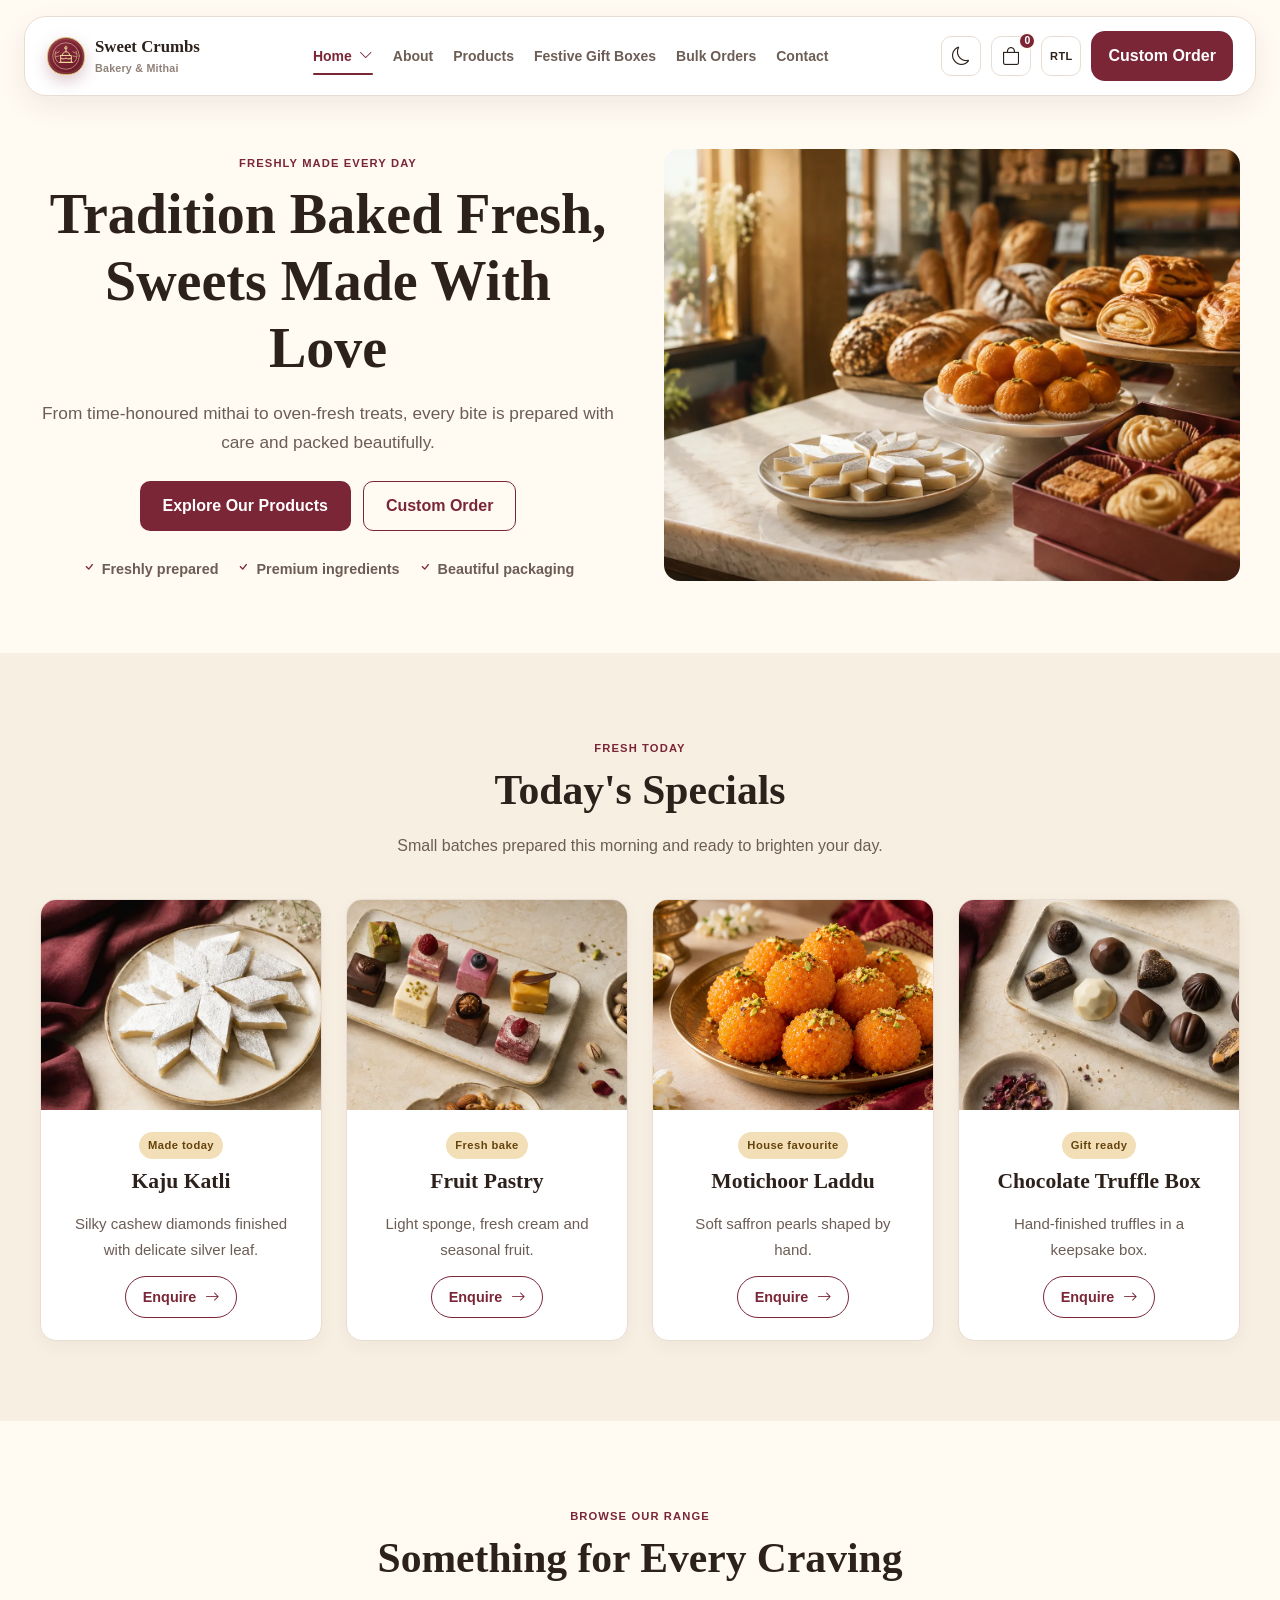
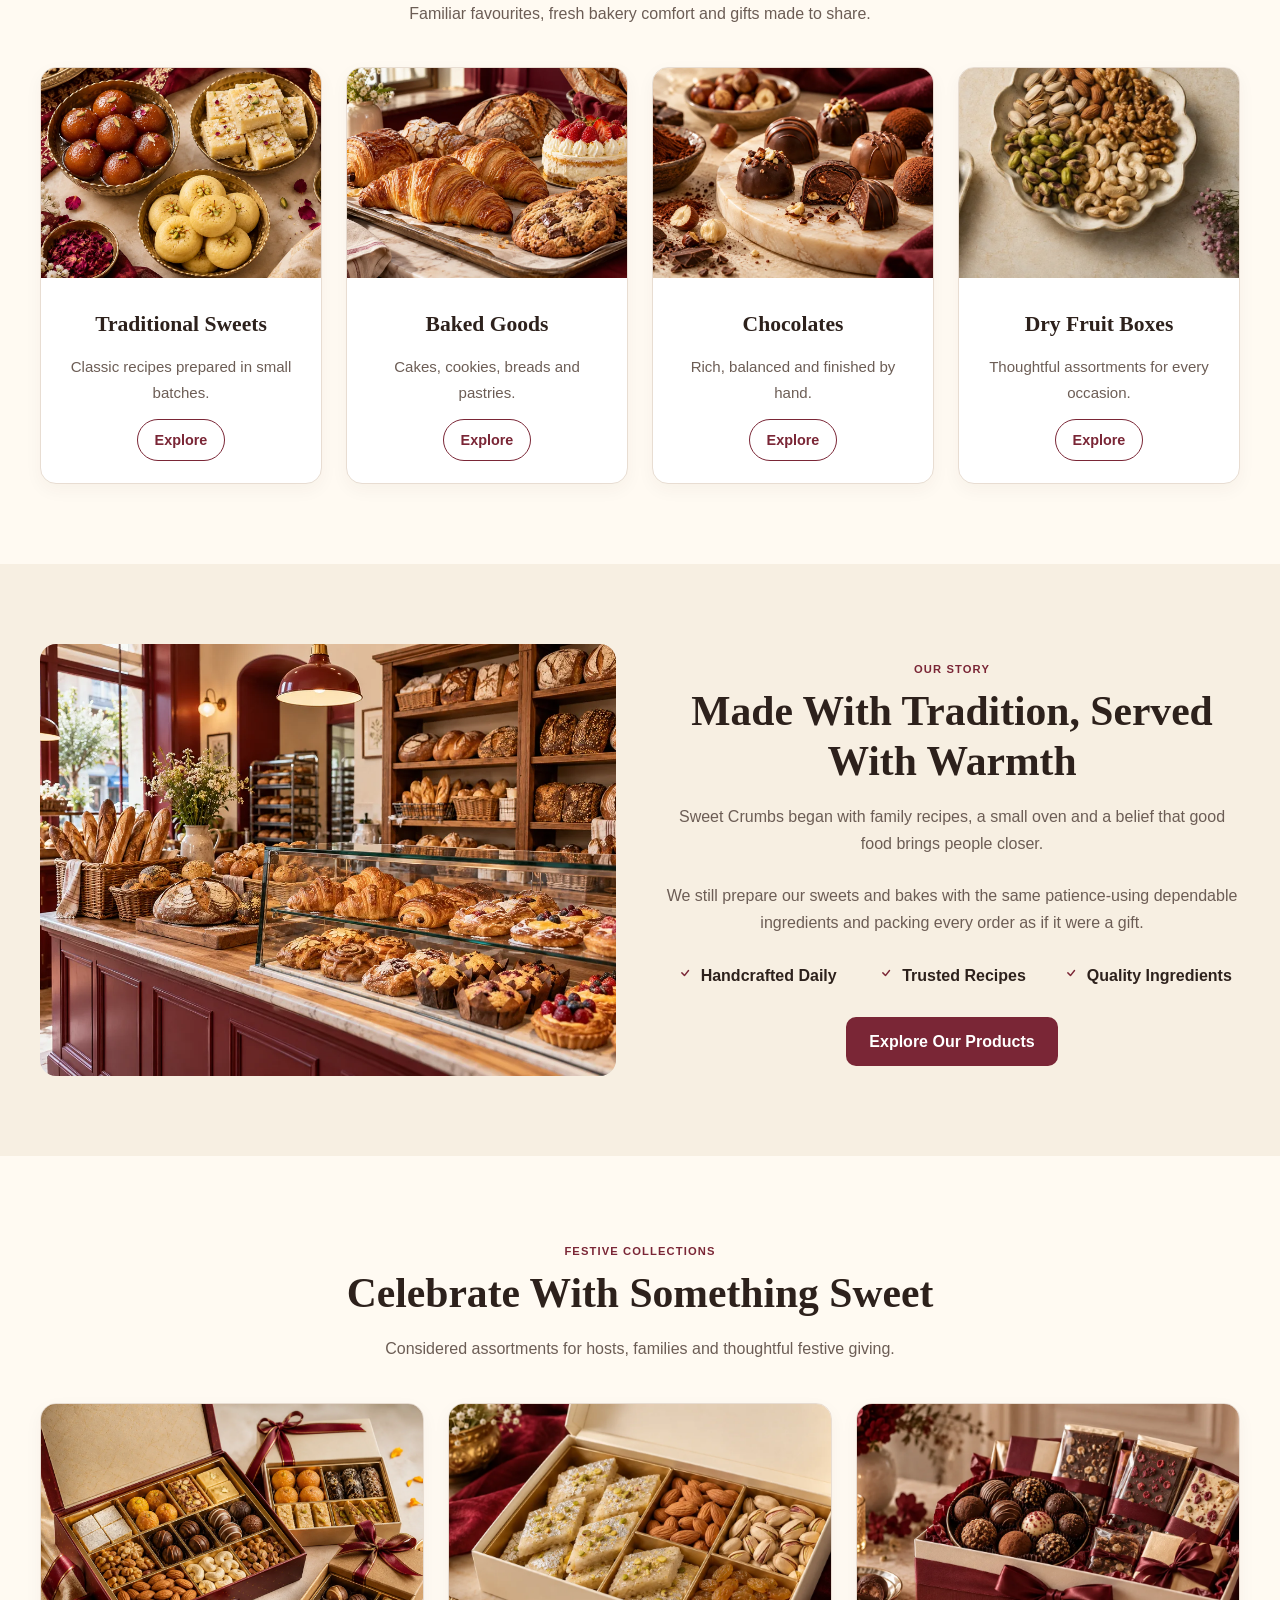
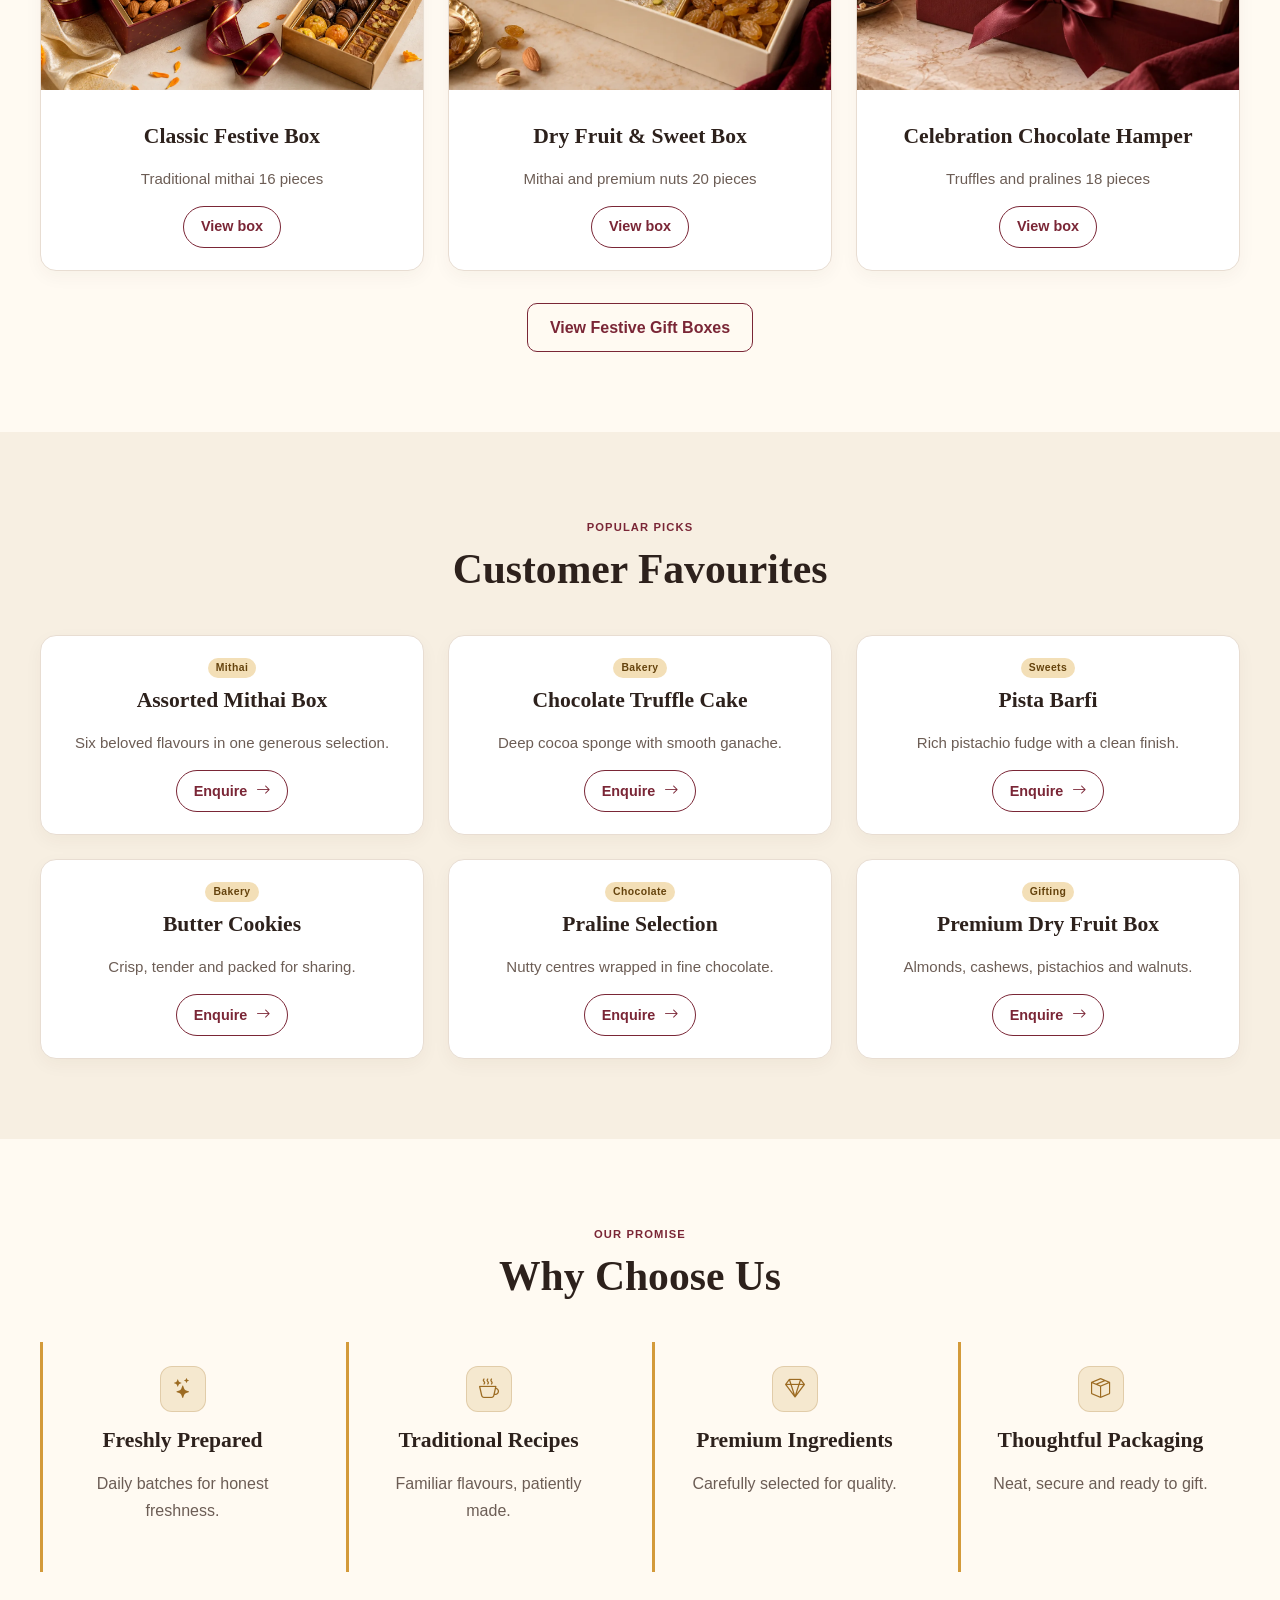
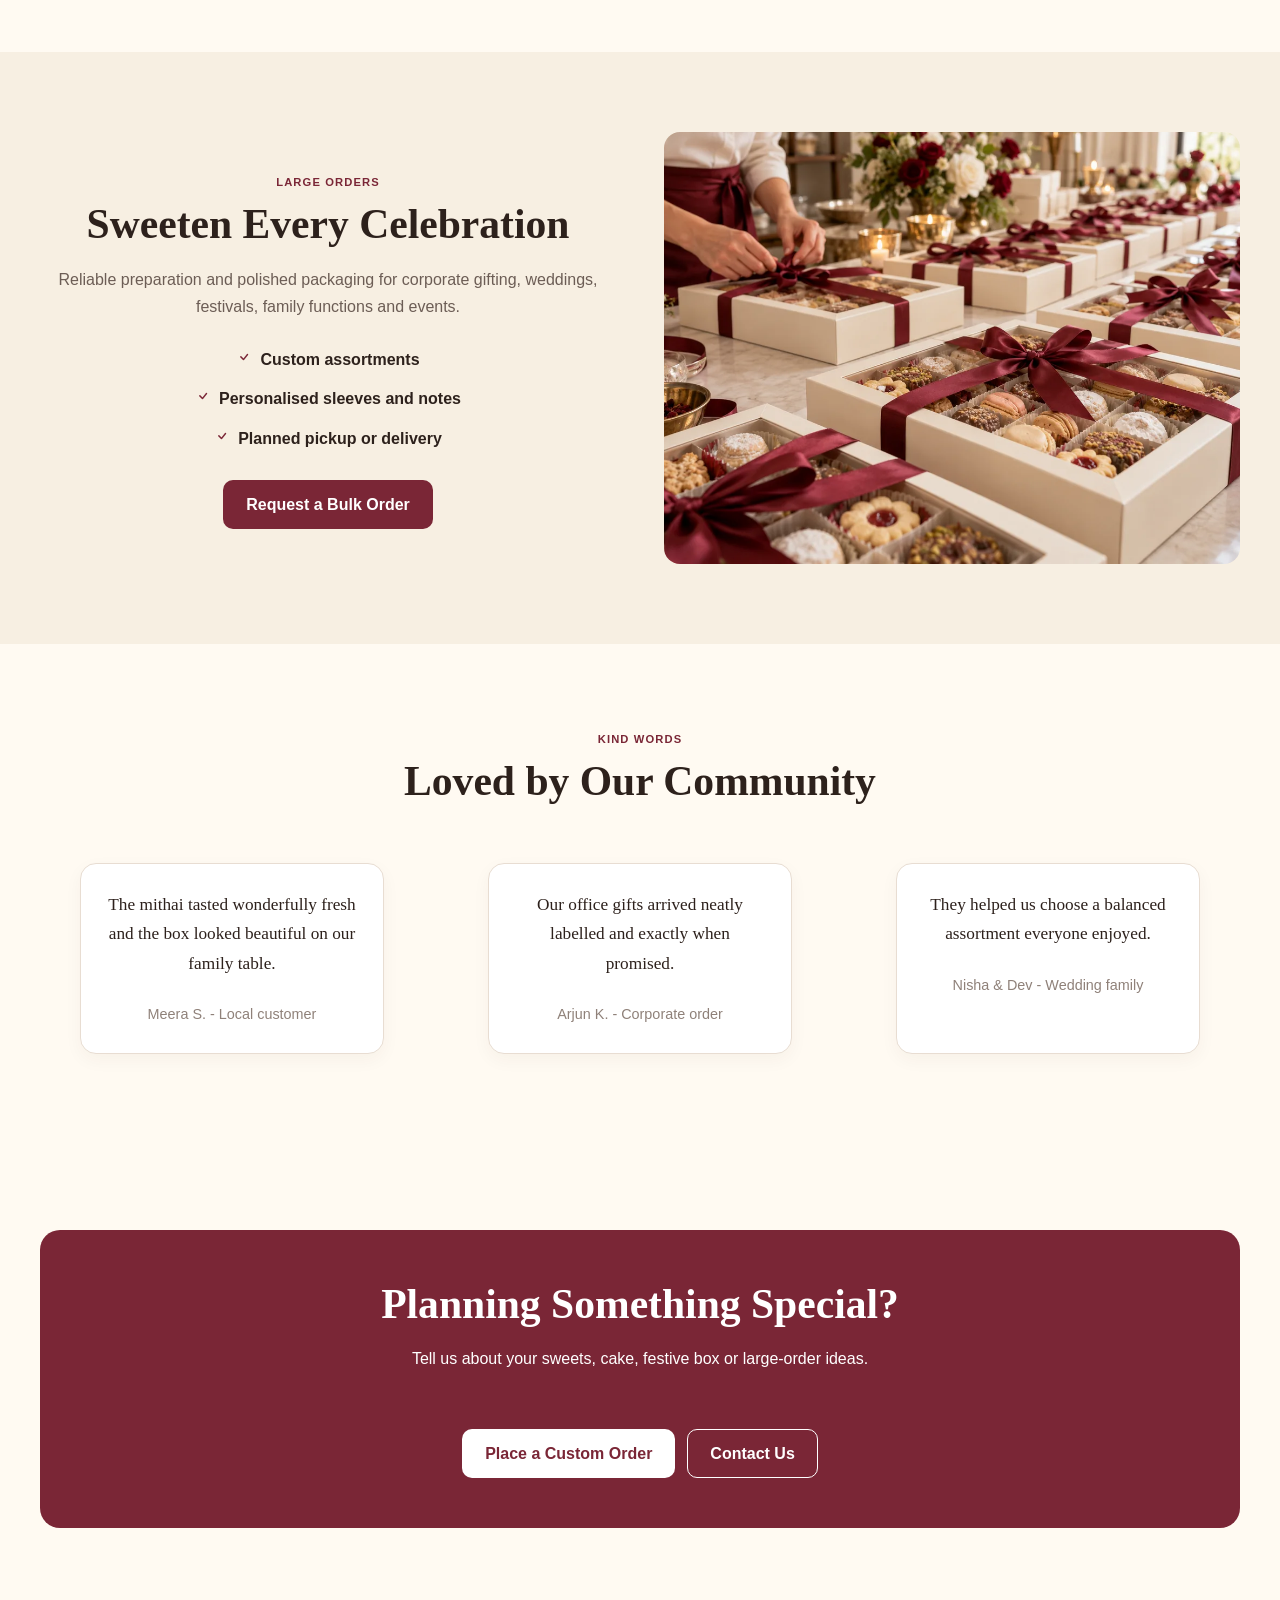
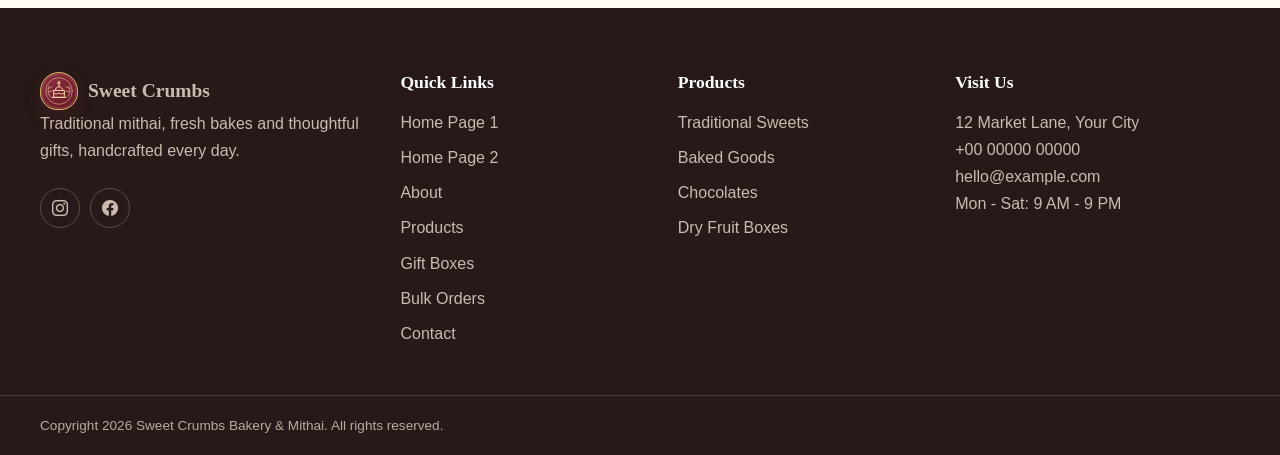
<file: index.html>
<!doctype html>
<html lang="en">
    <head>
        <meta charset="UTF-8" />
        <meta name="viewport" content="width=device-width, initial-scale=1" />
        <title>Sweet Crumbs Bakery &amp; Mithai</title>
        <link rel="icon" type="image/svg+xml" href="assets/images/common/favicon.svg" />
        <meta name="description" content="Sweet Crumbs Bakery &amp; Mithai" />
        <meta http-equiv="refresh" content="0; url=pages/index.html" />
        <link rel="canonical" href="pages/index.html" />
        <script>
            const destination = new URL("pages/index.html", window.location.href);
            destination.search = window.location.search;
            destination.hash = window.location.hash;
            window.location.replace(destination.href);
        </script>
    </head>
    <body>
        <p>Opening <a href="pages/index.html">Sweet Crumbs home page</a>…</p>
    </body>
</html>
</file>
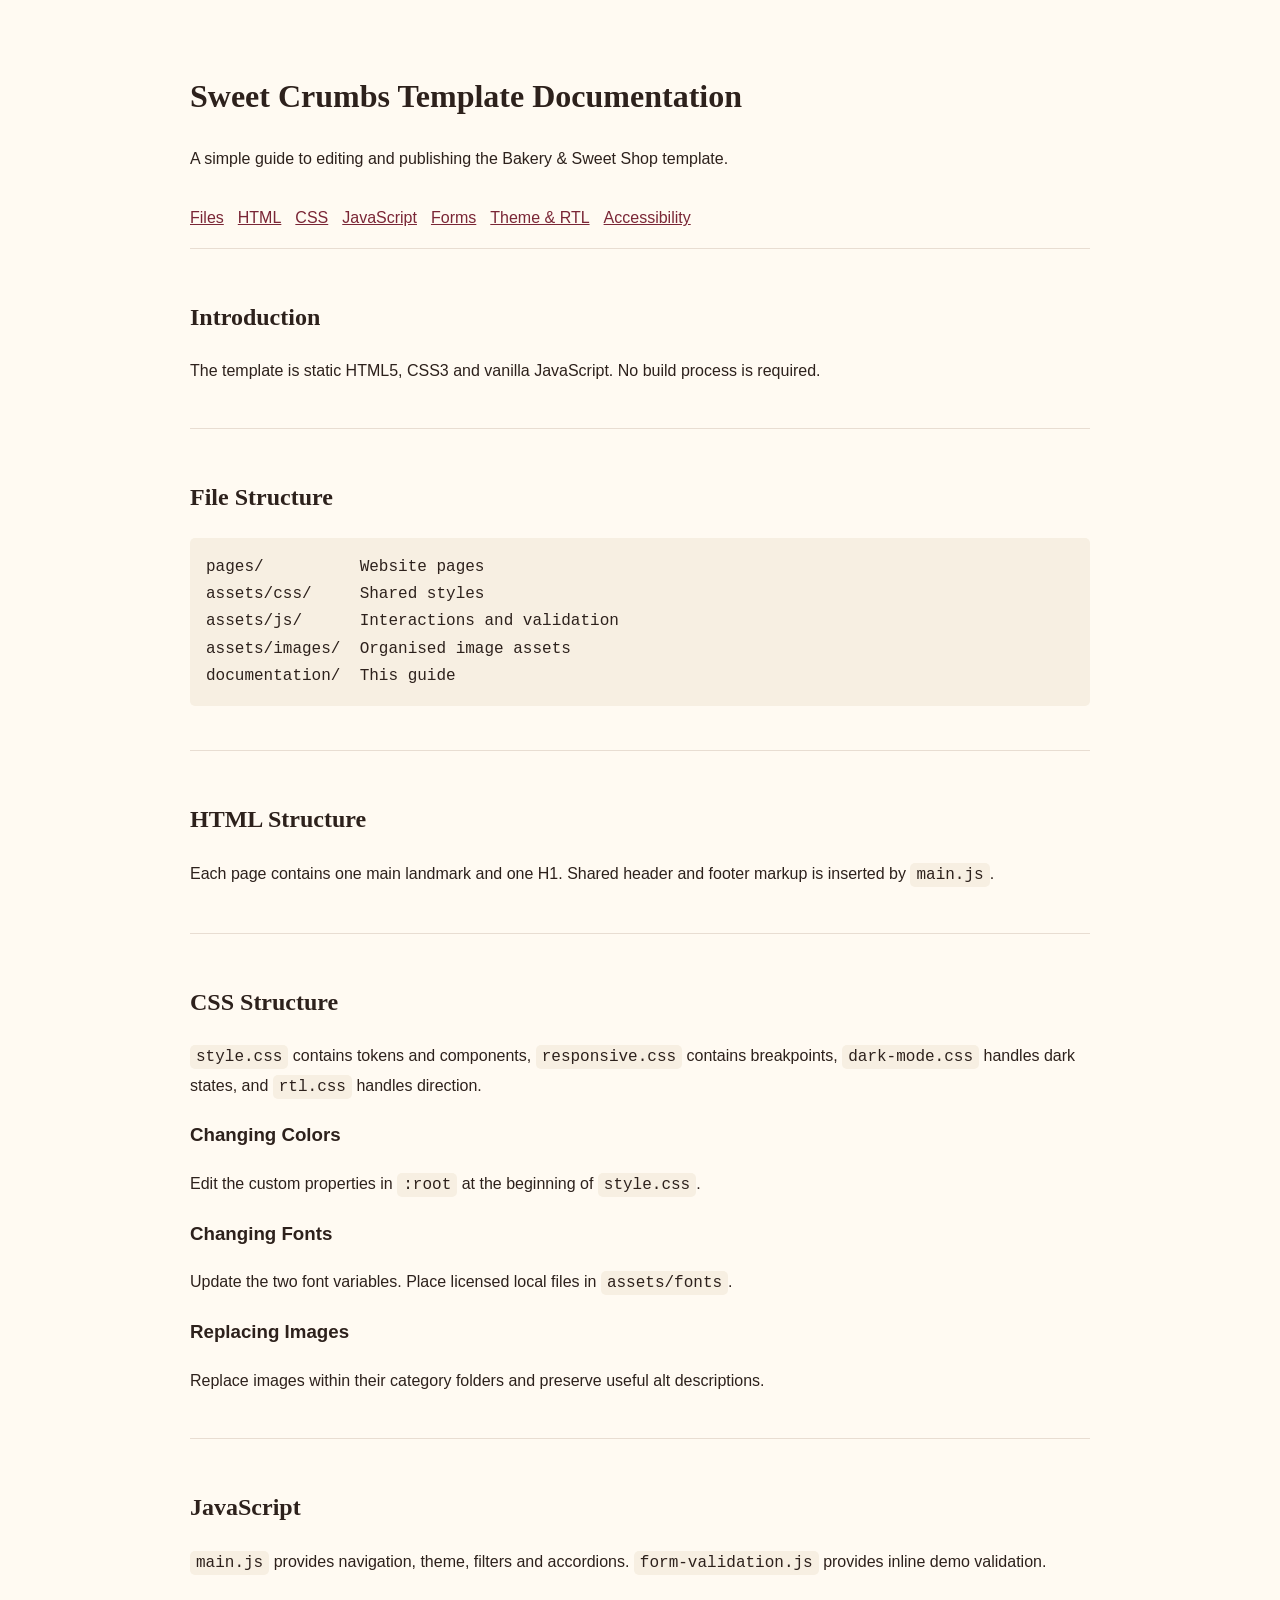
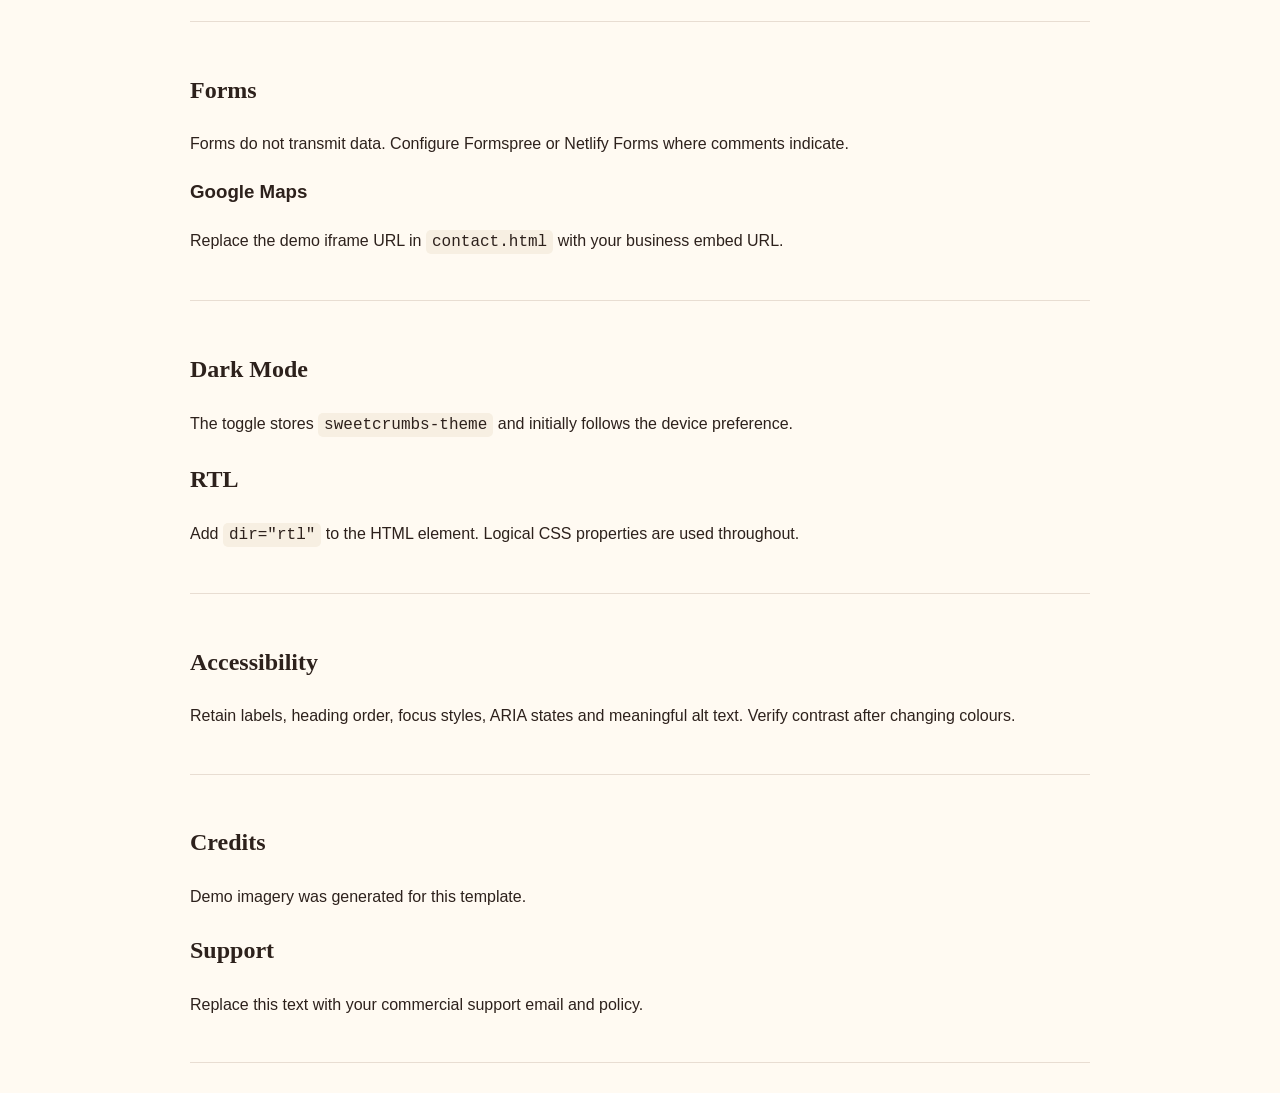
<file: documentation/index.html>
<!doctype html>
<html lang="en">
    <head>
        <meta charset="UTF-8" />
        <meta name="viewport" content="width=device-width,initial-scale=1" />
        <title>Sweet Crumbs Documentation</title>
        <link rel="icon" type="image/svg+xml" href="../assets/images/common/favicon.svg" />
        <style>
            body {
                margin: 0;
                font:
                    16px/1.7 Arial,
                    sans-serif;
                color: #2d211c;
                background: #fffaf2;
            }
            .wrap {
                width: min(900px, calc(100% - 32px));
                margin: auto;
                padding: 48px 0;
            }
            nav {
                display: flex;
                flex-wrap: wrap;
                gap: 14px;
                padding: 16px 0;
                border-bottom: 1px solid #e8ddd2;
            }
            a {
                color: #7a2636;
            }
            section {
                padding: 28px 0;
                border-bottom: 1px solid #e8ddd2;
            }
            code,
            pre {
                background: #f7efe2;
                padding: 3px 6px;
                border-radius: 5px;
            }
            pre {
                padding: 16px;
                overflow: auto;
            }
            h1,
            h2 {
                font-family: Georgia, serif;
            }
        </style>
    </head>
    <body>
        <main class="wrap">
            <h1>Sweet Crumbs Template Documentation</h1>
            <p>A simple guide to editing and publishing the Bakery & Sweet Shop template.</p>
            <nav>
                <a href="#structure">Files</a><a href="#html">HTML</a><a href="#css">CSS</a
                ><a href="#js">JavaScript</a><a href="#forms">Forms</a
                ><a href="#theme">Theme & RTL</a><a href="#accessibility">Accessibility</a>
            </nav>
            <section>
                <h2>Introduction</h2>
                <p>
                    The template is static HTML5, CSS3 and vanilla JavaScript. No build process is
                    required.
                </p>
            </section>
            <section id="structure">
                <h2>File Structure</h2>
                <pre>
pages/          Website pages
assets/css/     Shared styles
assets/js/      Interactions and validation
assets/images/  Organised image assets
documentation/  This guide</pre
                >
            </section>
            <section id="html">
                <h2>HTML Structure</h2>
                <p>
                    Each page contains one main landmark and one H1. Shared header and footer markup
                    is inserted by <code>main.js</code>.
                </p>
            </section>
            <section id="css">
                <h2>CSS Structure</h2>
                <p>
                    <code>style.css</code> contains tokens and components,
                    <code>responsive.css</code> contains breakpoints,
                    <code>dark-mode.css</code> handles dark states, and <code>rtl.css</code> handles
                    direction.
                </p>
                <h3>Changing Colors</h3>
                <p>
                    Edit the custom properties in <code>:root</code> at the beginning of
                    <code>style.css</code>.
                </p>
                <h3>Changing Fonts</h3>
                <p>
                    Update the two font variables. Place licensed local files in
                    <code>assets/fonts</code>.
                </p>
                <h3>Replacing Images</h3>
                <p>
                    Replace images within their category folders and preserve useful alt
                    descriptions.
                </p>
            </section>
            <section id="js">
                <h2>JavaScript</h2>
                <p>
                    <code>main.js</code> provides navigation, theme, filters and accordions.
                    <code>form-validation.js</code> provides inline demo validation.
                </p>
            </section>
            <section id="forms">
                <h2>Forms</h2>
                <p>
                    Forms do not transmit data. Configure Formspree or Netlify Forms where comments
                    indicate.
                </p>
                <h3>Google Maps</h3>
                <p>
                    Replace the demo iframe URL in <code>contact.html</code> with your business
                    embed URL.
                </p>
            </section>
            <section id="theme">
                <h2>Dark Mode</h2>
                <p>
                    The toggle stores <code>sweetcrumbs-theme</code> and initially follows the
                    device preference.
                </p>
                <h2>RTL</h2>
                <p>
                    Add <code>dir="rtl"</code> to the HTML element. Logical CSS properties are used
                    throughout.
                </p>
            </section>
            <section id="accessibility">
                <h2>Accessibility</h2>
                <p>
                    Retain labels, heading order, focus styles, ARIA states and meaningful alt text.
                    Verify contrast after changing colours.
                </p>
            </section>
            <section>
                <h2>Credits</h2>
                <p>Demo imagery was generated for this template.</p>
                <h2>Support</h2>
                <p>Replace this text with your commercial support email and policy.</p>
            </section>
        </main>
    </body>
</html>
</file>
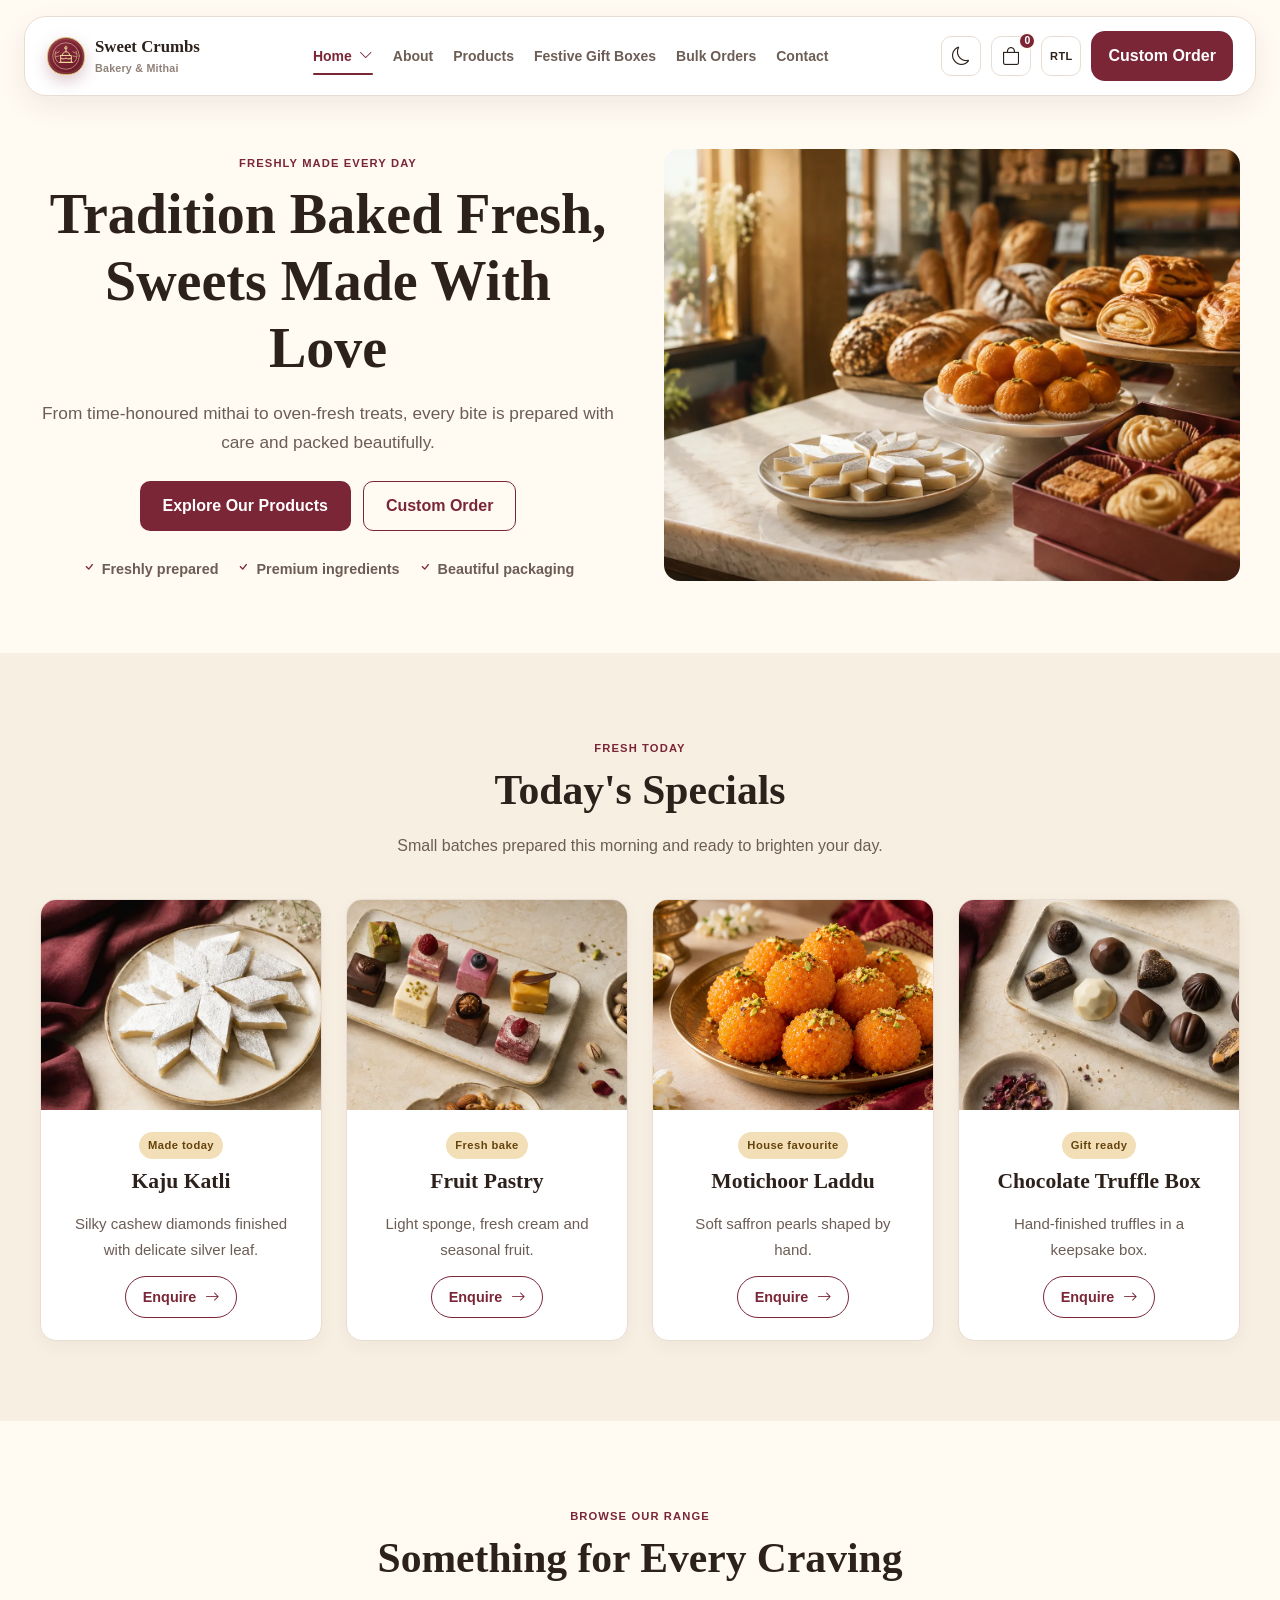
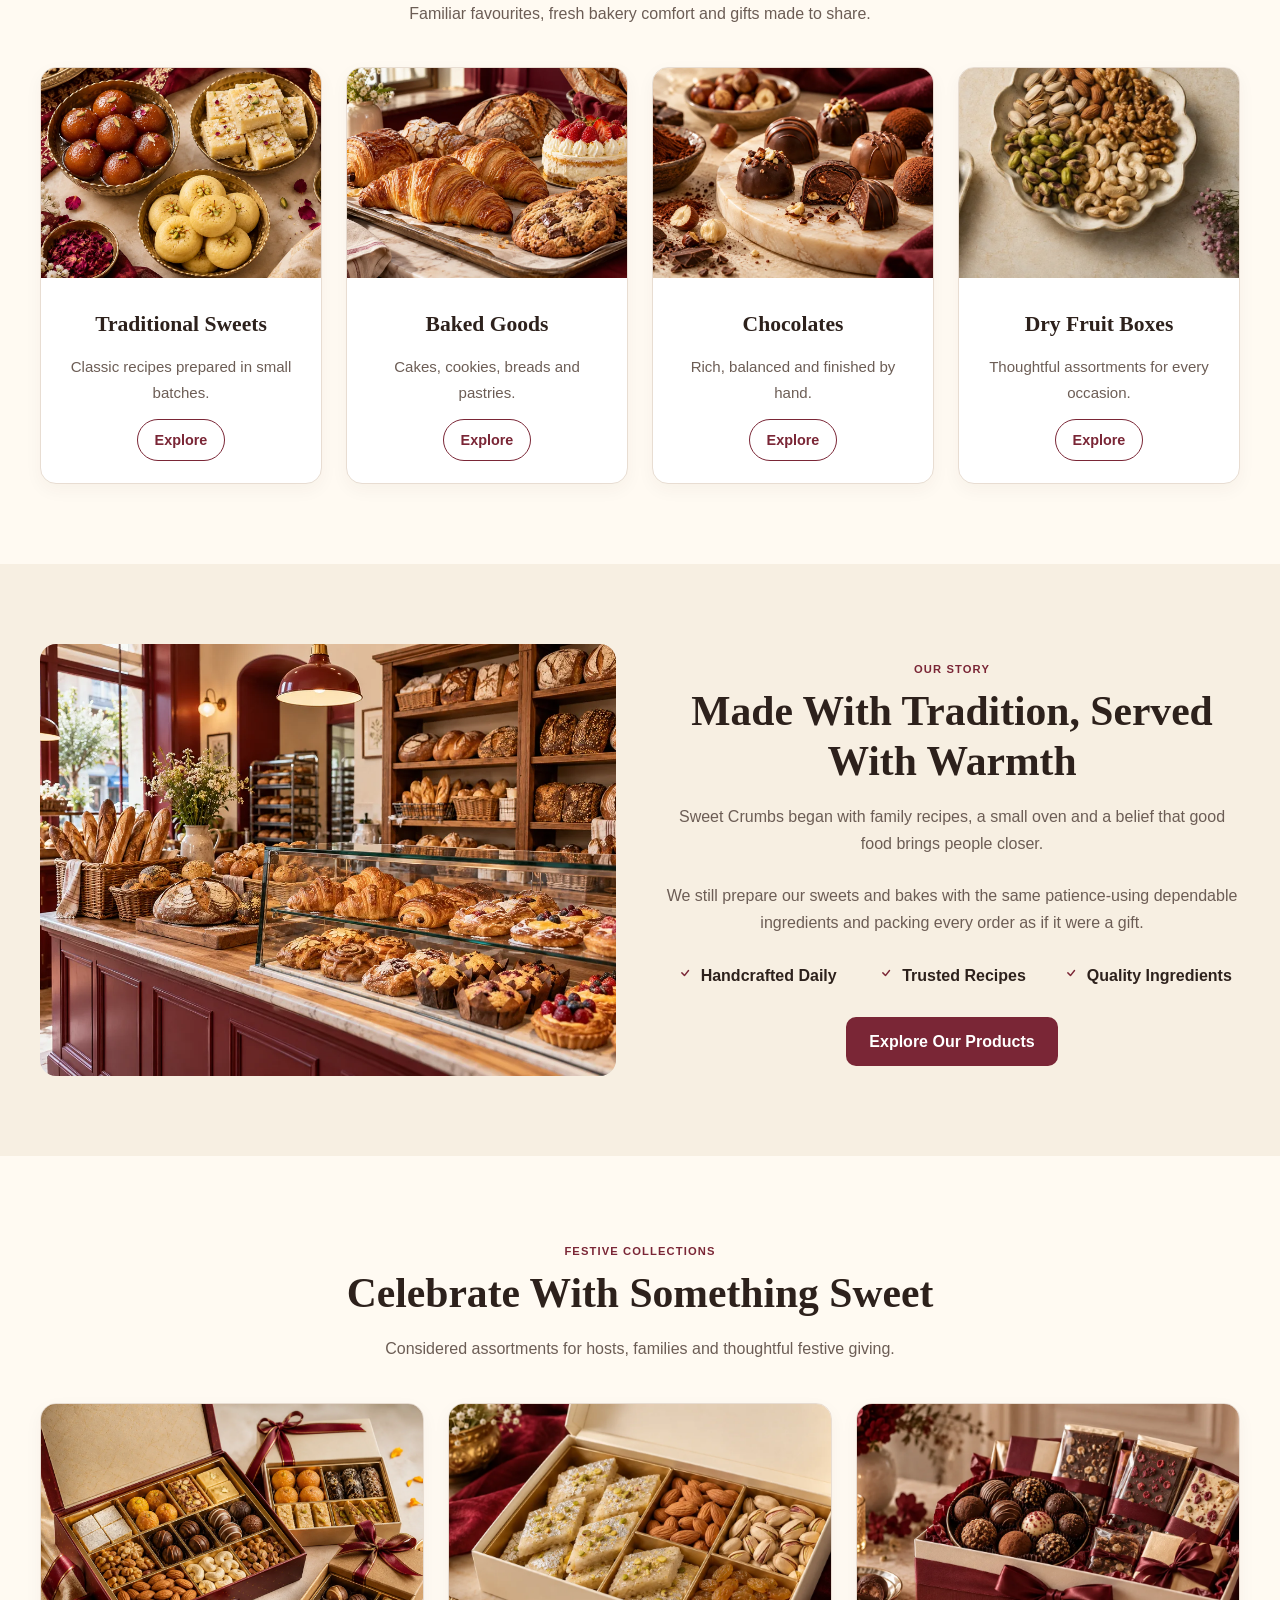
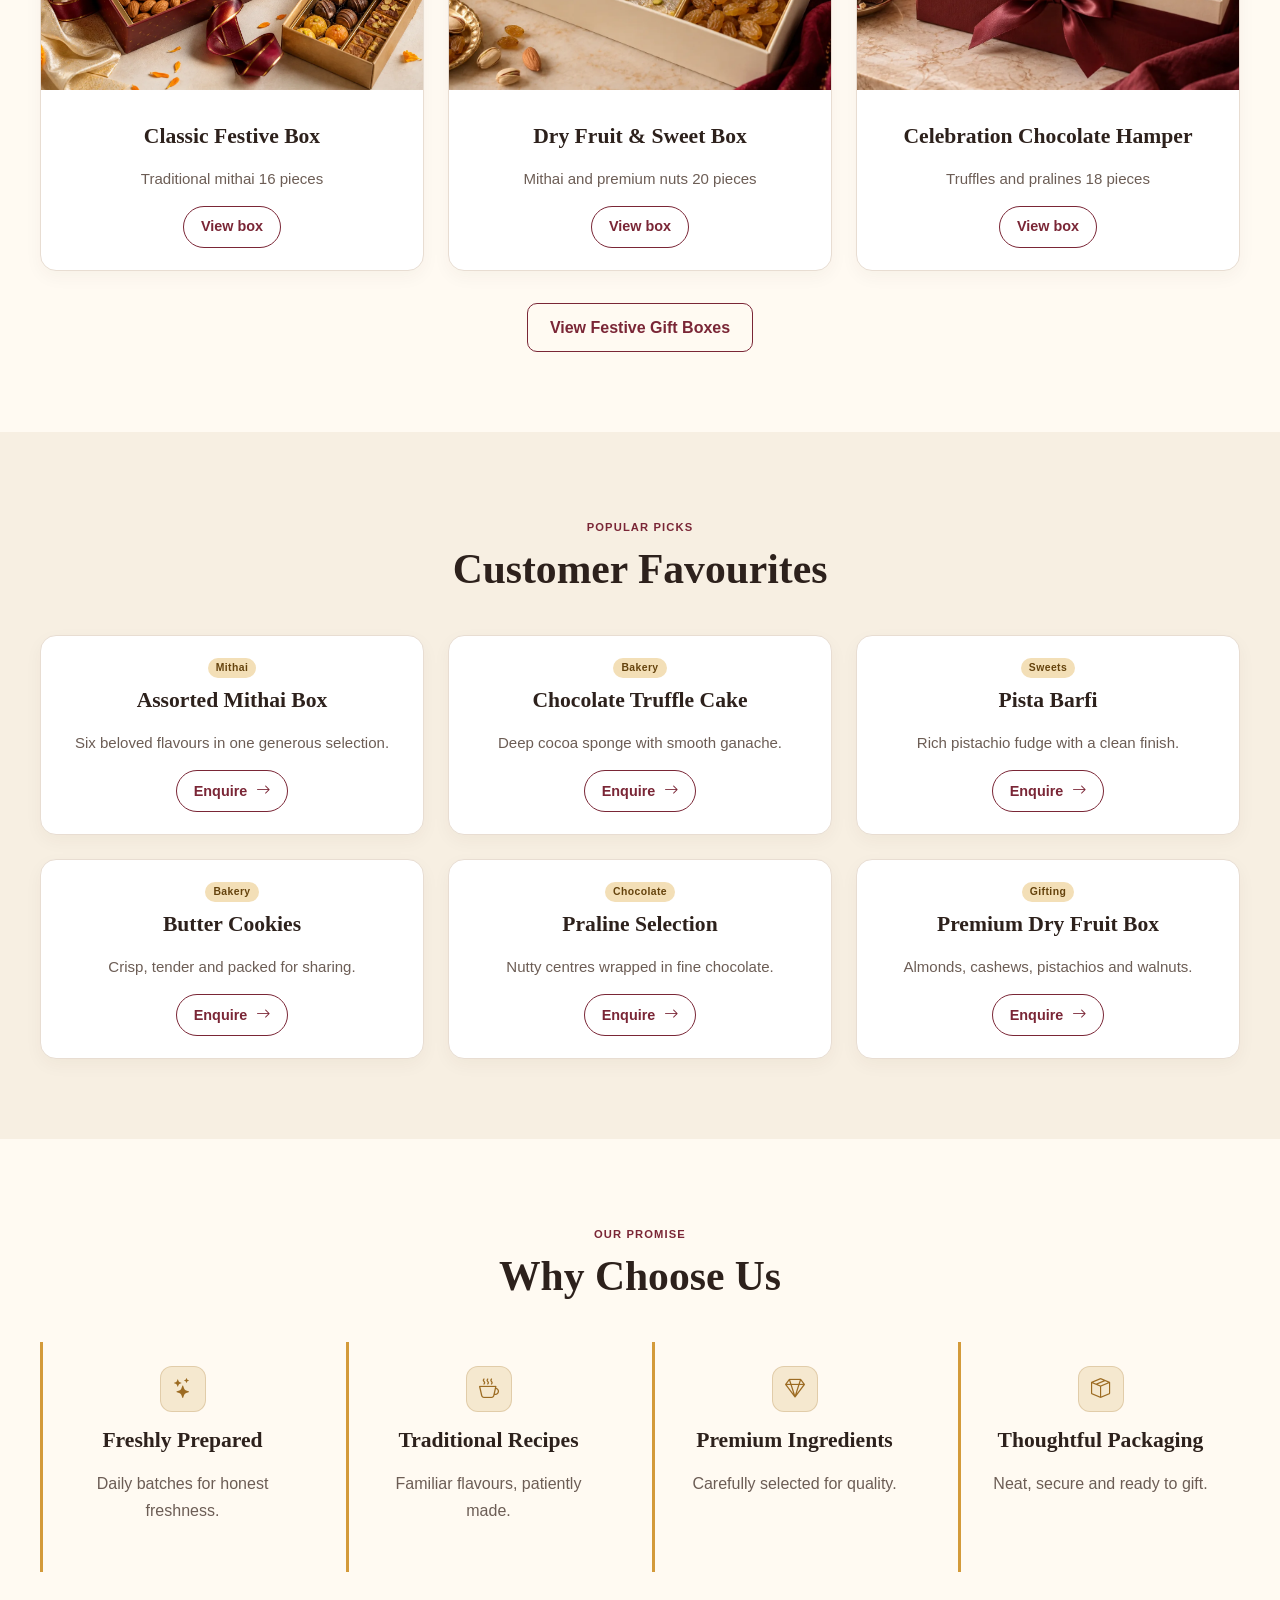
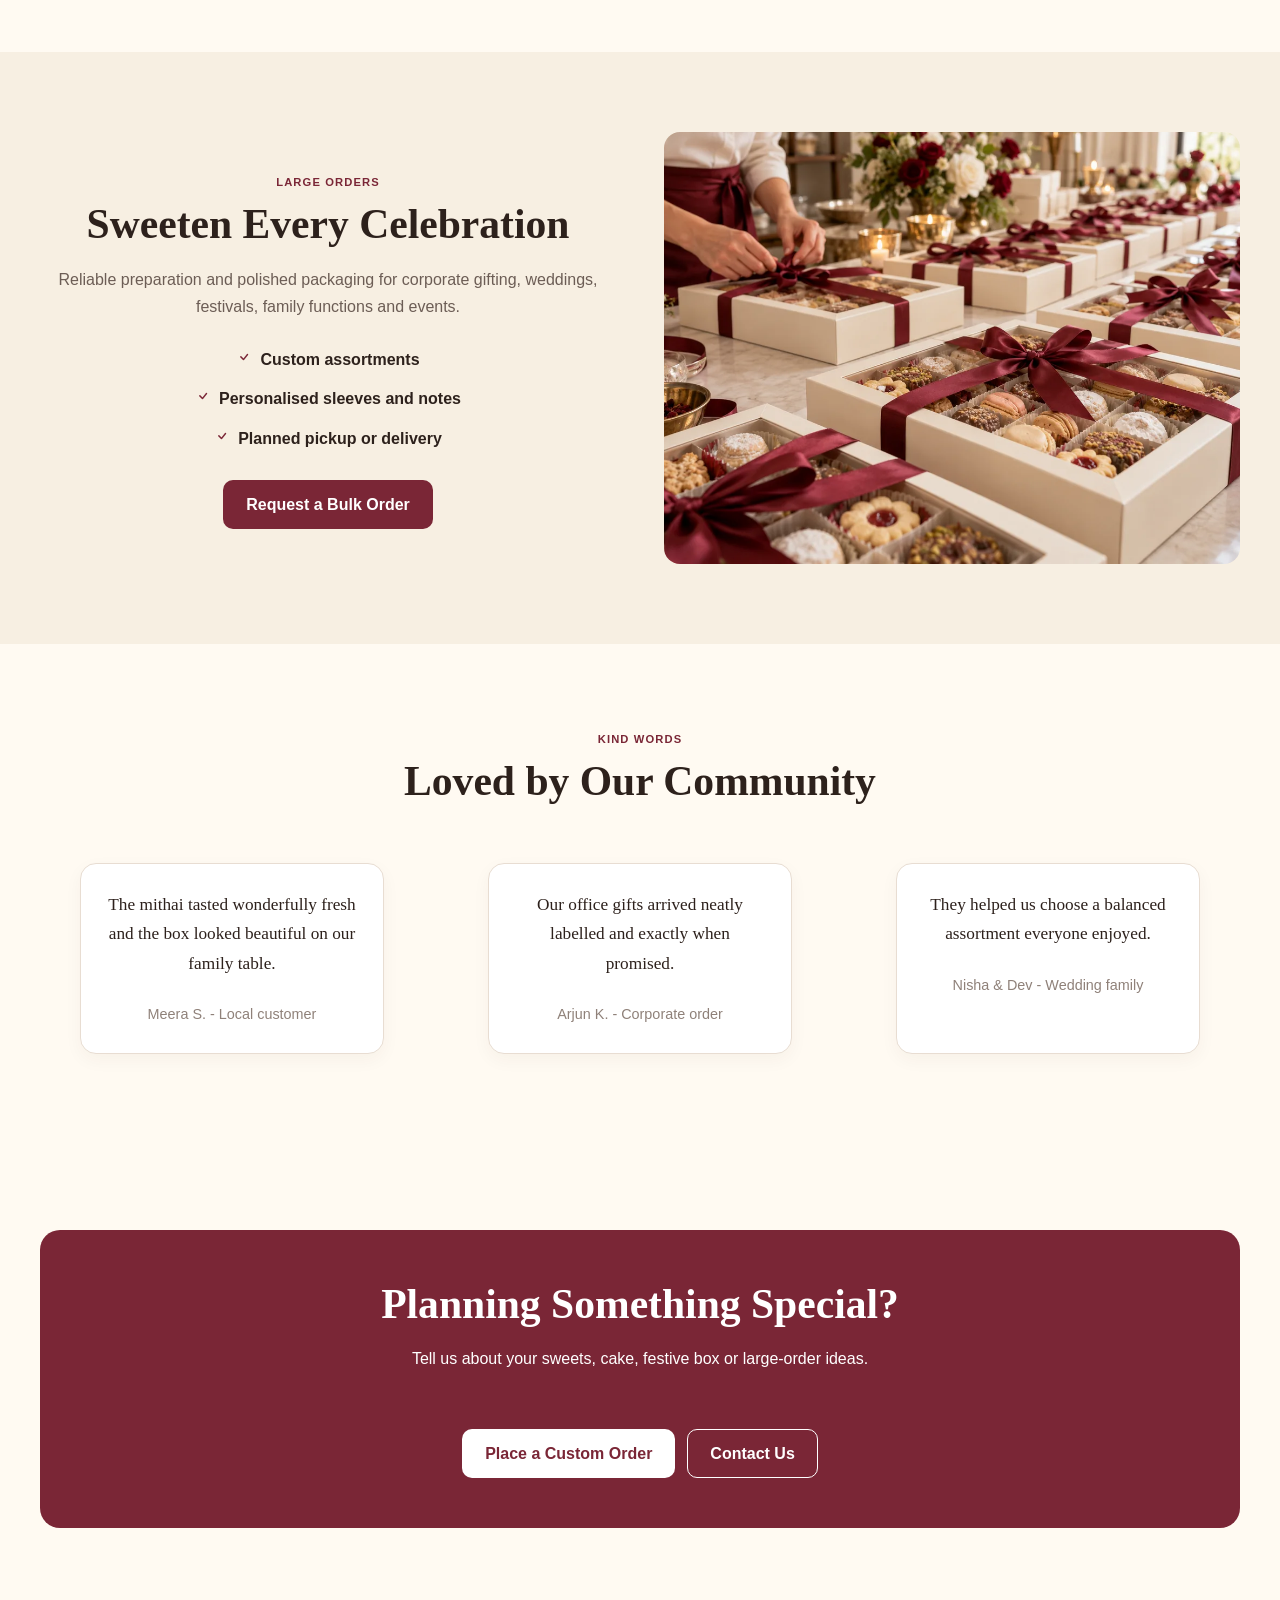
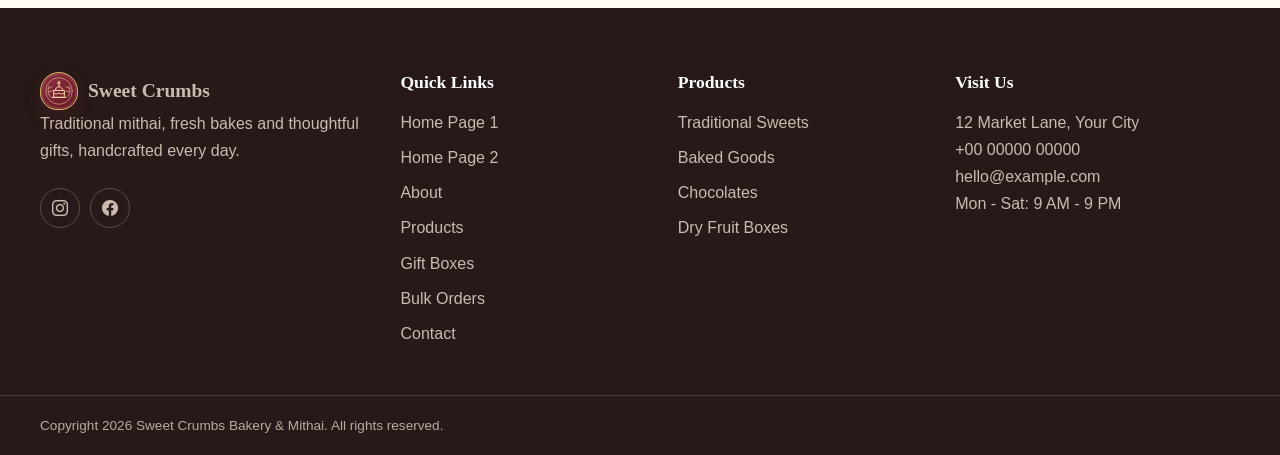
<file: pages/index.html>
<!doctype html>
<html lang="en">
    <head>
        <meta charset="UTF-8" />
        <meta name="viewport" content="width=device-width,initial-scale=1" />
        <title>Sweet Crumbs Bakery & Mithai | Fresh Sweets and Bakes</title>
        <link rel="icon" type="image/svg+xml" href="../assets/images/common/favicon.svg" />
        <meta
            name="description"
            content="Discover handcrafted Indian sweets, fresh bakery treats and thoughtful gift boxes from Sweet Crumbs."
        />
        <link rel="canonical" href="https://example.com/pages/index.html" />
        <meta property="og:title" content="Sweet Crumbs Bakery & Mithai" />
        <meta property="og:description" content="Tradition baked fresh, sweets made with love." />
        <link rel="stylesheet" href="../assets/css/bootstrap.min.css" />
        <link rel="stylesheet" href="../assets/css/bootstrap-icons.min.css" />
        <link rel="stylesheet" href="../assets/css/style.css" />
        <link rel="stylesheet" href="../assets/css/responsive.css" />
        <link rel="stylesheet" href="../assets/css/dark-mode.css" />
        <link rel="stylesheet" href="../assets/css/rtl.css" />
        <script>
            document.documentElement.dataset.theme =
                localStorage.getItem("sweetcrumbs-theme") ||
                (matchMedia("(prefers-color-scheme:dark)").matches ? "dark" : "light");
            document.documentElement.dir = localStorage.getItem("sweetcrumbs-direction") || "ltr";
        </script>
    </head>
    <body data-page="home1">
        <div data-site-header></div>
        <main id="main">
            <!-- Hero Start -->
            <section class="hero">
                <div class="container hero-grid">
                    <div class="hero-copy">
                        <span class="eyebrow">Freshly Made Every Day</span>
                        <h1>Tradition Baked Fresh, Sweets Made With Love</h1>
                        <p>
                            From time-honoured mithai to oven-fresh treats, every bite is prepared
                            with care and packed beautifully.
                        </p>
                        <div class="button-row">
                            <a class="btn btn-primary" href="products.html">Explore Our Products</a
                            ><a class="btn btn-secondary" href="contact.html#custom-order"
                                >Custom Order</a
                            >
                        </div>
                        <div class="proofs">
                            <span>Freshly prepared</span><span>Premium ingredients</span
                            ><span>Beautiful packaging</span>
                        </div>
                    </div>
                    <div class="hero-media">
                        <img
                            src="../assets/images/home-1/bakery-hero.webp"
                            width="1200"
                            height="800"
                            alt="Fresh Indian sweets and artisan bakes displayed in a warm bakery"
                        />
                    </div>
                </div>
            </section>
            <!-- Hero End -->
            <section class="section section-soft">
                <div class="container">
                    <div class="section-header">
                        <span class="eyebrow">Fresh Today</span>
                        <h2>Today's Specials</h2>
                        <p>Small batches prepared this morning and ready to brighten your day.</p>
                    </div>
                    <div class="grid grid-4 home-specials-grid">
                        <article class="card">
                            <div class="card-media">
                                <img
                                    class="card-img"
                                    src="../assets/images/products/traditional-sweets/kaju-katli.webp"
                                    loading="lazy"
                                    alt="Silver leaf kaju katli"
                                />
                            </div>
                            <div class="card-body">
                                <span class="tag">Made today</span>
                                <h3>Kaju Katli</h3>
                                <p>Silky cashew diamonds finished with delicate silver leaf.</p>
                                <a href="contact.html#custom-order"
                                    >Enquire <i class="bi bi-arrow-right" aria-hidden="true"></i
                                ></a>
                            </div>
                        </article>
                        <article class="card">
                            <div class="card-media">
                                <img
                                    class="card-img"
                                    src="../assets/images/products/baked-goods/petit-pastries.webp"
                                    loading="lazy"
                                    alt="Fresh fruit pastry selection"
                                />
                            </div>
                            <div class="card-body">
                                <span class="tag">Fresh bake</span>
                                <h3>Fruit Pastry</h3>
                                <p>Light sponge, fresh cream and seasonal fruit.</p>
                                <a href="contact.html#custom-order"
                                    >Enquire <i class="bi bi-arrow-right" aria-hidden="true"></i
                                ></a>
                            </div>
                        </article>
                        <article class="card">
                            <div class="card-media">
                                <img
                                    class="card-img"
                                    src="../assets/images/unique/home-laddu.webp"
                                    loading="lazy"
                                    alt="Fresh motichoor laddu"
                                />
                            </div>
                            <div class="card-body">
                                <span class="tag">House favourite</span>
                                <h3>Motichoor Laddu</h3>
                                <p>Soft saffron pearls shaped by hand.</p>
                                <a href="contact.html#custom-order"
                                    >Enquire <i class="bi bi-arrow-right" aria-hidden="true"></i
                                ></a>
                            </div>
                        </article>
                        <article class="card">
                            <div class="card-media">
                                <img
                                    class="card-img"
                                    src="../assets/images/products/chocolates/artisan-chocolates.webp"
                                    loading="lazy"
                                    alt="Artisan chocolate truffles"
                                />
                            </div>
                            <div class="card-body">
                                <span class="tag">Gift ready</span>
                                <h3>Chocolate Truffle Box</h3>
                                <p>Hand-finished truffles in a keepsake box.</p>
                                <a href="contact.html#custom-order"
                                    >Enquire <i class="bi bi-arrow-right" aria-hidden="true"></i
                                ></a>
                            </div>
                        </article>
                    </div>
                </div>
            </section>
            <section class="section">
                <div class="container">
                    <div class="section-header center">
                        <span class="eyebrow">Browse Our Range</span>
                        <h2>Something for Every Craving</h2>
                        <p>Familiar favourites, fresh bakery comfort and gifts made to share.</p>
                    </div>
                    <div class="grid grid-4">
                        <article class="card">
                            <img
                                class="card-img"
                                src="../assets/images/unique/home-sweets-range.webp"
                                loading="lazy"
                                alt="Traditional Indian sweets"
                            />
                            <div class="card-body">
                                <h3>Traditional Sweets</h3>
                                <p>Classic recipes prepared in small batches.</p>
                                <a href="products.html#traditional">Explore </a>
                            </div>
                        </article>
                        <article class="card">
                            <img
                                class="card-img"
                                src="../assets/images/unique/home-bakery-range.webp"
                                loading="lazy"
                                alt="Fresh baked pastries"
                            />
                            <div class="card-body">
                                <h3>Baked Goods</h3>
                                <p>Cakes, cookies, breads and pastries.</p>
                                <a href="products.html#bakery">Explore </a>
                            </div>
                        </article>
                        <article class="card">
                            <img
                                class="card-img"
                                src="../assets/images/unique/home-chocolates-range.webp"
                                loading="lazy"
                                alt="Handmade chocolates"
                            />
                            <div class="card-body">
                                <h3>Chocolates</h3>
                                <p>Rich, balanced and finished by hand.</p>
                                <a href="products.html#chocolates">Explore </a>
                            </div>
                        </article>
                        <article class="card">
                            <img
                                class="card-img"
                                src="../assets/images/products/dry-fruit-boxes/premium-dry-fruits.webp"
                                loading="lazy"
                                alt="Premium dry fruit selection"
                            />
                            <div class="card-body">
                                <h3>Dry Fruit Boxes</h3>
                                <p>Thoughtful assortments for every occasion.</p>
                                <a href="products.html#dry-fruits">Explore </a>
                            </div>
                        </article>
                    </div>
                </div>
            </section>
            <section class="section section-soft">
                <div class="container hero-grid">
                    <img
                        class="editorial-img"
                        src="../assets/images/unique/home-story.webp"
                        loading="lazy"
                        alt="A warm traditional bakery counter"
                    />
                    <div>
                        <span class="eyebrow">Our Story</span>
                        <h2>Made With Tradition, Served With Warmth</h2>
                        <p>
                            Sweet Crumbs began with family recipes, a small oven and a belief that
                            good food brings people closer.
                        </p>
                        <p>
                            We still prepare our sweets and bakes with the same patience-using
                            dependable ingredients and packing every order as if it were a gift.
                        </p>
                        <ul class="story-list">
                            <li>Handcrafted Daily</li>
                            <li>Trusted Recipes</li>
                            <li>Quality Ingredients</li>
                        </ul>
                        <a class="btn btn-primary" href="products.html">Explore Our Products</a>
                    </div>
                </div>
            </section>
            <section class="section">
                <div class="container">
                    <div class="section-header">
                        <span class="eyebrow">Festive Collections</span>
                        <h2>Celebrate With Something Sweet</h2>
                        <p>
                            Considered assortments for hosts, families and thoughtful festive
                            giving.
                        </p>
                    </div>
                    <div class="grid grid-3">
                        <article class="card">
                            <img
                                class="card-img"
                                src="../assets/images/gift-boxes/festive-collection.webp"
                                loading="lazy"
                                alt="Classic festive sweet box"
                            />
                            <div class="card-body">
                                <h3>Classic Festive Box</h3>
                                <p>Traditional mithai 16 pieces</p>
                                <a href="festive-gift-boxes.html">View box </a>
                            </div>
                        </article>
                        <article class="card">
                            <img
                                class="card-img"
                                src="../assets/images/unique/home-dryfruit-sweet-box.webp"
                                loading="lazy"
                                alt="Dry fruit and sweet gift box"
                            />
                            <div class="card-body">
                                <h3>Dry Fruit & Sweet Box</h3>
                                <p>Mithai and premium nuts 20 pieces</p>
                                <a href="festive-gift-boxes.html">View box </a>
                            </div>
                        </article>
                        <article class="card">
                            <img
                                class="card-img"
                                src="../assets/images/unique/home-chocolate-hamper.webp"
                                loading="lazy"
                                alt="Celebration chocolate hamper"
                            />
                            <div class="card-body">
                                <h3>Celebration Chocolate Hamper</h3>
                                <p>Truffles and pralines 18 pieces</p>
                                <a href="festive-gift-boxes.html">View box </a>
                            </div>
                        </article>
                    </div>
                    <div class="mt-4 text-center">
                        <a class="btn btn-secondary" href="festive-gift-boxes.html"
                            >View Festive Gift Boxes</a
                        >
                    </div>
                </div>
            </section>
            <section class="section section-soft">
                <div class="container">
                    <div class="section-header">
                        <span class="eyebrow">Popular Picks</span>
                        <h2>Customer Favourites</h2>
                    </div>
                    <div class="grid grid-3 popular-picks-grid">
                        <article class="card card-body">
                            <span class="tag">Mithai</span>
                            <h3>Assorted Mithai Box</h3>
                            <p>Six beloved flavours in one generous selection.</p>
                            <a href="contact.html"
                                >Enquire <i class="bi bi-arrow-right" aria-hidden="true"></i
                            ></a>
                        </article>
                        <article class="card card-body">
                            <span class="tag">Bakery</span>
                            <h3>Chocolate Truffle Cake</h3>
                            <p>Deep cocoa sponge with smooth ganache.</p>
                            <a href="contact.html"
                                >Enquire <i class="bi bi-arrow-right" aria-hidden="true"></i
                            ></a>
                        </article>
                        <article class="card card-body">
                            <span class="tag">Sweets</span>
                            <h3>Pista Barfi</h3>
                            <p>Rich pistachio fudge with a clean finish.</p>
                            <a href="contact.html"
                                >Enquire <i class="bi bi-arrow-right" aria-hidden="true"></i
                            ></a>
                        </article>
                        <article class="card card-body">
                            <span class="tag">Bakery</span>
                            <h3>Butter Cookies</h3>
                            <p>Crisp, tender and packed for sharing.</p>
                            <a href="contact.html"
                                >Enquire <i class="bi bi-arrow-right" aria-hidden="true"></i
                            ></a>
                        </article>
                        <article class="card card-body">
                            <span class="tag">Chocolate</span>
                            <h3>Praline Selection</h3>
                            <p>Nutty centres wrapped in fine chocolate.</p>
                            <a href="contact.html"
                                >Enquire <i class="bi bi-arrow-right" aria-hidden="true"></i
                            ></a>
                        </article>
                        <article class="card card-body">
                            <span class="tag">Gifting</span>
                            <h3>Premium Dry Fruit Box</h3>
                            <p>Almonds, cashews, pistachios and walnuts.</p>
                            <a href="contact.html"
                                >Enquire <i class="bi bi-arrow-right" aria-hidden="true"></i
                            ></a>
                        </article>
                    </div>
                </div>
            </section>
            <section class="section">
                <div class="container">
                    <div class="section-header center">
                        <span class="eyebrow">Our Promise</span>
                        <h2>Why Choose Us</h2>
                    </div>
                    <div class="grid grid-4">
                        <div class="feature">
                            <div class="feature-icon">
                                <i class="bi bi-stars" aria-hidden="true"></i>
                            </div>
                            <h3>Freshly Prepared</h3>
                            <p>Daily batches for honest freshness.</p>
                        </div>
                        <div class="feature">
                            <div class="feature-icon">
                                <i class="bi bi-cup-hot" aria-hidden="true"></i>
                            </div>
                            <h3>Traditional Recipes</h3>
                            <p>Familiar flavours, patiently made.</p>
                        </div>
                        <div class="feature">
                            <div class="feature-icon">
                                <i class="bi bi-gem" aria-hidden="true"></i>
                            </div>
                            <h3>Premium Ingredients</h3>
                            <p>Carefully selected for quality.</p>
                        </div>
                        <div class="feature">
                            <div class="feature-icon">
                                <i class="bi bi-box-seam" aria-hidden="true"></i>
                            </div>
                            <h3>Thoughtful Packaging</h3>
                            <p>Neat, secure and ready to gift.</p>
                        </div>
                    </div>
                </div>
            </section>
            <section class="section section-soft">
                <div class="container hero-grid">
                    <div>
                        <span class="eyebrow">Large Orders</span>
                        <h2>Sweeten Every Celebration</h2>
                        <p>
                            Reliable preparation and polished packaging for corporate gifting,
                            weddings, festivals, family functions and events.
                        </p>
                        <ul class="check-list">
                            <li>Custom assortments</li>
                            <li>Personalised sleeves and notes</li>
                            <li>Planned pickup or delivery</li>
                        </ul>
                        <a class="btn btn-primary" href="bulk-orders.html#bulk-enquiry"
                            >Request a Bulk Order</a
                        >
                    </div>
                    <img
                        class="editorial-img"
                        src="../assets/images/unique/home-celebration-boxes.webp"
                        loading="lazy"
                        alt="Gift boxes prepared for a large celebration"
                    />
                </div>
            </section>
            <section class="section">
                <div class="container">
                    <div class="section-header center">
                        <span class="eyebrow">Kind Words</span>
                        <h2>Loved by Our Community</h2>
                    </div>
                    <div class="grid grid-3">
                        <blockquote class="card quote testimonial-card">
                            <p class="testimonial-text">
                                The mithai tasted wonderfully fresh and the box looked beautiful on
                                our family table.
                            </p>
                            <div class="testimonial-author">
                                <span>Meera S. - Local customer</span>
                            </div>
                        </blockquote>
                        <blockquote class="card quote testimonial-card">
                            <p class="testimonial-text">
                                Our office gifts arrived neatly labelled and exactly when promised.
                            </p>
                            <div class="testimonial-author">
                                <span>Arjun K. - Corporate order</span>
                            </div>
                        </blockquote>
                        <blockquote class="card quote testimonial-card">
                            <p class="testimonial-text">
                                They helped us choose a balanced assortment everyone enjoyed.
                            </p>
                            <div class="testimonial-author">
                                <span>Nisha & Dev - Wedding family</span>
                            </div>
                        </blockquote>
                    </div>
                </div>
            </section>
            <section class="section">
                <div class="container">
                    <div class="cta">
                        <div>
                            <h2>Planning Something Special?</h2>
                            <p>
                                Tell us about your sweets, cake, festive box or large-order ideas.
                            </p>
                        </div>
                        <div class="button-row">
                            <a class="btn btn-primary" href="contact.html#custom-order"
                                >Place a Custom Order</a
                            ><a class="btn btn-secondary" href="contact.html">Contact Us</a>
                        </div>
                    </div>
                </div>
            </section>
        </main>
        <div data-site-footer></div>
        <script src="../assets/js/bootstrap.bundle.min.js"></script>
        <script src="../assets/js/main.js"></script>
    </body>
</html>
</file>
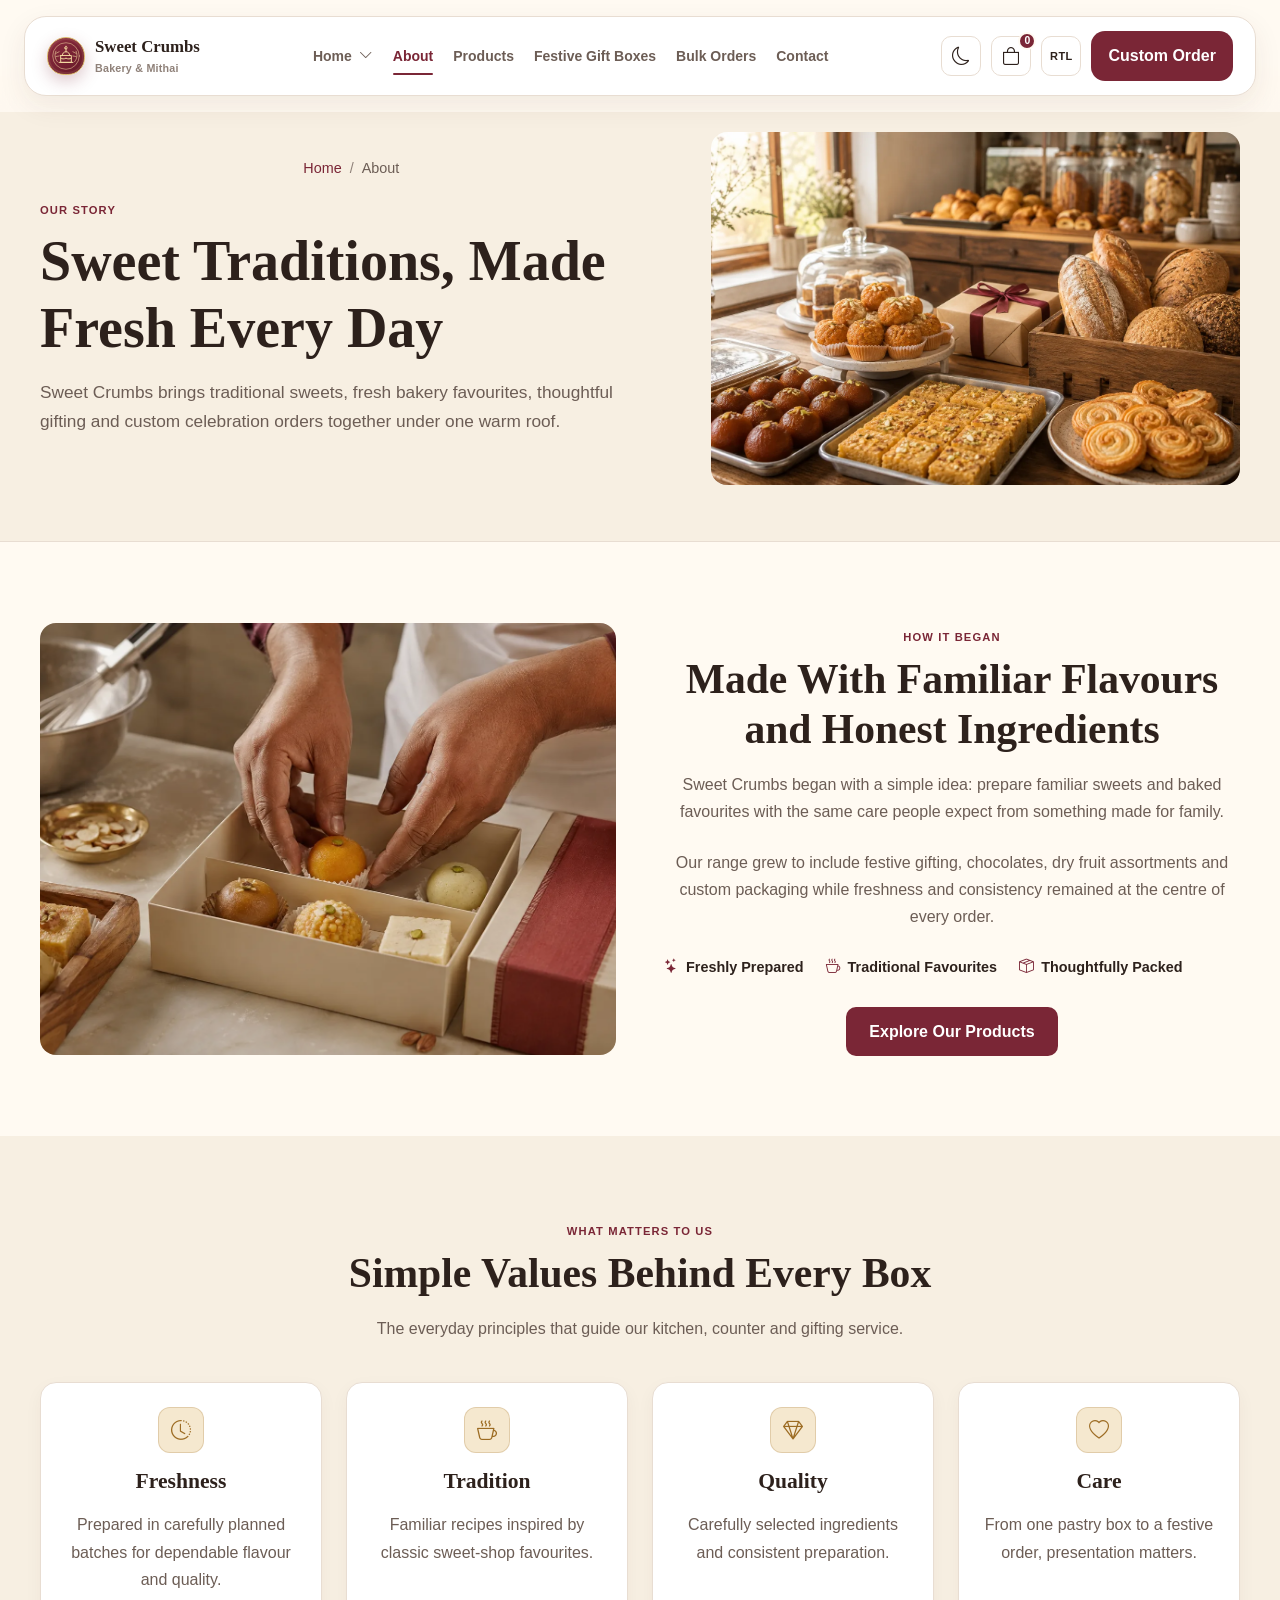
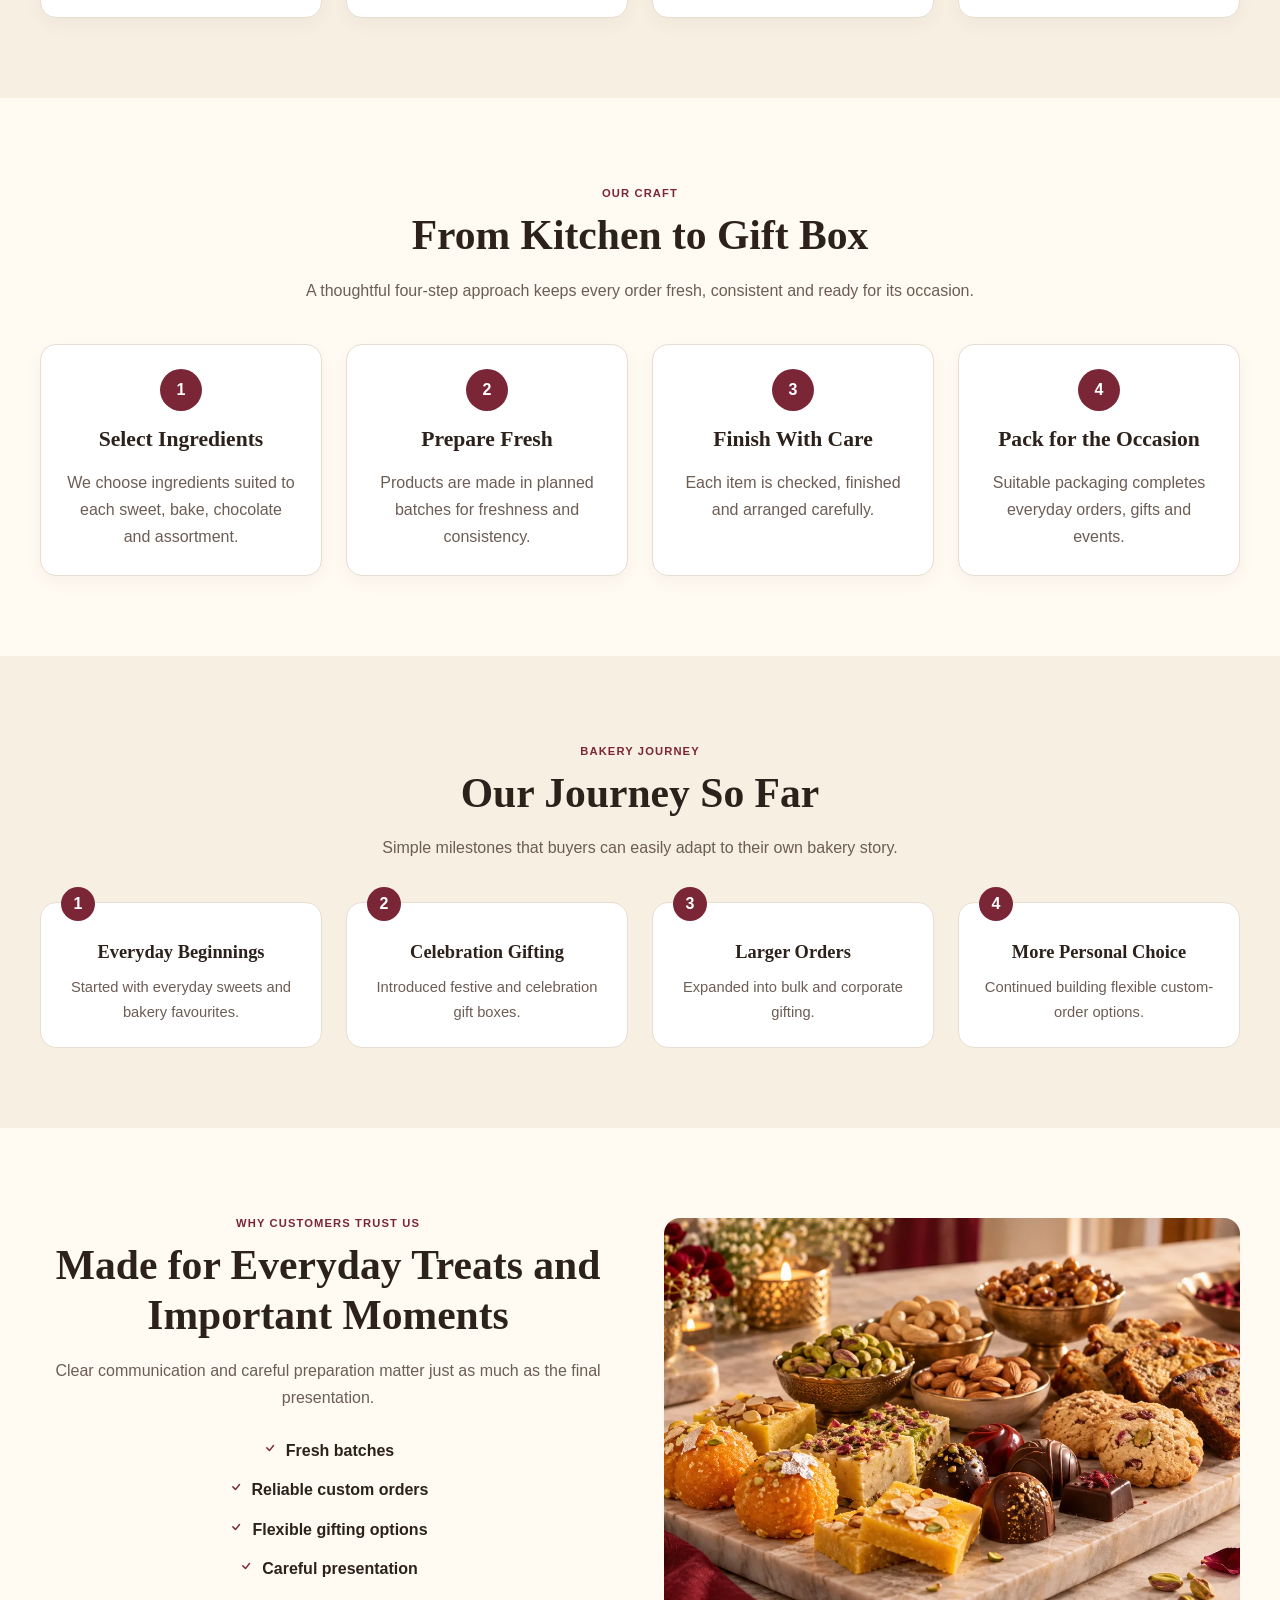
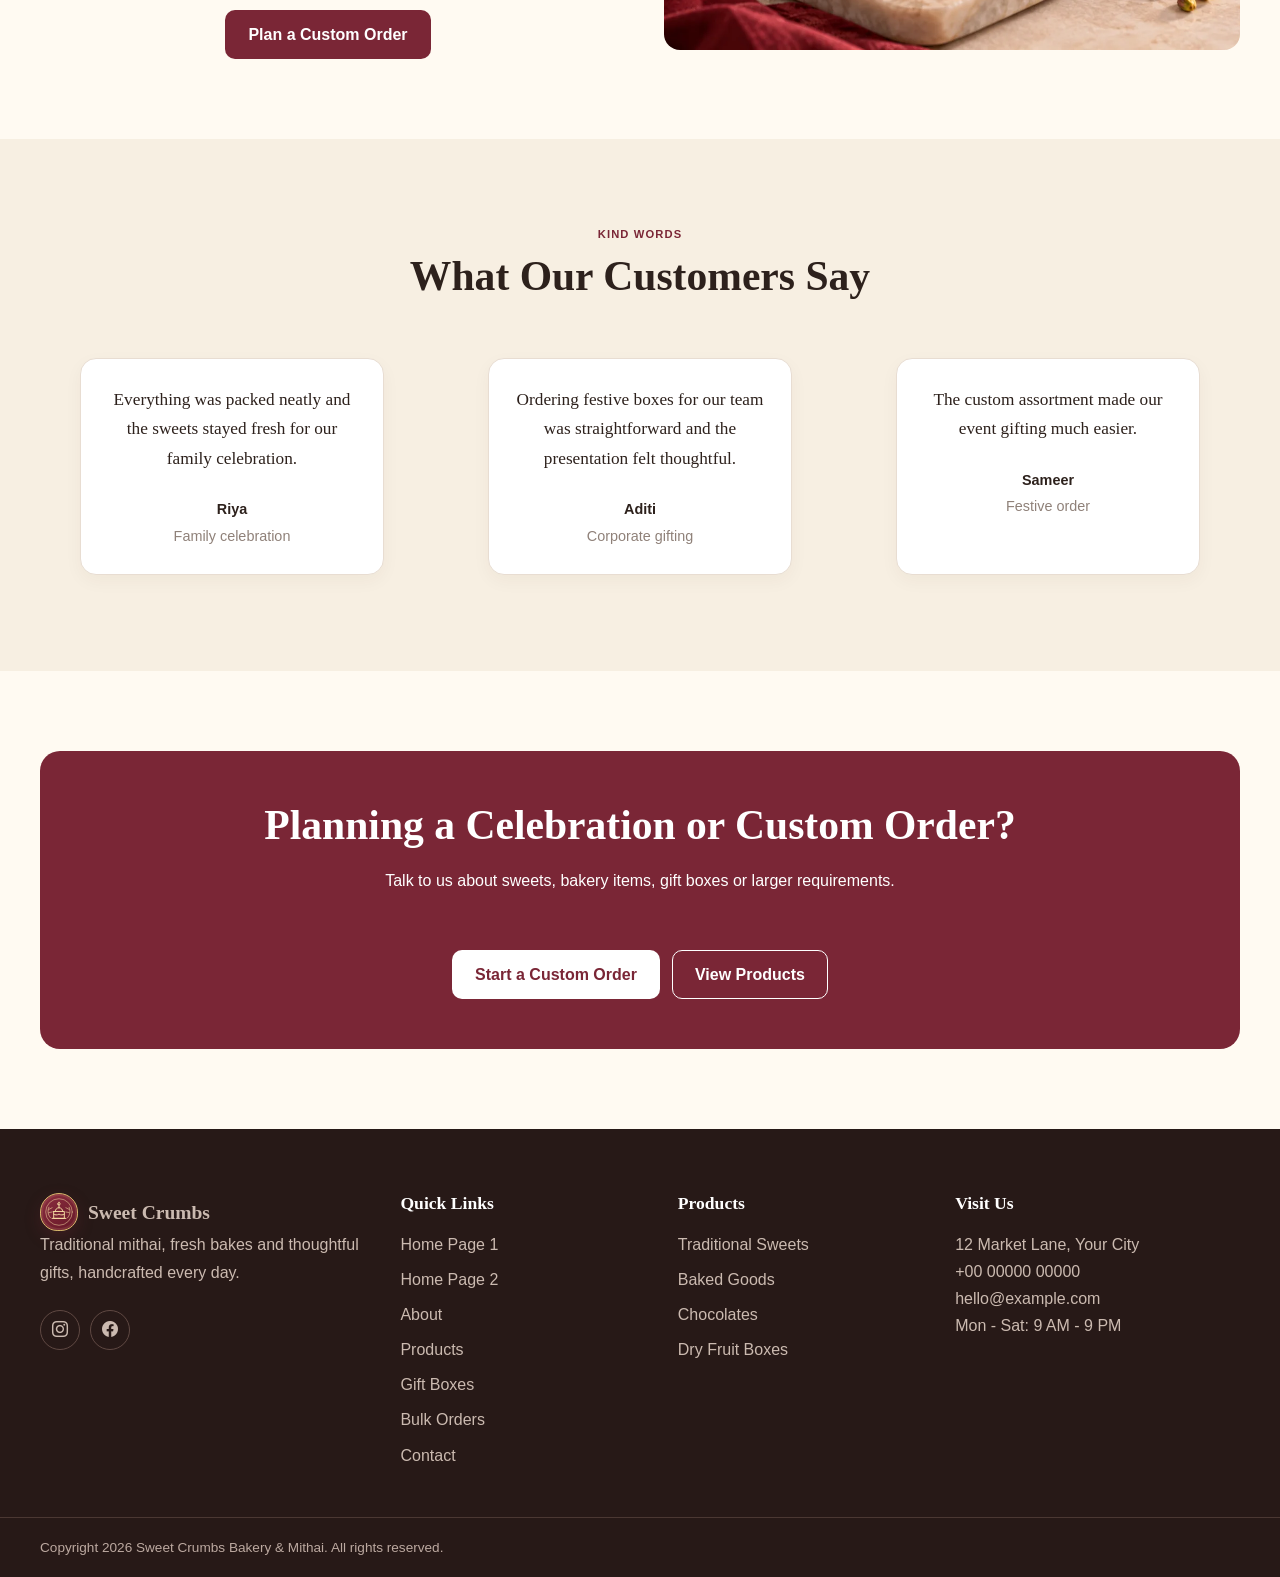
<file: pages/about.html>
<!doctype html>
<html lang="en">
    <head>
        <meta charset="UTF-8" />
        <meta name="viewport" content="width=device-width,initial-scale=1" />
        <title>About Us | Sweet Crumbs Bakery &amp; Mithai</title>
        <link rel="icon" type="image/svg+xml" href="../assets/images/common/favicon.svg" />
        <meta
            name="description"
            content="Discover the story, values, and craftsmanship behind Sweet Crumbs Bakery & Mithai, from fresh sweets and baked favourites to thoughtful festive gifting."
        />
        <link rel="canonical" href="https://example.com/pages/about.html" />
        <meta property="og:title" content="About Sweet Crumbs Bakery & Mithai" />
        <meta property="og:description" content="Sweet traditions, made fresh every day." />
        <link rel="stylesheet" href="../assets/css/bootstrap-icons.min.css" />
        <link rel="stylesheet" href="../assets/css/style.css" />
        <link rel="stylesheet" href="../assets/css/responsive.css" />
        <link rel="stylesheet" href="../assets/css/dark-mode.css" />
        <link rel="stylesheet" href="../assets/css/rtl.css" />
        <script>
            document.documentElement.dataset.theme =
                localStorage.getItem("sweetcrumbs-theme") ||
                (matchMedia("(prefers-color-scheme:dark)").matches ? "dark" : "light");
            document.documentElement.dir = localStorage.getItem("sweetcrumbs-direction") || "ltr";
        </script>
        <script type="application/ld+json">
            {
                "@context": "https://schema.org",
                "@type": "Bakery",
                "name": "Sweet Crumbs Bakery & Mithai",
                "url": "https://example.com/pages/about.html",
                "telephone": "+00 00000 00000",
                "email": "hello@example.com",
                "address": {
                    "@type": "PostalAddress",
                    "streetAddress": "12 Market Lane",
                    "addressLocality": "Your City",
                    "postalCode": "000000",
                    "addressCountry": "IN"
                }
            }
        </script>
    </head>
    <body data-page="about">
        <div data-site-header></div>
        <main id="main">
            <!-- About Hero Start -->
            <header class="about-hero">
                <div class="container about-hero-grid">
                    <div>
                        <nav class="breadcrumb" aria-label="Breadcrumb">
                            <a href="index.html">Home</a><span>About</span>
                        </nav>
                        <span class="eyebrow">Our Story</span>
                        <h1>Sweet Traditions, Made Fresh Every Day</h1>
                        <p class="lead">
                            Sweet Crumbs brings traditional sweets, fresh bakery favourites,
                            thoughtful gifting and custom celebration orders together under one warm
                            roof.
                        </p>
                    </div>
                    <img
                        src="../assets/images/common/about-hero.webp"
                        width="1400"
                        height="933"
                        alt="Traditional sweets, fresh bread and pastries displayed in a warm bakery"
                    />
                </div>
            </header>
            <!-- About Hero End -->

            <!-- Our Story Start -->
            <section class="section">
                <div class="container hero-grid">
                    <img
                        class="editorial-img"
                        src="../assets/images/common/about-craft.webp"
                        loading="lazy"
                        alt="A baker carefully arranging traditional sweets in a gift box"
                    />
                    <div class="story-copy">
                        <span class="eyebrow">How It Began</span>
                        <h2>Made With Familiar Flavours and Honest Ingredients</h2>
                        <p>
                            Sweet Crumbs began with a simple idea: prepare familiar sweets and baked
                            favourites with the same care people expect from something made for
                            family.
                        </p>
                        <p>
                            Our range grew to include festive gifting, chocolates, dry fruit
                            assortments and custom packaging while freshness and consistency
                            remained at the centre of every order.
                        </p>
                        <div class="story-highlights">
                            <span
                                ><i class="bi bi-stars" aria-hidden="true"></i>Freshly
                                Prepared</span
                            ><span
                                ><i class="bi bi-cup-hot" aria-hidden="true"></i>Traditional
                                Favourites</span
                            ><span
                                ><i class="bi bi-box-seam" aria-hidden="true"></i>Thoughtfully
                                Packed</span
                            >
                        </div>
                        <a class="btn btn-primary" href="products.html">Explore Our Products</a>
                    </div>
                </div>
            </section>
            <!-- Our Story End -->

            <!-- Values Start -->
            <section class="section section-soft">
                <div class="container">
                    <div class="section-header center">
                        <span class="eyebrow">What Matters to Us</span>
                        <h2>Simple Values Behind Every Box</h2>
                        <p>
                            The everyday principles that guide our kitchen, counter and gifting
                            service.
                        </p>
                    </div>
                    <div class="grid grid-4">
                        <article class="feature">
                            <div class="feature-icon">
                                <i class="bi bi-clock-history" aria-hidden="true"></i>
                            </div>
                            <h3>Freshness</h3>
                            <p>
                                Prepared in carefully planned batches for dependable flavour and
                                quality.
                            </p>
                        </article>
                        <article class="feature">
                            <div class="feature-icon">
                                <i class="bi bi-cup-hot" aria-hidden="true"></i>
                            </div>
                            <h3>Tradition</h3>
                            <p>Familiar recipes inspired by classic sweet-shop favourites.</p>
                        </article>
                        <article class="feature">
                            <div class="feature-icon">
                                <i class="bi bi-gem" aria-hidden="true"></i>
                            </div>
                            <h3>Quality</h3>
                            <p>Carefully selected ingredients and consistent preparation.</p>
                        </article>
                        <article class="feature">
                            <div class="feature-icon">
                                <i class="bi bi-heart" aria-hidden="true"></i>
                            </div>
                            <h3>Care</h3>
                            <p>From one pastry box to a festive order, presentation matters.</p>
                        </article>
                    </div>
                </div>
            </section>
            <!-- Values End -->

            <!-- Our Craft Start -->
            <section class="section">
                <div class="container">
                    <div class="section-header">
                        <span class="eyebrow">Our Craft</span>
                        <h2>From Kitchen to Gift Box</h2>
                        <p>
                            A thoughtful four-step approach keeps every order fresh, consistent and
                            ready for its occasion.
                        </p>
                    </div>
                    <div class="grid grid-4 steps">
                        <article class="step">
                            <h3>Select Ingredients</h3>
                            <p>
                                We choose ingredients suited to each sweet, bake, chocolate and
                                assortment.
                            </p>
                        </article>
                        <article class="step">
                            <h3>Prepare Fresh</h3>
                            <p>
                                Products are made in planned batches for freshness and consistency.
                            </p>
                        </article>
                        <article class="step">
                            <h3>Finish With Care</h3>
                            <p>Each item is checked, finished and arranged carefully.</p>
                        </article>
                        <article class="step">
                            <h3>Pack for the Occasion</h3>
                            <p>Suitable packaging completes everyday orders, gifts and events.</p>
                        </article>
                    </div>
                </div>
            </section>
            <!-- Our Craft End -->

            <!-- Journey Start -->
            <section class="section section-soft">
                <div class="container">
                    <div class="section-header center">
                        <span class="eyebrow">Bakery Journey</span>
                        <h2>Our Journey So Far</h2>
                        <p>
                            Simple milestones that buyers can easily adapt to their own bakery
                            story.
                        </p>
                    </div>
                    <ol class="journey-list">
                        <li>
                            <span>Everyday Beginnings</span>
                            <p>Started with everyday sweets and bakery favourites.</p>
                        </li>
                        <li>
                            <span>Celebration Gifting</span>
                            <p>Introduced festive and celebration gift boxes.</p>
                        </li>
                        <li>
                            <span>Larger Orders</span>
                            <p>Expanded into bulk and corporate gifting.</p>
                        </li>
                        <li>
                            <span>More Personal Choice</span>
                            <p>Continued building flexible custom-order options.</p>
                        </li>
                    </ol>
                </div>
            </section>
            <!-- Journey End -->

            <section class="section">
                <div class="container hero-grid">
                    <div>
                        <span class="eyebrow">Why Customers Trust Us</span>
                        <h2>Made for Everyday Treats and Important Moments</h2>
                        <p>
                            Clear communication and careful preparation matter just as much as the
                            final presentation.
                        </p>
                        <ul class="check-list">
                            <li>Fresh batches</li>
                            <li>Reliable custom orders</li>
                            <li>Flexible gifting options</li>
                            <li>Careful presentation</li>
                        </ul>
                        <a class="btn btn-primary" href="contact.html#custom-order"
                            >Plan a Custom Order</a
                        >
                    </div>
                    <img
                        class="editorial-img"
                        src="../assets/images/unique/about-selection.webp"
                        loading="lazy"
                        alt="A varied selection of sweets, chocolates and premium dry fruits"
                    />
                </div>
            </section>

            <!-- Testimonials Start -->
            <section class="section section-soft">
                <div class="container">
                    <div class="section-header center">
                        <span class="eyebrow">Kind Words</span>
                        <h2>What Our Customers Say</h2>
                    </div>
                    <div class="grid grid-3">
                        <blockquote class="card quote testimonial-card">
                            <p class="testimonial-text">
                                Everything was packed neatly and the sweets stayed fresh for our
                                family celebration.
                            </p>
                            <div class="testimonial-author">
                                <strong>Riya</strong><span>Family celebration</span>
                            </div>
                        </blockquote>
                        <blockquote class="card quote testimonial-card">
                            <p class="testimonial-text">
                                Ordering festive boxes for our team was straightforward and the
                                presentation felt thoughtful.
                            </p>
                            <div class="testimonial-author">
                                <strong>Aditi</strong><span>Corporate gifting</span>
                            </div>
                        </blockquote>
                        <blockquote class="card quote testimonial-card">
                            <p class="testimonial-text">
                                The custom assortment made our event gifting much easier.
                            </p>
                            <div class="testimonial-author">
                                <strong>Sameer</strong><span>Festive order</span>
                            </div>
                        </blockquote>
                    </div>
                </div>
            </section>
            <!-- Testimonials End -->

            <section class="section">
                <div class="container">
                    <div class="cta">
                        <div>
                            <h2>Planning a Celebration or Custom Order?</h2>
                            <p>
                                Talk to us about sweets, bakery items, gift boxes or larger
                                requirements.
                            </p>
                        </div>
                        <div class="button-row">
                            <a class="btn btn-primary" href="contact.html#custom-order"
                                >Start a Custom Order</a
                            ><a class="btn btn-secondary" href="products.html">View Products</a>
                        </div>
                    </div>
                </div>
            </section>
        </main>
        <div data-site-footer></div>
        <script src="../assets/js/main.js"></script>
    </body>
</html>
</file>
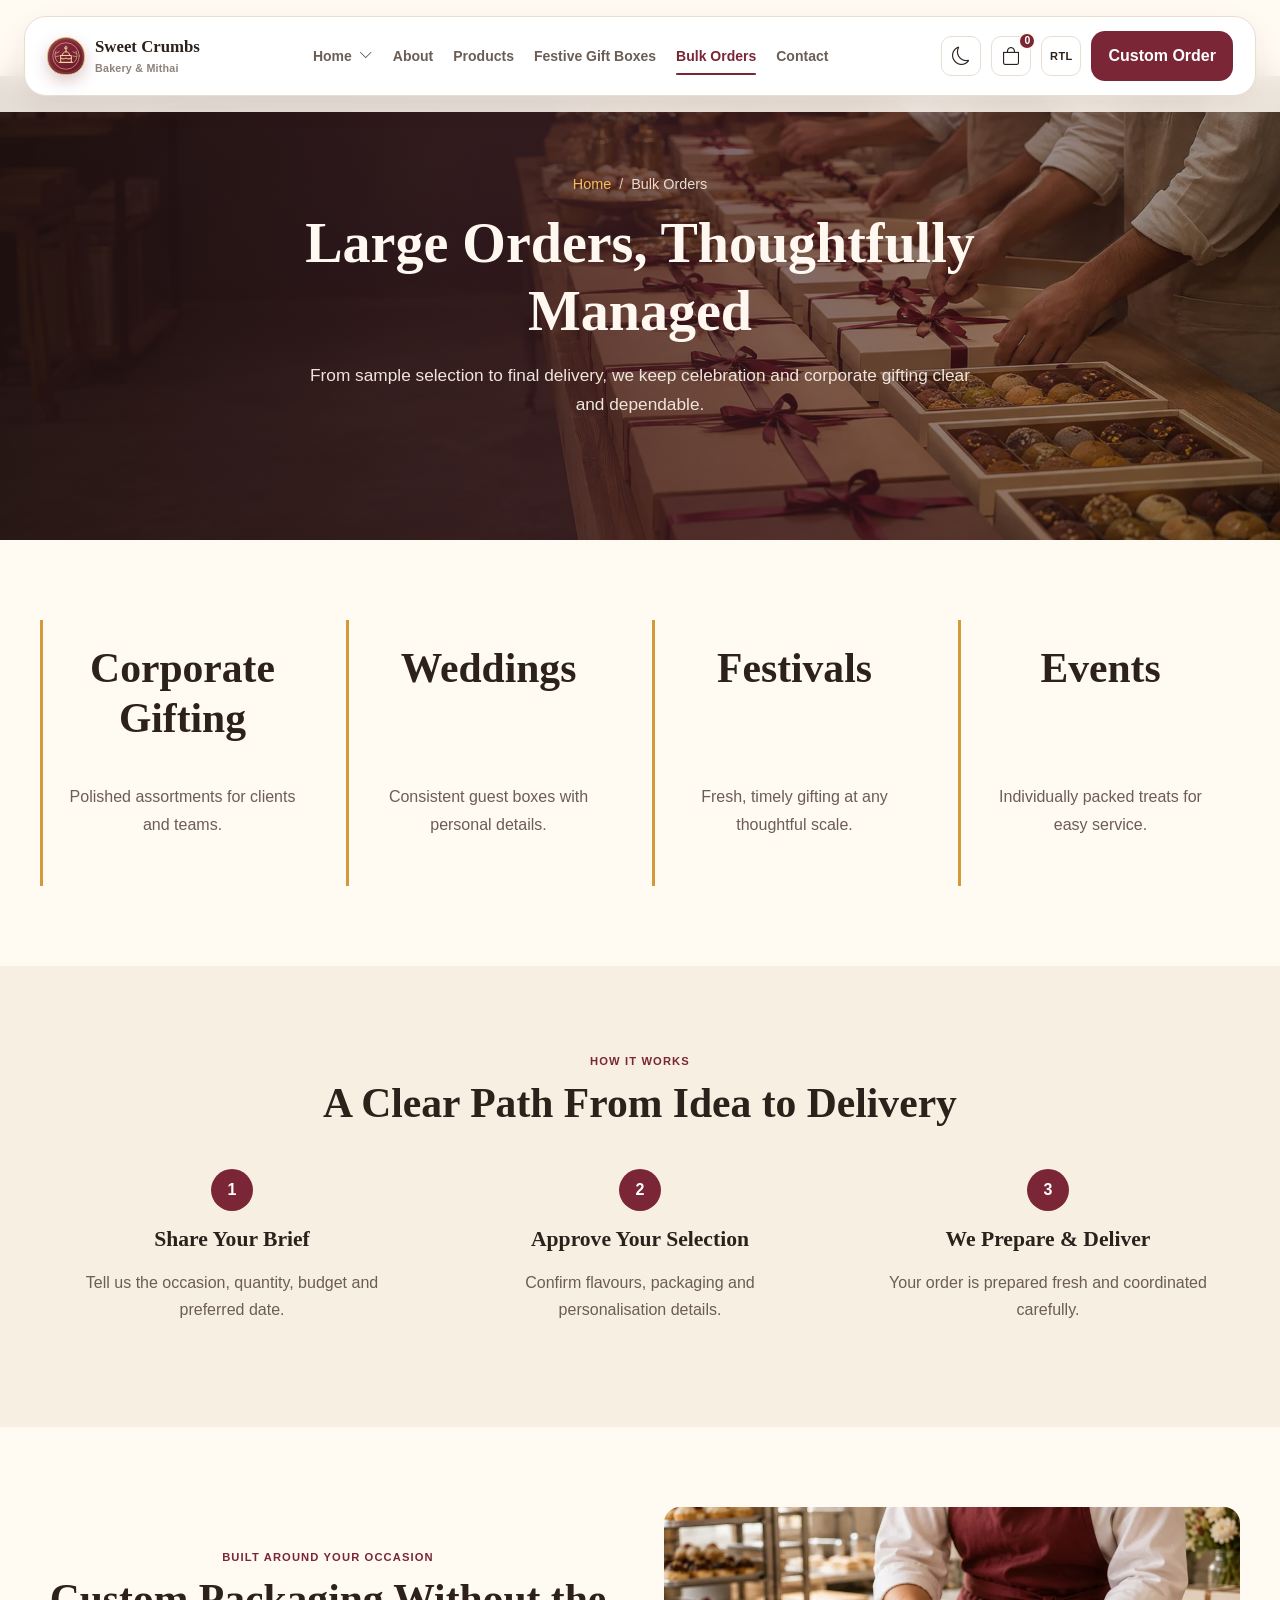
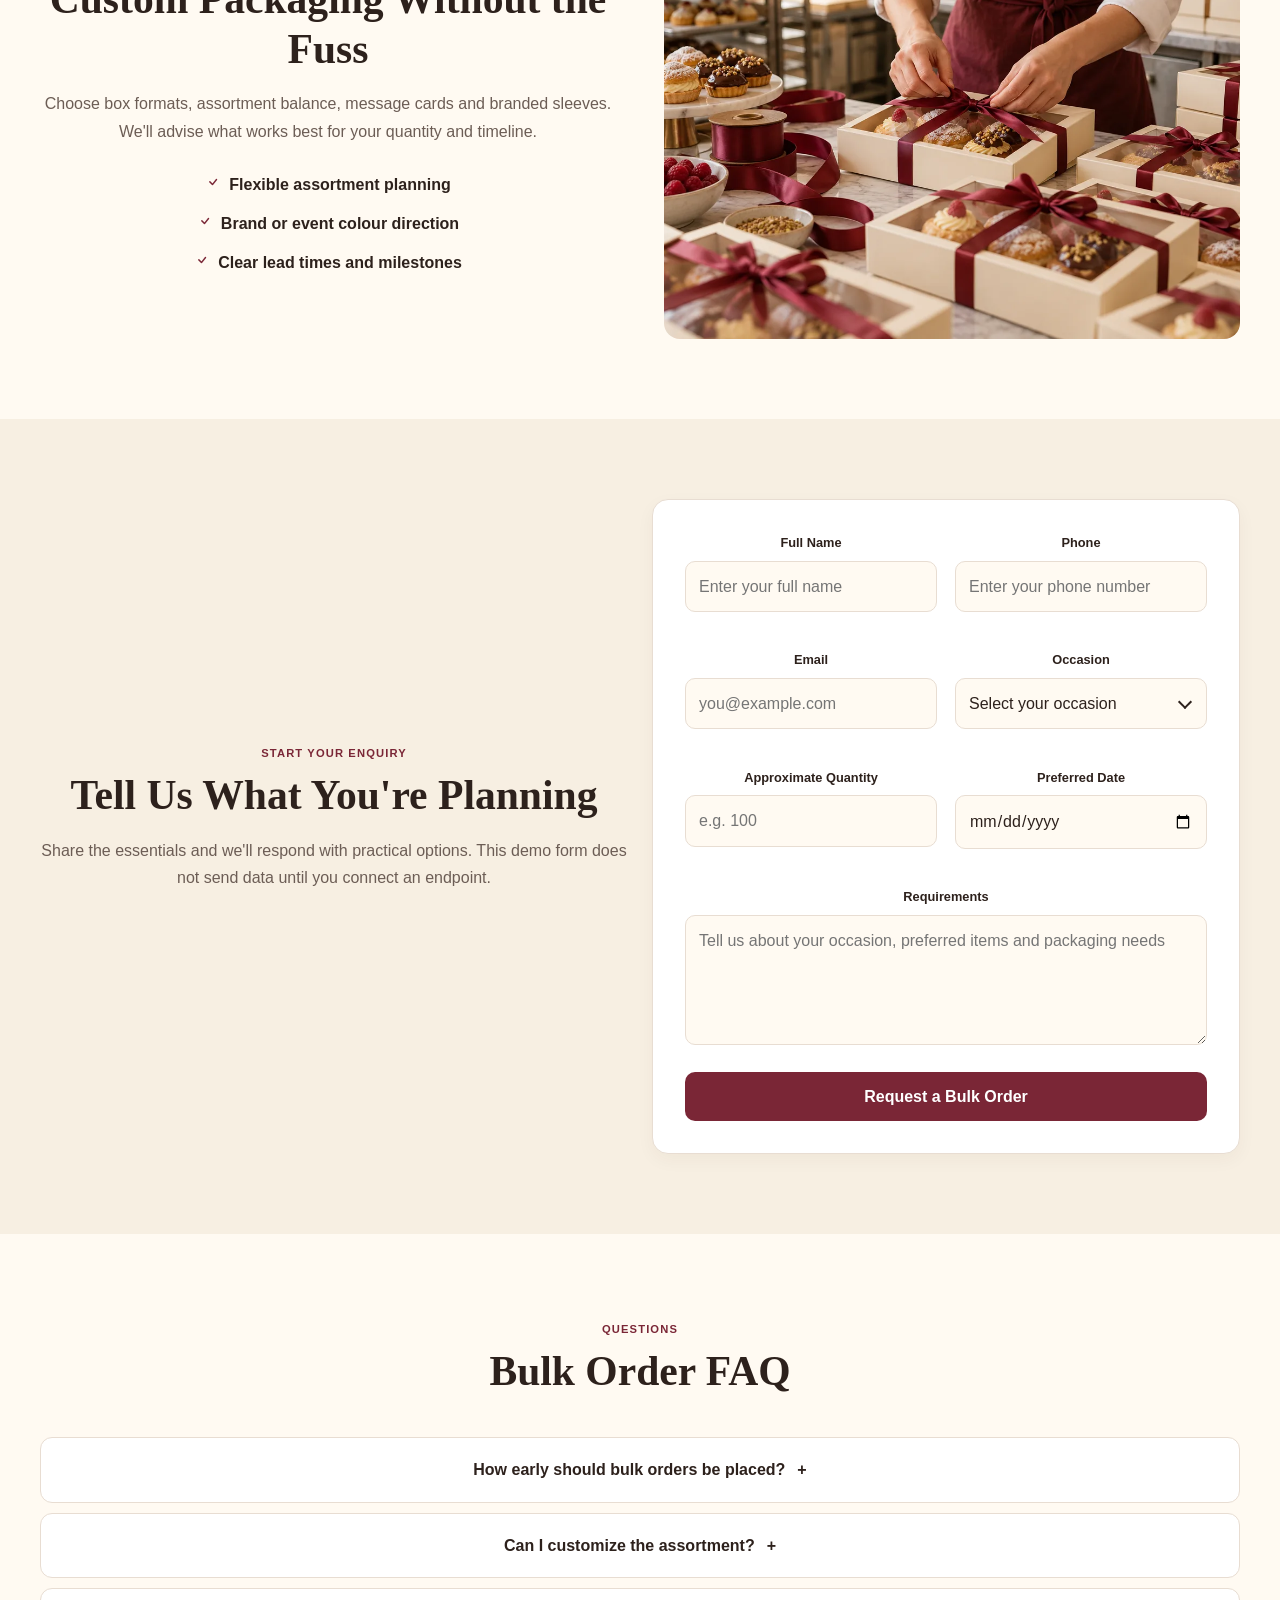
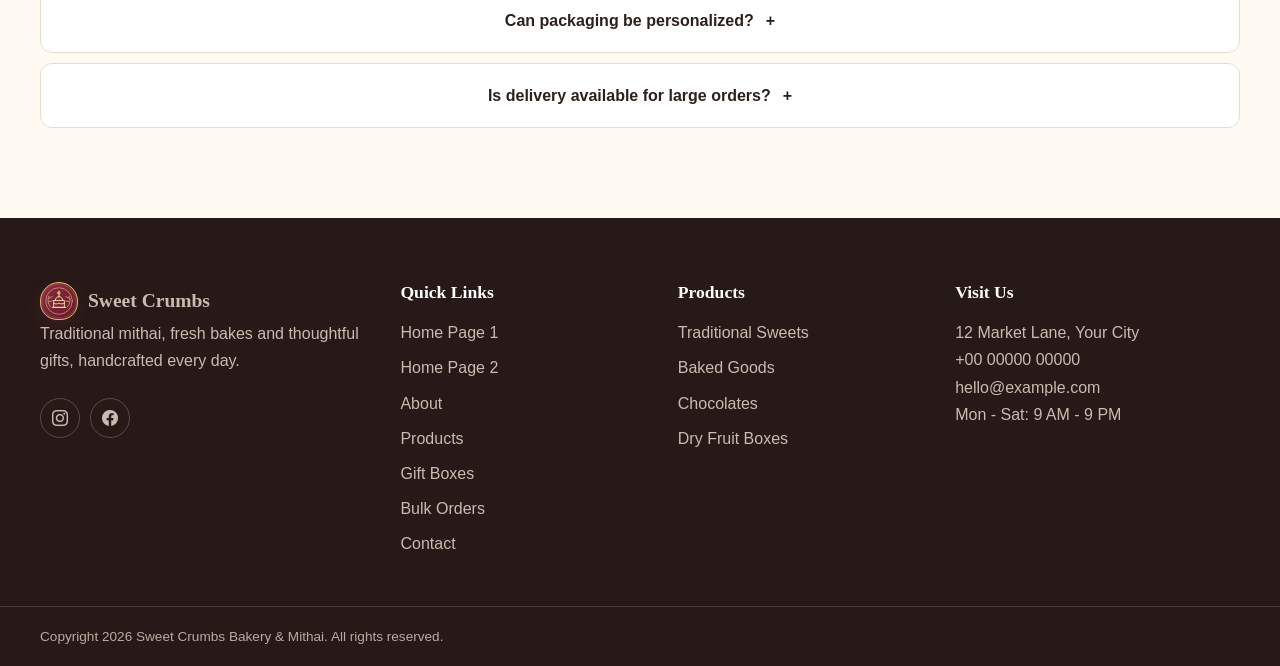
<file: pages/bulk-orders.html>
<!doctype html>
<html lang="en">
    <head>
        <meta charset="UTF-8" />
        <meta name="viewport" content="width=device-width,initial-scale=1" />
        <title>Bulk & Corporate Orders | Sweet Crumbs</title>
        <link rel="icon" type="image/svg+xml" href="../assets/images/common/favicon.svg" />
        <meta
            name="description"
            content="Plan dependable sweet boxes, bakery treats and customised gifting for companies, weddings and events."
        />
        <link rel="canonical" href="https://example.com/pages/bulk-orders.html" />
        <link rel="stylesheet" href="../assets/css/bootstrap-icons.min.css" />
        <link rel="stylesheet" href="../assets/css/style.css" />
        <link rel="stylesheet" href="../assets/css/responsive.css" />
        <link rel="stylesheet" href="../assets/css/dark-mode.css" />
        <link rel="stylesheet" href="../assets/css/rtl.css" />
        <script>
            document.documentElement.dataset.theme =
                localStorage.getItem("sweetcrumbs-theme") ||
                (matchMedia("(prefers-color-scheme:dark)").matches ? "dark" : "light");
            document.documentElement.dir = localStorage.getItem("sweetcrumbs-direction") || "ltr";
        </script>
    </head>
    <body data-page="bulk">
        <div data-site-header></div>
        <main id="main">
            <header class="page-hero">
                <div class="container">
                    <nav class="breadcrumb">
                        <a href="index.html">Home</a><span>Bulk Orders</span>
                    </nav>
                    <h1>Large Orders, Thoughtfully Managed</h1>
                    <p class="lead">
                        From sample selection to final delivery, we keep celebration and corporate
                        gifting clear and dependable.
                    </p>
                </div>
            </header>
            <section class="section">
                <div class="container">
                    <div class="grid grid-4">
                        <div class="feature">
                            <h2>Corporate Gifting</h2>
                            <p>Polished assortments for clients and teams.</p>
                        </div>
                        <div class="feature">
                            <h2>Weddings</h2>
                            <p>Consistent guest boxes with personal details.</p>
                        </div>
                        <div class="feature">
                            <h2>Festivals</h2>
                            <p>Fresh, timely gifting at any thoughtful scale.</p>
                        </div>
                        <div class="feature">
                            <h2>Events</h2>
                            <p>Individually packed treats for easy service.</p>
                        </div>
                    </div>
                </div>
            </section>
            <section class="section section-soft">
                <div class="container">
                    <div class="section-header">
                        <span class="eyebrow">How It Works</span>
                        <h2>A Clear Path From Idea to Delivery</h2>
                    </div>
                    <div class="grid grid-3 steps">
                        <article class="step">
                            <h3>Share Your Brief</h3>
                            <p>Tell us the occasion, quantity, budget and preferred date.</p>
                        </article>
                        <article class="step">
                            <h3>Approve Your Selection</h3>
                            <p>Confirm flavours, packaging and personalisation details.</p>
                        </article>
                        <article class="step">
                            <h3>We Prepare & Deliver</h3>
                            <p>Your order is prepared fresh and coordinated carefully.</p>
                        </article>
                    </div>
                </div>
            </section>
            <section class="section">
                <div class="container hero-grid">
                    <div>
                        <span class="eyebrow">Built Around Your Occasion</span>
                        <h2>Custom Packaging Without the Fuss</h2>
                        <p>
                            Choose box formats, assortment balance, message cards and branded
                            sleeves. We'll advise what works best for your quantity and timeline.
                        </p>
                        <ul class="check-list">
                            <li>Flexible assortment planning</li>
                            <li>Brand or event colour direction</li>
                            <li>Clear lead times and milestones</li>
                        </ul>
                    </div>
                    <img
                        class="editorial-img"
                        src="../assets/images/unique/bulk-packaging.webp"
                        alt="Bulk gift boxes with custom ribbon"
                    />
                </div>
            </section>
            <section class="section section-soft" id="bulk-enquiry">
                <div class="container grid grid-2 align-center">
                    <div>
                        <span class="eyebrow">Start Your Enquiry</span>
                        <h2>Tell Us What You're Planning</h2>
                        <p>
                            Share the essentials and we'll respond with practical options. This demo
                            form does not send data until you connect an endpoint.
                        </p>
                    </div>
                    <form class="card form-card" data-validate novalidate>
                        <div class="form-grid">
                            <div class="field">
                                <label for="bulk-name">Full Name</label
                                ><input
                                    class="form-control"
                                    id="bulk-name" placeholder="Enter your full name"
                                    name="name"
                                    required
                                /><small class="error" data-error="name"></small>
                            </div>
                            <div class="field">
                                <label for="bulk-phone">Phone</label
                                ><input
                                    class="form-control"
                                    id="bulk-phone" placeholder="Enter your phone number"
                                    name="phone"
                                    type="tel"
                                    required
                                /><small class="error" data-error="phone"></small>
                            </div>
                            <div class="field">
                                <label for="bulk-email">Email</label
                                ><input
                                    class="form-control"
                                    id="bulk-email" placeholder="you@example.com"
                                    name="email"
                                    type="email"
                                    required
                                /><small class="error" data-error="email"></small>
                            </div>
                            <div class="field">
                                <label for="bulk-type">Occasion</label
                                ><select
                                    class="form-control"
                                    id="bulk-type"
                                    name="occasion"
                                    required
                                >
                                    <option value="">Select your occasion</option>
                                    <option>Corporate Gifting</option>
                                    <option>Wedding</option>
                                    <option>Festival</option>
                                    <option>Family Function</option>
                                    <option>Event</option></select
                                ><small class="error" data-error="occasion"></small>
                            </div>
                            <div class="field">
                                <label for="bulk-qty">Approximate Quantity</label
                                ><input
                                    class="form-control"
                                    id="bulk-qty" placeholder="e.g. 100"
                                    name="quantity"
                                    type="number"
                                    min="10"
                                    required
                                /><small class="error" data-error="quantity"></small>
                            </div>
                            <div class="field">
                                <label for="bulk-date">Preferred Date</label
                                ><input
                                    class="form-control"
                                    id="bulk-date"
                                    name="date"
                                    type="date"
                                    required
                                /><small class="error" data-error="date"></small>
                            </div>
                            <div class="field full">
                                <label for="bulk-message">Requirements</label
                                ><textarea
                                    class="form-control"
                                    id="bulk-message" placeholder="Tell us about your occasion, preferred items and packaging needs"
                                    name="message"
                                    required
                                ></textarea
                                ><small class="error" data-error="message"></small>
                            </div>
                        </div>
                        <button class="btn btn-primary" type="submit">Request a Bulk Order</button>
                        <div class="form-status" tabindex="-1">
                            Thank you. Your demo enquiry is ready; connect Formspree or Netlify
                            Forms to receive submissions.
                        </div>
                        <!-- Integration: add your Formspree action or Netlify form attributes here. -->
                    </form>
                </div>
            </section>
            <section class="section">
                <div class="container">
                    <div class="section-header">
                        <span class="eyebrow">Questions</span>
                        <h2>Bulk Order FAQ</h2>
                    </div>
                    <div>
                        <article class="accordion-item">
                            <button class="accordion-button" aria-expanded="false">
                                How early should bulk orders be placed?<span>+</span>
                            </button>
                            <div class="accordion-panel">
                                <p>
                                    Two to four weeks is ideal; larger customised orders may need
                                    more time.
                                </p>
                            </div>
                        </article>
                        <article class="accordion-item">
                            <button class="accordion-button" aria-expanded="false">
                                Can I customize the assortment?<span>+</span>
                            </button>
                            <div class="accordion-panel">
                                <p>
                                    Yes. We'll help balance flavours, dietary preferences and
                                    budget.
                                </p>
                            </div>
                        </article>
                        <article class="accordion-item">
                            <button class="accordion-button" aria-expanded="false">
                                Can packaging be personalized?<span>+</span>
                            </button>
                            <div class="accordion-panel">
                                <p>
                                    Message cards, sleeves, ribbons and selected box colours can be
                                    customised.
                                </p>
                            </div>
                        </article>
                        <article class="accordion-item">
                            <button class="accordion-button" aria-expanded="false">
                                Is delivery available for large orders?<span>+</span>
                            </button>
                            <div class="accordion-panel">
                                <p>
                                    Delivery options depend on location, quantity and date; ask us
                                    when enquiring.
                                </p>
                            </div>
                        </article>
                    </div>
                </div>
            </section>
        </main>
        <div data-site-footer></div>
        <script src="../assets/js/main.js"></script>
        <script src="../assets/js/styled-select.js"></script>
        <script src="../assets/js/form-validation.js"></script>
    </body>
</html>
</file>
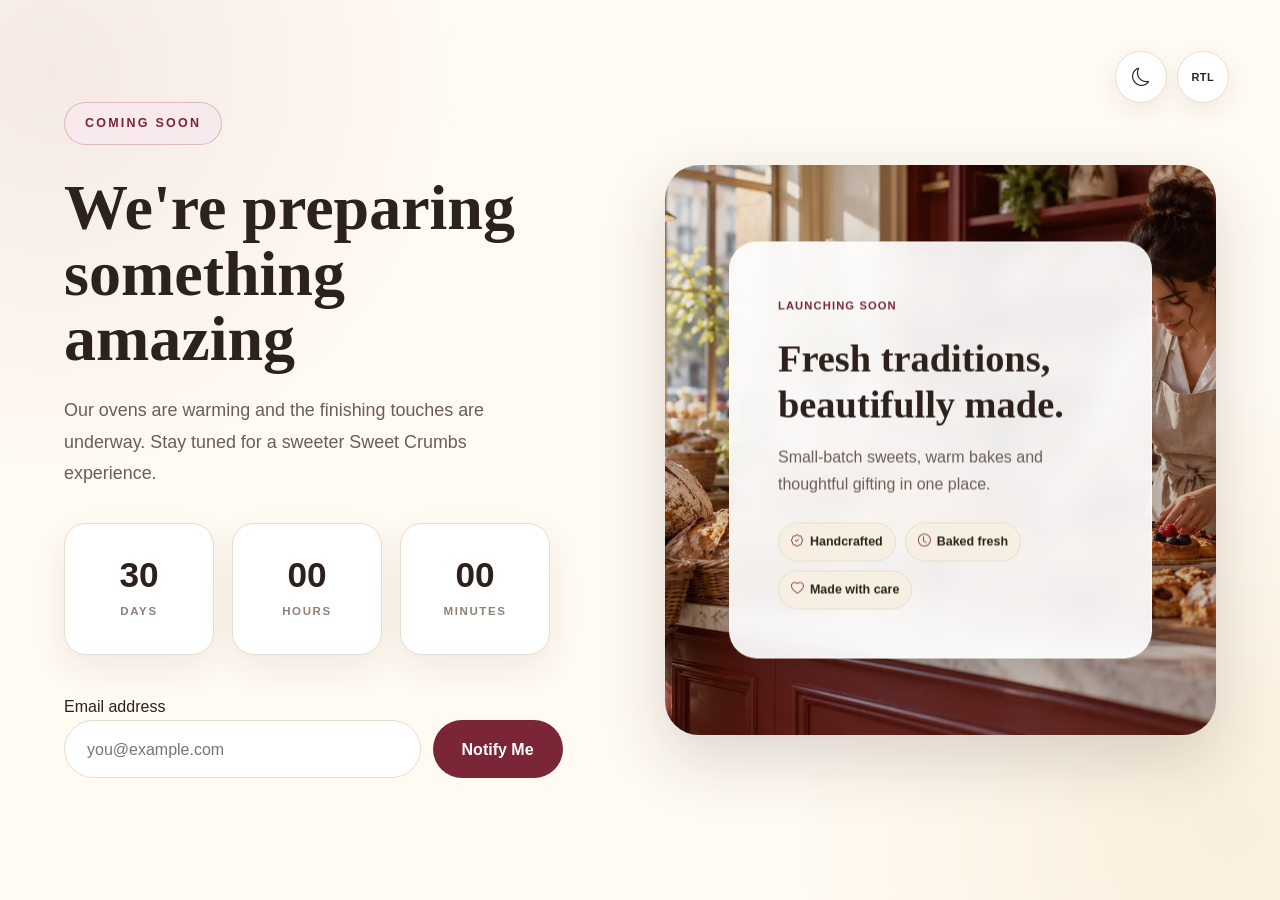
<file: pages/coming-soon.html>
<!doctype html>
<html lang="en">
    <head>
        <meta charset="UTF-8" />
        <meta name="viewport" content="width=device-width,initial-scale=1" />
        <title>Coming Soon | Sweet Crumbs</title>
        <link rel="icon" type="image/svg+xml" href="../assets/images/common/favicon.svg" />
        <meta
            name="description"
            content="Sweet Crumbs is preparing something fresh. Join the update list."
        />
        <meta name="robots" content="noindex" />
        <link rel="stylesheet" href="../assets/css/bootstrap-icons.min.css" />
        <link rel="stylesheet" href="../assets/css/style.css" />
        <link rel="stylesheet" href="../assets/css/responsive.css" />
        <link rel="stylesheet" href="../assets/css/dark-mode.css" />
        <link rel="stylesheet" href="../assets/css/rtl.css" />
        <script>
            document.documentElement.dataset.theme =
                localStorage.getItem("sweetcrumbs-theme") ||
                (matchMedia("(prefers-color-scheme:dark)").matches ? "dark" : "light");
            document.documentElement.dir = localStorage.getItem("sweetcrumbs-direction") || "ltr";
        </script>
    </head>
    <body>
        <div class="utility-page-controls" aria-label="Display preferences">
            <button class="icon-btn" data-theme-toggle aria-label="Use dark theme">
                <i class="bi bi-moon" aria-hidden="true"></i>
            </button>
            <button
                class="icon-btn"
                data-direction-toggle
                aria-label="Switch to right-to-left layout"
            >
                <i class="bi bi-text-right" aria-hidden="true"></i>
            </button>
        </div>

        <main id="main" class="utility-page soon-page">
            <div class="utility-page-shell">
                <div class="soon-layout">
                    <div class="soon-content">
                        <span class="utility-kicker">Coming Soon</span>
                        <h1>We're preparing something amazing</h1>
                        <p>
                            Our ovens are warming and the finishing touches are underway. Stay tuned
                            for a sweeter Sweet Crumbs experience.
                        </p>

                        <div
                            class="launch-countdown"
                            data-launch-countdown
                            role="timer"
                            aria-label="30-day launch countdown"
                            aria-live="off"
                        >
                            <div><strong data-countdown-days>30</strong><span>Days</span></div>
                            <div><strong data-countdown-hours>00</strong><span>Hours</span></div>
                            <div><strong data-countdown-minutes>00</strong><span>Minutes</span></div>
                        </div>

                        <form class="newsletter utility-newsletter" data-validate novalidate>
                            <div class="newsletter-field">
                                <label for="soon-email">Email address</label>
                                <input
                                    class="form-control"
                                    id="soon-email"
                                    name="email"
                                    type="email"
                                    placeholder="you@example.com"
                                    required
                                />
                                <small class="error" data-error="email"></small>
                            </div>
                            <button class="btn btn-primary" type="submit">Notify Me</button>
                            <div class="form-status" tabindex="-1">
                                You're on the demo list. Connect a form endpoint to save emails.
                            </div>
                        </form>
                    </div>

                    <div class="soon-visual">
                        <img
                            src="../assets/images/unique/launch-bakery.webp"
                            alt="Fresh breads, pastries and traditional sweets at Sweet Crumbs"
                            width="1200"
                            height="800"
                        />
                        <div class="soon-visual-card">
                            <span class="eyebrow">Launching Soon</span>
                            <h2>Fresh traditions, beautifully made.</h2>
                            <p>Small-batch sweets, warm bakes and thoughtful gifting in one place.</p>
                            <div class="soon-badges">
                                <span><i class="bi bi-patch-check" aria-hidden="true"></i> Handcrafted</span>
                                <span><i class="bi bi-clock" aria-hidden="true"></i> Baked fresh</span>
                                <span><i class="bi bi-heart" aria-hidden="true"></i> Made with care</span>
                            </div>
                        </div>
                    </div>
                </div>
            </div>
        </main>
        <script src="../assets/js/main.js"></script>
        <script src="../assets/js/form-validation.js"></script>
    </body>
</html>
</file>
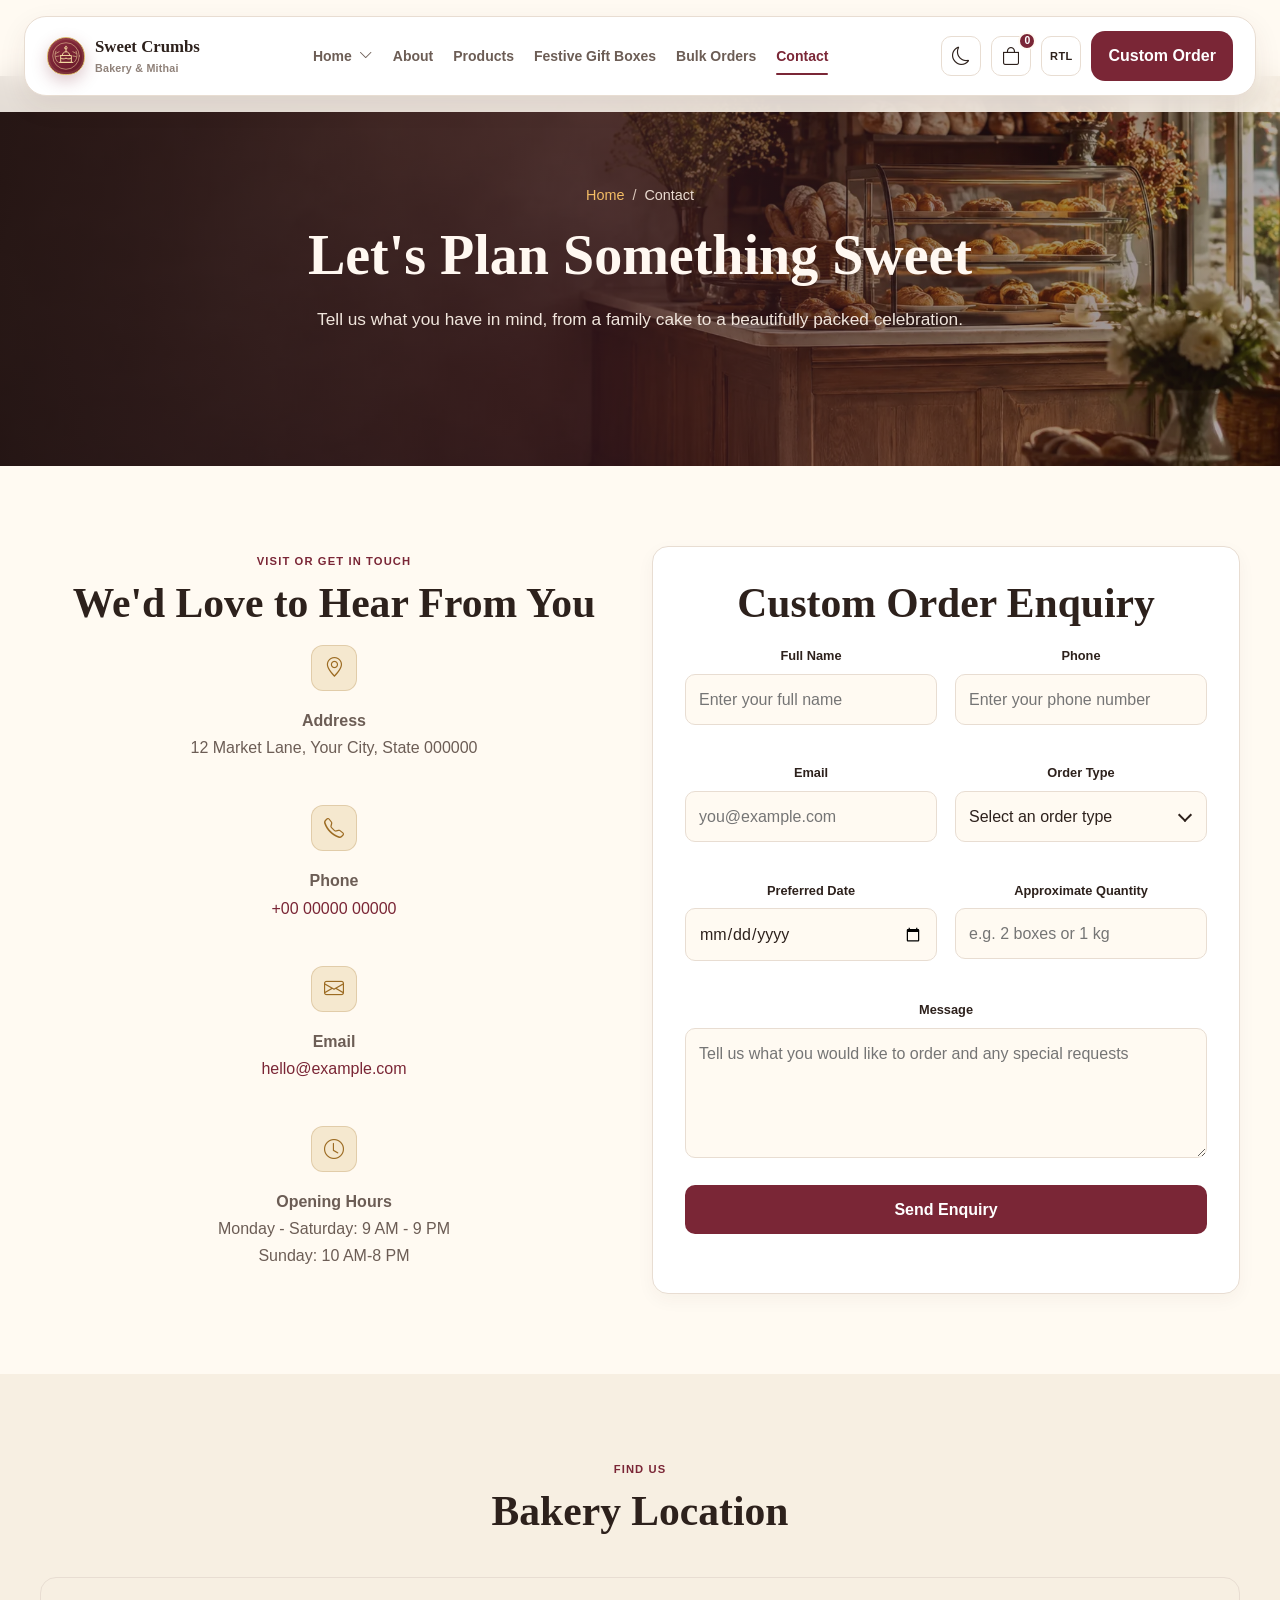
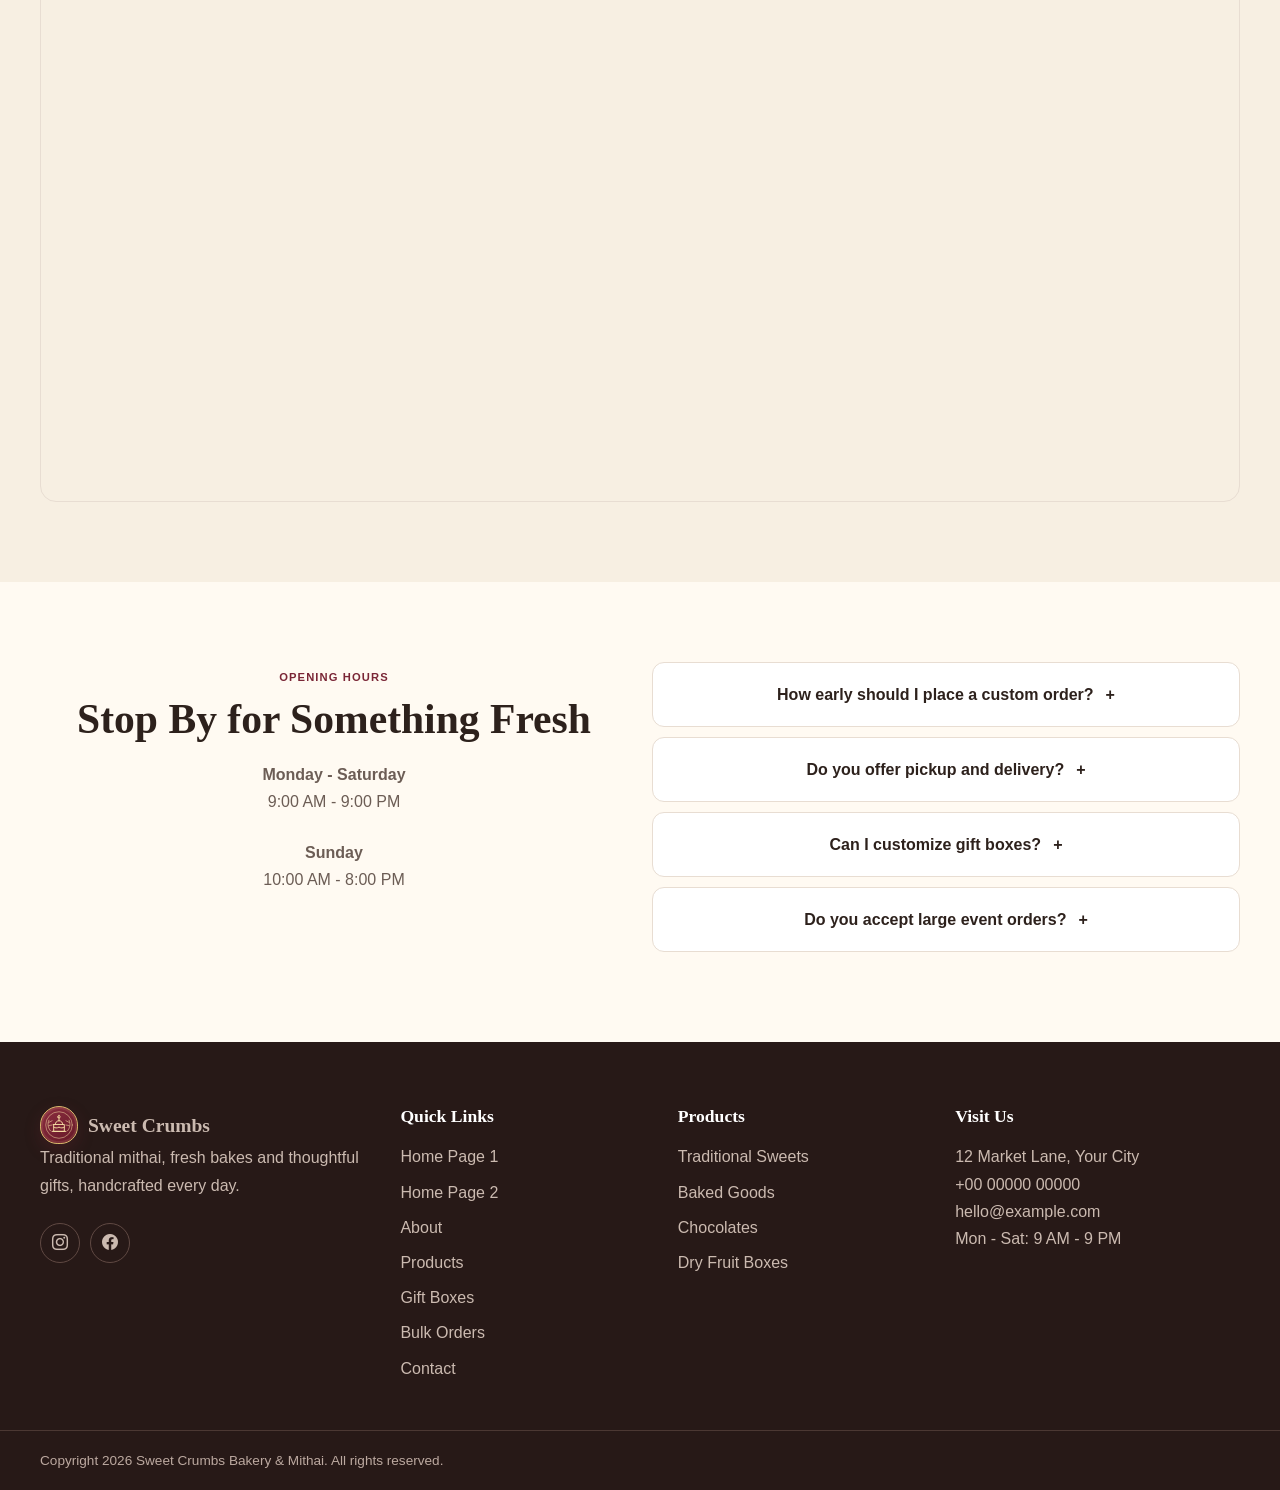
<file: pages/contact.html>
<!doctype html>
<html lang="en">
    <head>
        <meta charset="UTF-8" />
        <meta name="viewport" content="width=device-width,initial-scale=1" />
        <title>Contact & Custom Orders | Sweet Crumbs</title>
        <link rel="icon" type="image/svg+xml" href="../assets/images/common/favicon.svg" />
        <meta
            name="description"
            content="Contact Sweet Crumbs to plan custom sweets, bakery orders, festive boxes and event gifting."
        />
        <link rel="canonical" href="https://example.com/pages/contact.html" />
        <link rel="stylesheet" href="../assets/css/bootstrap-icons.min.css" />
        <link rel="stylesheet" href="../assets/css/style.css" />
        <link rel="stylesheet" href="../assets/css/responsive.css" />
        <link rel="stylesheet" href="../assets/css/dark-mode.css" />
        <link rel="stylesheet" href="../assets/css/rtl.css" />
        <script>
            document.documentElement.dataset.theme =
                localStorage.getItem("sweetcrumbs-theme") ||
                (matchMedia("(prefers-color-scheme:dark)").matches ? "dark" : "light");
            document.documentElement.dir = localStorage.getItem("sweetcrumbs-direction") || "ltr";
        </script>
    </head>
    <body data-page="contact">
        <div data-site-header></div>
        <main id="main">
            <header class="page-hero">
                <div class="container">
                    <nav class="breadcrumb"><a href="index.html">Home</a><span>Contact</span></nav>
                    <h1>Let's Plan Something Sweet</h1>
                    <p class="lead">
                        Tell us what you have in mind, from a family cake to a beautifully packed
                        celebration.
                    </p>
                </div>
            </header>
            <section class="section" id="custom-order">
                <div class="container grid grid-2">
                    <div>
                        <span class="eyebrow">Visit or Get in Touch</span>
                        <h2>We'd Love to Hear From You</h2>
                        <div class="contact-list">
                            <div class="contact-item">
                                <span class="feature-icon"
                                    ><i class="bi bi-geo-alt" aria-hidden="true"></i
                                ></span>
                                <p>
                                    <strong>Address</strong>12 Market Lane, Your City, State 000000
                                </p>
                            </div>
                            <div class="contact-item">
                                <span class="feature-icon"
                                    ><i class="bi bi-telephone" aria-hidden="true"></i
                                ></span>
                                <p>
                                    <strong>Phone</strong
                                    ><a href="tel:+00000000000">+00 00000 00000</a>
                                </p>
                            </div>
                            <div class="contact-item">
                                <span class="feature-icon"
                                    ><i class="bi bi-envelope" aria-hidden="true"></i
                                ></span>
                                <p>
                                    <strong>Email</strong
                                    ><a href="mailto:hello@example.com">hello@example.com</a>
                                </p>
                            </div>
                            <div class="contact-item">
                                <span class="feature-icon"
                                    ><i class="bi bi-clock" aria-hidden="true"></i
                                ></span>
                                <p>
                                    <strong>Opening Hours</strong>Monday - Saturday: 9 AM - 9 PM<br />Sunday:
                                    10 AM-8 PM
                                </p>
                            </div>
                        </div>
                    </div>
                    <form class="card form-card" data-validate novalidate>
                        <h2>Custom Order Enquiry</h2>
                        <div class="form-grid">
                            <div class="field">
                                <label for="name">Full Name</label
                                ><input class="form-control" id="name" placeholder="Enter your full name" name="name" required /><small
                                    class="error"
                                    data-error="name"
                                ></small>
                            </div>
                            <div class="field">
                                <label for="phone">Phone</label
                                ><input
                                    class="form-control"
                                    id="phone" placeholder="Enter your phone number"
                                    name="phone"
                                    type="tel"
                                    required
                                /><small class="error" data-error="phone"></small>
                            </div>
                            <div class="field">
                                <label for="email">Email</label
                                ><input
                                    class="form-control"
                                    id="email" placeholder="you@example.com"
                                    name="email"
                                    type="email"
                                    required
                                /><small class="error" data-error="email"></small>
                            </div>
                            <div class="field">
                                <label for="order-type">Order Type</label
                                ><select
                                    class="form-control"
                                    id="order-type"
                                    name="orderType"
                                    required
                                >
                                    <option value="">Select an order type</option>
                                    <option>Traditional Sweets</option>
                                    <option>Bakery Order</option>
                                    <option>Festive Gift Box</option>
                                    <option>Bulk Order</option>
                                    <option>Custom Request</option></select
                                ><small class="error" data-error="orderType"></small>
                            </div>
                            <div class="field">
                                <label for="date">Preferred Date</label
                                ><input
                                    class="form-control"
                                    id="date"
                                    name="date"
                                    type="date"
                                    required
                                /><small class="error" data-error="date"></small>
                            </div>
                            <div class="field">
                                <label for="quantity">Approximate Quantity</label
                                ><input
                                    class="form-control"
                                    id="quantity" placeholder="e.g. 2 boxes or 1 kg"
                                    name="quantity"
                                    required
                                /><small class="error" data-error="quantity"></small>
                            </div>
                            <div class="field full">
                                <label for="message">Message</label
                                ><textarea
                                    class="form-control"
                                    id="message" placeholder="Tell us what you would like to order and any special requests"
                                    name="message"
                                    required
                                ></textarea
                                ><small class="error" data-error="message"></small>
                            </div>
                        </div>
                        <button class="btn btn-primary" type="submit">Send Enquiry</button>
                        <div class="form-status" tabindex="-1">
                            Thank you! Your demo enquiry has been validated. Connect a form endpoint
                            to receive it.
                        </div>
                        <!-- Integration: configure Formspree or Netlify Forms here. -->
                    </form>
                </div>
            </section>
            <section class="section section-soft">
                <div class="container">
                    <div class="section-header">
                        <span class="eyebrow">Find Us</span>
                        <h2>Bakery Location</h2>
                    </div>
                    <div class="map">
                        <iframe
                            title="Map showing Sweet Crumbs bakery location"
                            loading="lazy"
                            src="https://www.google.com/maps?q=New+Delhi,+India&output=embed"
                        ></iframe>
                    </div>
                </div>
            </section>
            <section class="section">
                <div class="container grid grid-2">
                    <div>
                        <span class="eyebrow">Opening Hours</span>
                        <h2>Stop By for Something Fresh</h2>
                        <p><strong>Monday - Saturday</strong><br />9:00 AM - 9:00 PM</p>
                        <p><strong>Sunday</strong><br />10:00 AM - 8:00 PM</p>
                        <!-- Replace these demo hours with your bakery schedule. -->
                    </div>
                    <div>
                        <div class="accordion-item">
                            <button class="accordion-button" aria-expanded="false">
                                How early should I place a custom order?<span>+</span>
                            </button>
                            <div class="accordion-panel">
                                <p>
                                    Three to seven days is helpful; larger orders need more notice.
                                </p>
                            </div>
                        </div>
                        <div class="accordion-item">
                            <button class="accordion-button" aria-expanded="false">
                                Do you offer pickup and delivery?<span>+</span>
                            </button>
                            <div class="accordion-panel">
                                <p>Yes, based on location and availability.</p>
                            </div>
                        </div>
                        <div class="accordion-item">
                            <button class="accordion-button" aria-expanded="false">
                                Can I customize gift boxes?<span>+</span>
                            </button>
                            <div class="accordion-panel">
                                <p>
                                    Yes, including assortment, note and selected packaging details.
                                </p>
                            </div>
                        </div>
                        <div class="accordion-item">
                            <button class="accordion-button" aria-expanded="false">
                                Do you accept large event orders?<span>+</span>
                            </button>
                            <div class="accordion-panel">
                                <p>Yes. Visit our bulk-orders page to begin planning.</p>
                            </div>
                        </div>
                    </div>
                </div>
            </section>
        </main>
        <div data-site-footer></div>
        <script src="../assets/js/main.js"></script>
        <script src="../assets/js/styled-select.js"></script>
        <script src="../assets/js/form-validation.js"></script>
    </body>
</html>
</file>
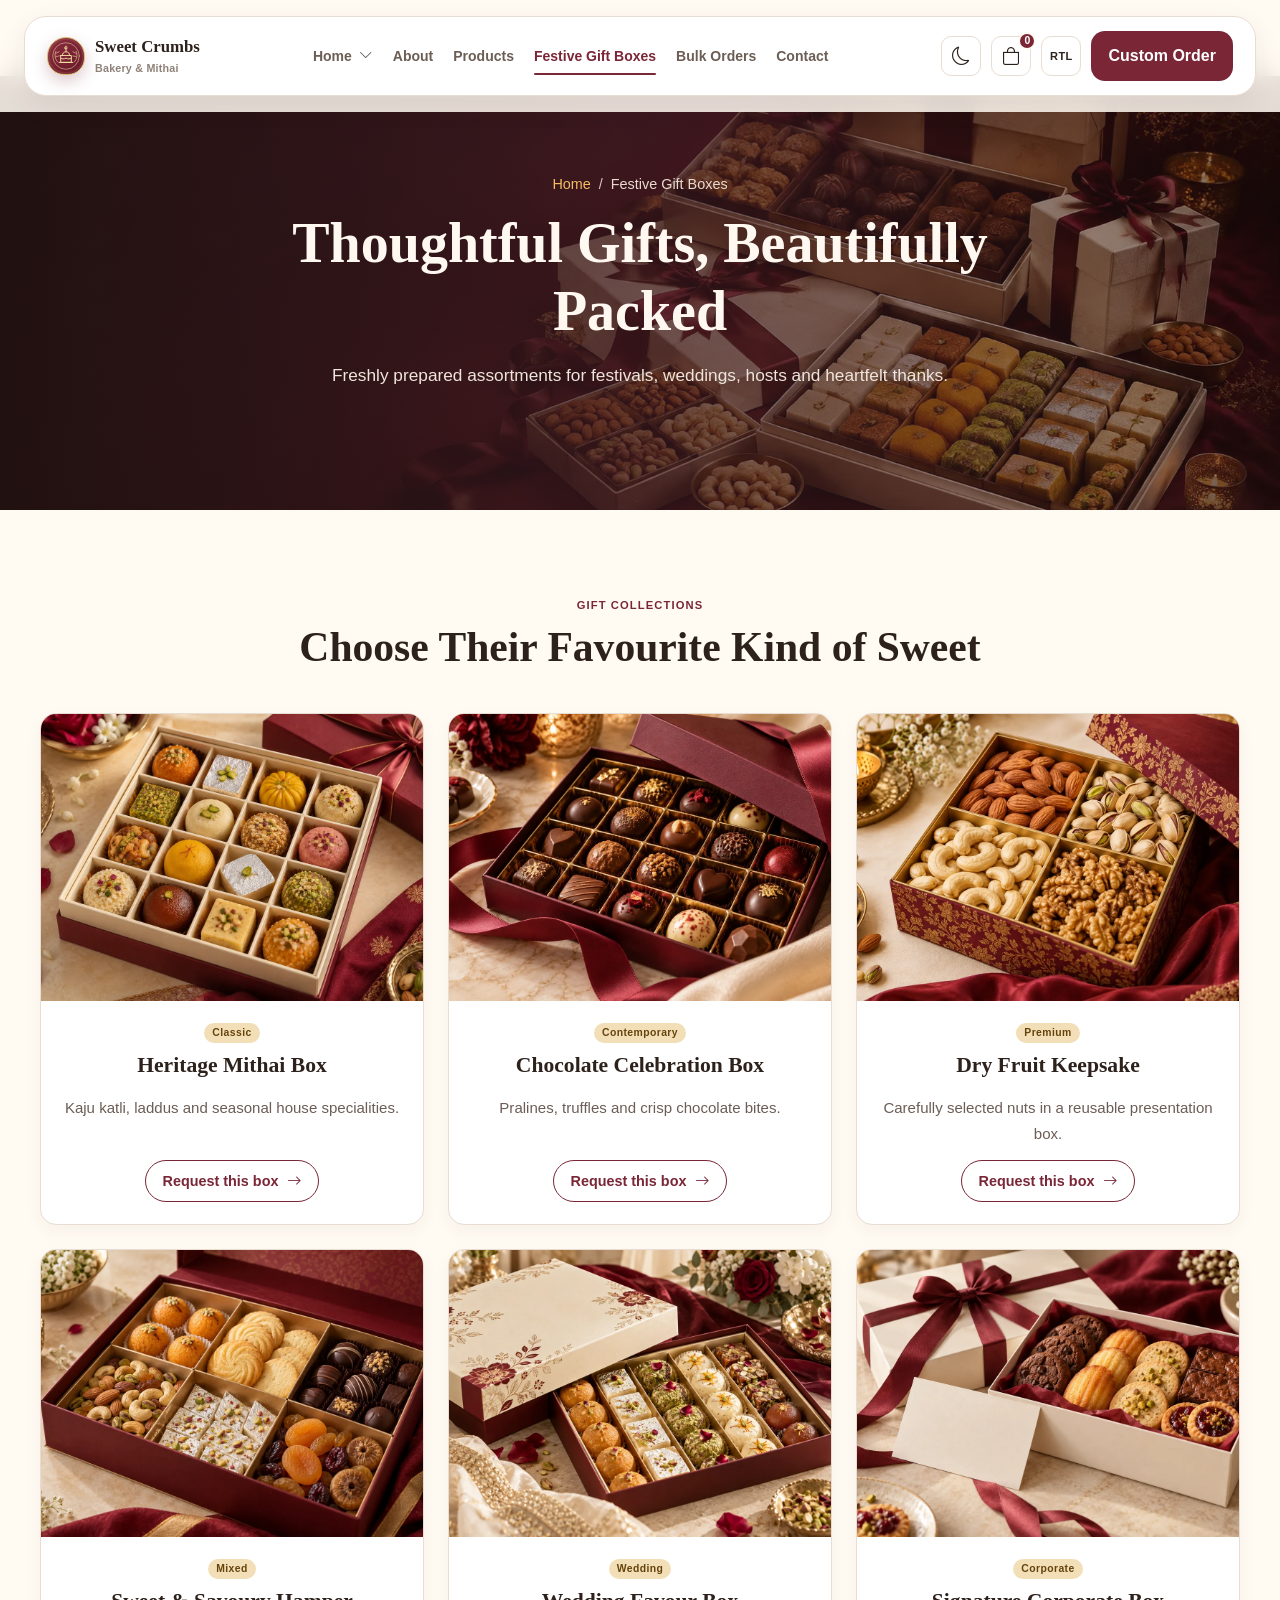
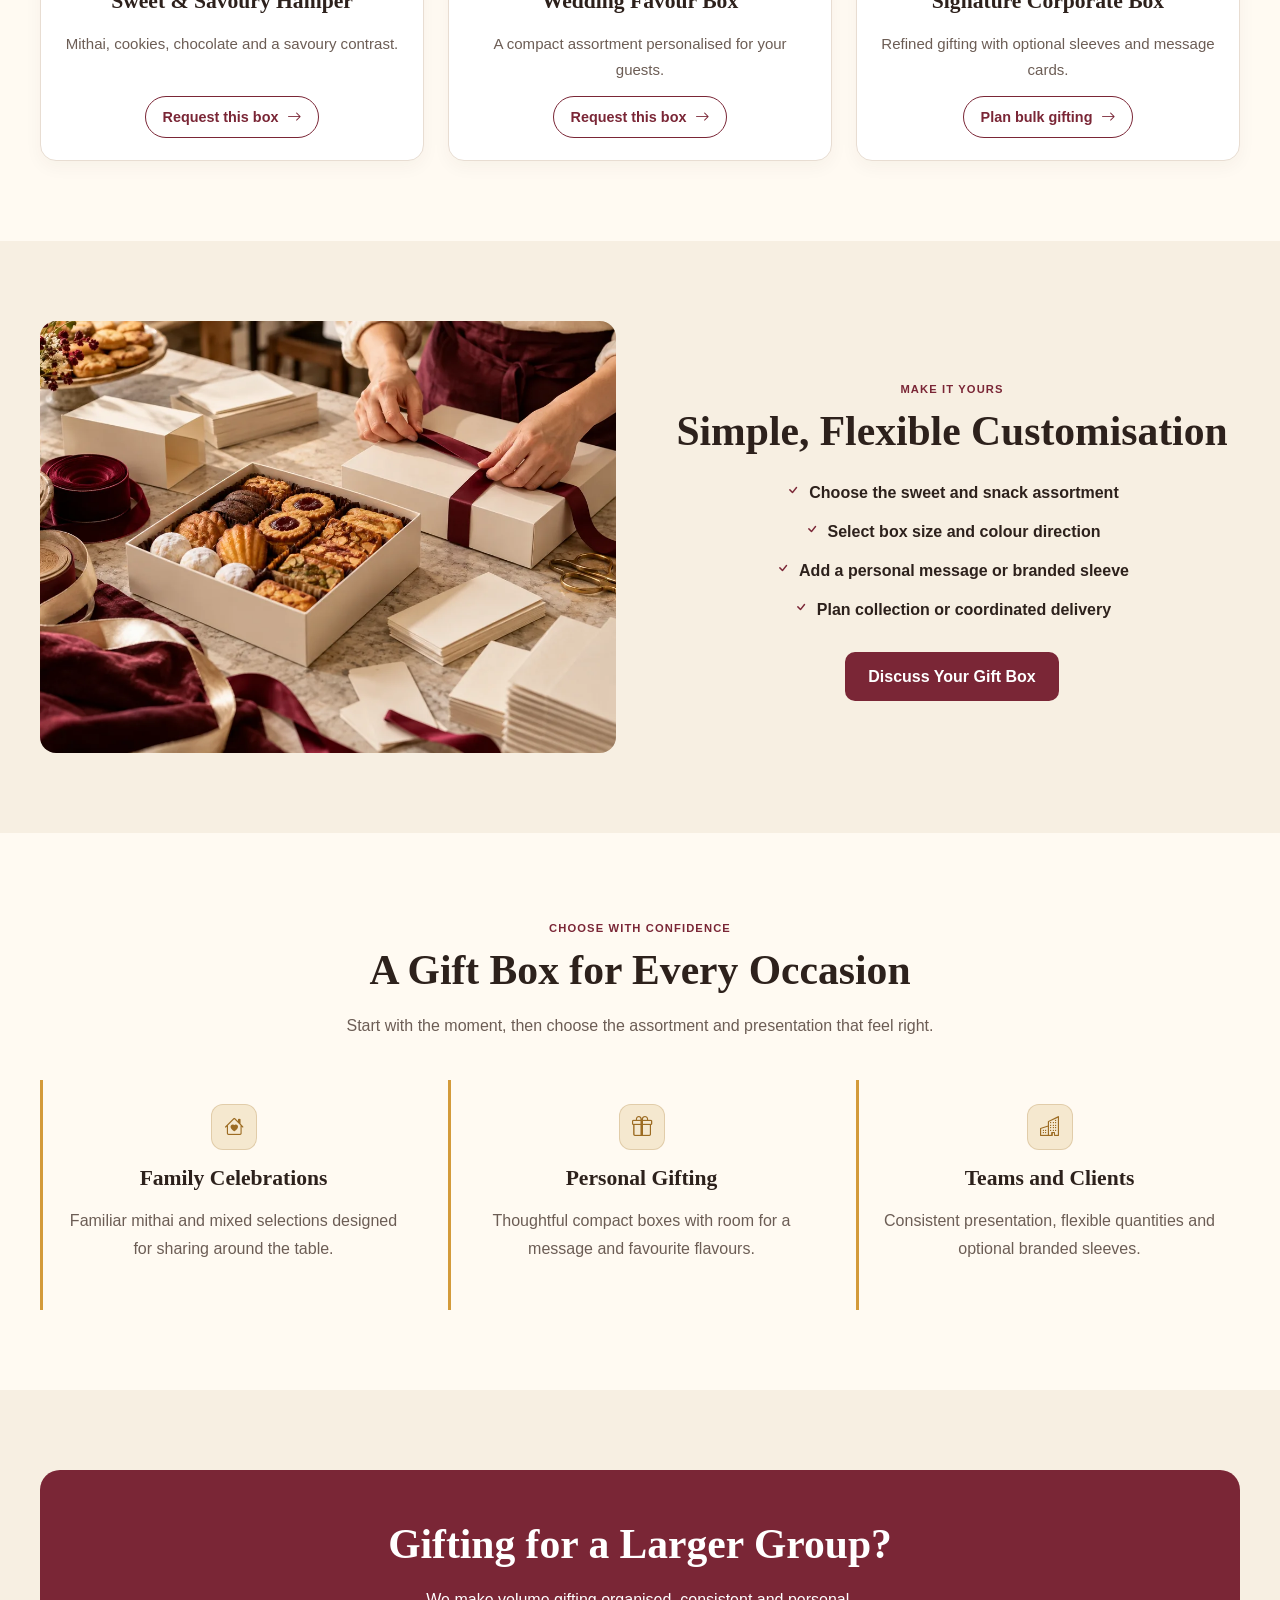
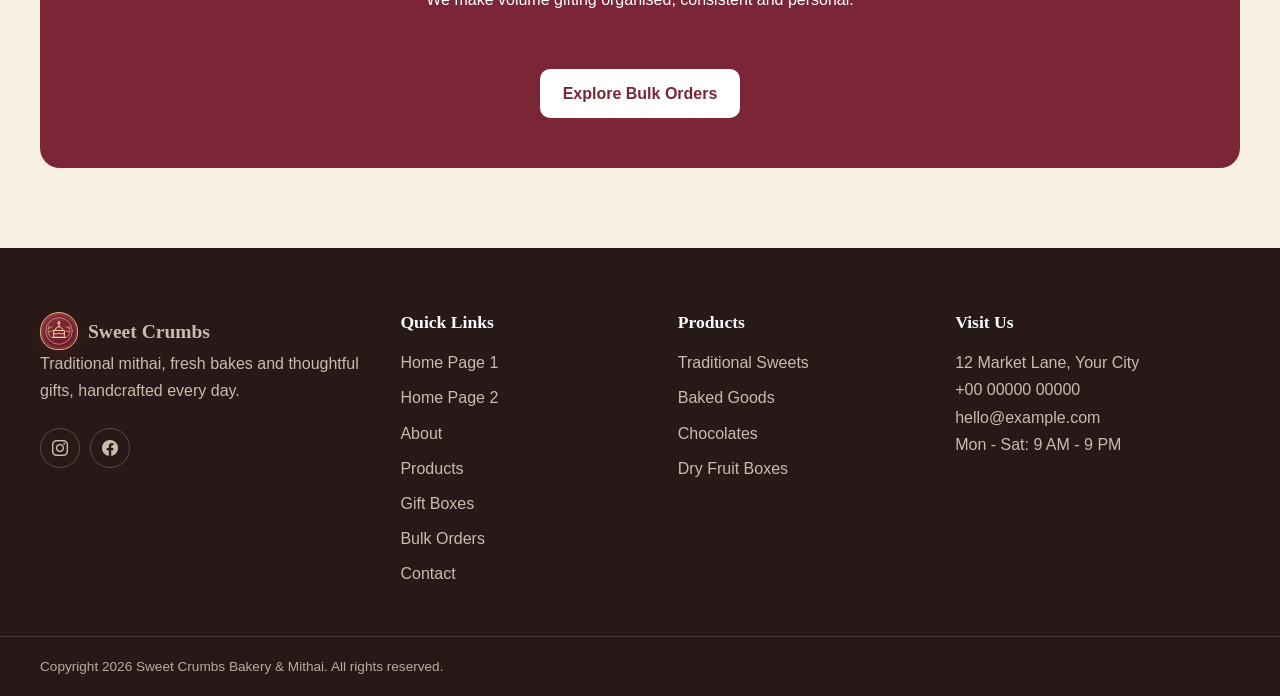
<file: pages/festive-gift-boxes.html>
<!doctype html>
<html lang="en">
    <head>
        <meta charset="UTF-8" />
        <meta name="viewport" content="width=device-width,initial-scale=1" />
        <title>Festive Gift Boxes | Sweet Crumbs</title>
        <link rel="icon" type="image/svg+xml" href="../assets/images/common/favicon.svg" />
        <meta
            name="description"
            content="Explore beautifully packed mithai, chocolate and dry fruit gift boxes for every celebration."
        />
        <link rel="canonical" href="https://example.com/pages/festive-gift-boxes.html" />
        <link rel="stylesheet" href="../assets/css/bootstrap-icons.min.css" />
        <link rel="stylesheet" href="../assets/css/style.css" />
        <link rel="stylesheet" href="../assets/css/responsive.css" />
        <link rel="stylesheet" href="../assets/css/dark-mode.css" />
        <link rel="stylesheet" href="../assets/css/rtl.css" />
        <script>
            document.documentElement.dataset.theme =
                localStorage.getItem("sweetcrumbs-theme") ||
                (matchMedia("(prefers-color-scheme:dark)").matches ? "dark" : "light");
            document.documentElement.dir = localStorage.getItem("sweetcrumbs-direction") || "ltr";
        </script>
    </head>
    <body data-page="gifts">
        <div data-site-header></div>
        <main id="main">
            <header class="page-hero">
                <div class="container">
                    <nav class="breadcrumb">
                        <a href="index.html">Home</a><span>Festive Gift Boxes</span>
                    </nav>
                    <h1>Thoughtful Gifts, Beautifully Packed</h1>
                    <p class="lead">
                        Freshly prepared assortments for festivals, weddings, hosts and heartfelt
                        thanks.
                    </p>
                </div>
            </header>
            <section class="section">
                <div class="container">
                    <div class="section-header">
                        <span class="eyebrow">Gift Collections</span>
                        <h2>Choose Their Favourite Kind of Sweet</h2>
                    </div>
                    <div class="grid grid-3">
                        <article class="card">
                            <img
                                class="card-img"
                                src="../assets/images/unique/festive-classic-box.webp"
                                alt="Classic mithai gift box"
                            />
                            <div class="card-body">
                                <span class="tag">Classic</span>
                                <h3>Heritage Mithai Box</h3>
                                <p>Kaju katli, laddus and seasonal house specialities.</p>
                                <a href="contact.html#custom-order"
                                    >Request this box
                                    <i class="bi bi-arrow-right" aria-hidden="true"></i
                                ></a>
                            </div>
                        </article>
                        <article class="card">
                            <img
                                class="card-img"
                                src="../assets/images/unique/festive-chocolate-box.webp"
                                alt="Chocolate celebration box"
                            />
                            <div class="card-body">
                                <span class="tag">Contemporary</span>
                                <h3>Chocolate Celebration Box</h3>
                                <p>Pralines, truffles and crisp chocolate bites.</p>
                                <a href="contact.html#custom-order"
                                    >Request this box
                                    <i class="bi bi-arrow-right" aria-hidden="true"></i
                                ></a>
                            </div>
                        </article>
                        <article class="card">
                            <img
                                class="card-img"
                                src="../assets/images/unique/festive-dryfruit-box.webp"
                                alt="Premium dry fruit gift box"
                            />
                            <div class="card-body">
                                <span class="tag">Premium</span>
                                <h3>Dry Fruit Keepsake</h3>
                                <p>Carefully selected nuts in a reusable presentation box.</p>
                                <a href="contact.html#custom-order"
                                    >Request this box
                                    <i class="bi bi-arrow-right" aria-hidden="true"></i
                                ></a>
                            </div>
                        </article>
                        <article class="card">
                            <img
                                class="card-img"
                                src="../assets/images/unique/festive-mixed-box.webp"
                                alt="Mixed sweets and treats"
                            />
                            <div class="card-body">
                                <span class="tag">Mixed</span>
                                <h3>Sweet & Savoury Hamper</h3>
                                <p>Mithai, cookies, chocolate and a savoury contrast.</p>
                                <a href="contact.html#custom-order"
                                    >Request this box
                                    <i class="bi bi-arrow-right" aria-hidden="true"></i
                                ></a>
                            </div>
                        </article>
                        <article class="card">
                            <img
                                class="card-img"
                                src="../assets/images/unique/festive-wedding-box.webp"
                                alt="Wedding sweet box"
                            />
                            <div class="card-body">
                                <span class="tag">Wedding</span>
                                <h3>Wedding Favour Box</h3>
                                <p>A compact assortment personalised for your guests.</p>
                                <a href="contact.html#custom-order"
                                    >Request this box
                                    <i class="bi bi-arrow-right" aria-hidden="true"></i
                                ></a>
                            </div>
                        </article>
                        <article class="card">
                            <img
                                class="card-img"
                                src="../assets/images/unique/festive-corporate-box.webp"
                                alt="Corporate gift box"
                            />
                            <div class="card-body">
                                <span class="tag">Corporate</span>
                                <h3>Signature Corporate Box</h3>
                                <p>Refined gifting with optional sleeves and message cards.</p>
                                <a href="bulk-orders.html"
                                    >Plan bulk gifting
                                    <i class="bi bi-arrow-right" aria-hidden="true"></i
                                ></a>
                            </div>
                        </article>
                    </div>
                </div>
            </section>
            <section class="section section-soft">
                <div class="container hero-grid">
                    <img
                        class="editorial-img"
                        src="../assets/images/unique/festive-customisation.webp"
                        alt="Customisable festive gift presentation"
                    />
                    <div>
                        <span class="eyebrow">Make It Yours</span>
                        <h2>Simple, Flexible Customisation</h2>
                        <ul class="check-list">
                            <li>Choose the sweet and snack assortment</li>
                            <li>Select box size and colour direction</li>
                            <li>Add a personal message or branded sleeve</li>
                            <li>Plan collection or coordinated delivery</li>
                        </ul>
                        <a class="btn btn-primary" href="contact.html#custom-order"
                            >Discuss Your Gift Box</a
                        >
                    </div>
                </div>
            </section>
            <section class="section">
                <div class="container">
                    <div class="section-header center">
                        <span class="eyebrow">Choose With Confidence</span>
                        <h2>A Gift Box for Every Occasion</h2>
                        <p>
                            Start with the moment, then choose the assortment and presentation that
                            feel right.
                        </p>
                    </div>
                    <div class="grid grid-3">
                        <article class="feature">
                            <div class="feature-icon">
                                <i class="bi bi-house-heart" aria-hidden="true"></i>
                            </div>
                            <h3>Family Celebrations</h3>
                            <p>
                                Familiar mithai and mixed selections designed for sharing around the
                                table.
                            </p>
                        </article>
                        <article class="feature">
                            <div class="feature-icon">
                                <i class="bi bi-gift" aria-hidden="true"></i>
                            </div>
                            <h3>Personal Gifting</h3>
                            <p>
                                Thoughtful compact boxes with room for a message and favourite
                                flavours.
                            </p>
                        </article>
                        <article class="feature">
                            <div class="feature-icon">
                                <i class="bi bi-buildings" aria-hidden="true"></i>
                            </div>
                            <h3>Teams and Clients</h3>
                            <p>
                                Consistent presentation, flexible quantities and optional branded
                                sleeves.
                            </p>
                        </article>
                    </div>
                </div>
            </section>
            <section class="section section-soft">
                <div class="container">
                    <div class="cta">
                        <div>
                            <h2>Gifting for a Larger Group?</h2>
                            <p>We make volume gifting organised, consistent and personal.</p>
                        </div>
                        <a class="btn btn-primary" href="bulk-orders.html">Explore Bulk Orders</a>
                    </div>
                </div>
            </section>
        </main>
        <div data-site-footer></div>
        <script src="../assets/js/main.js"></script>
    </body>
</html>
</file>
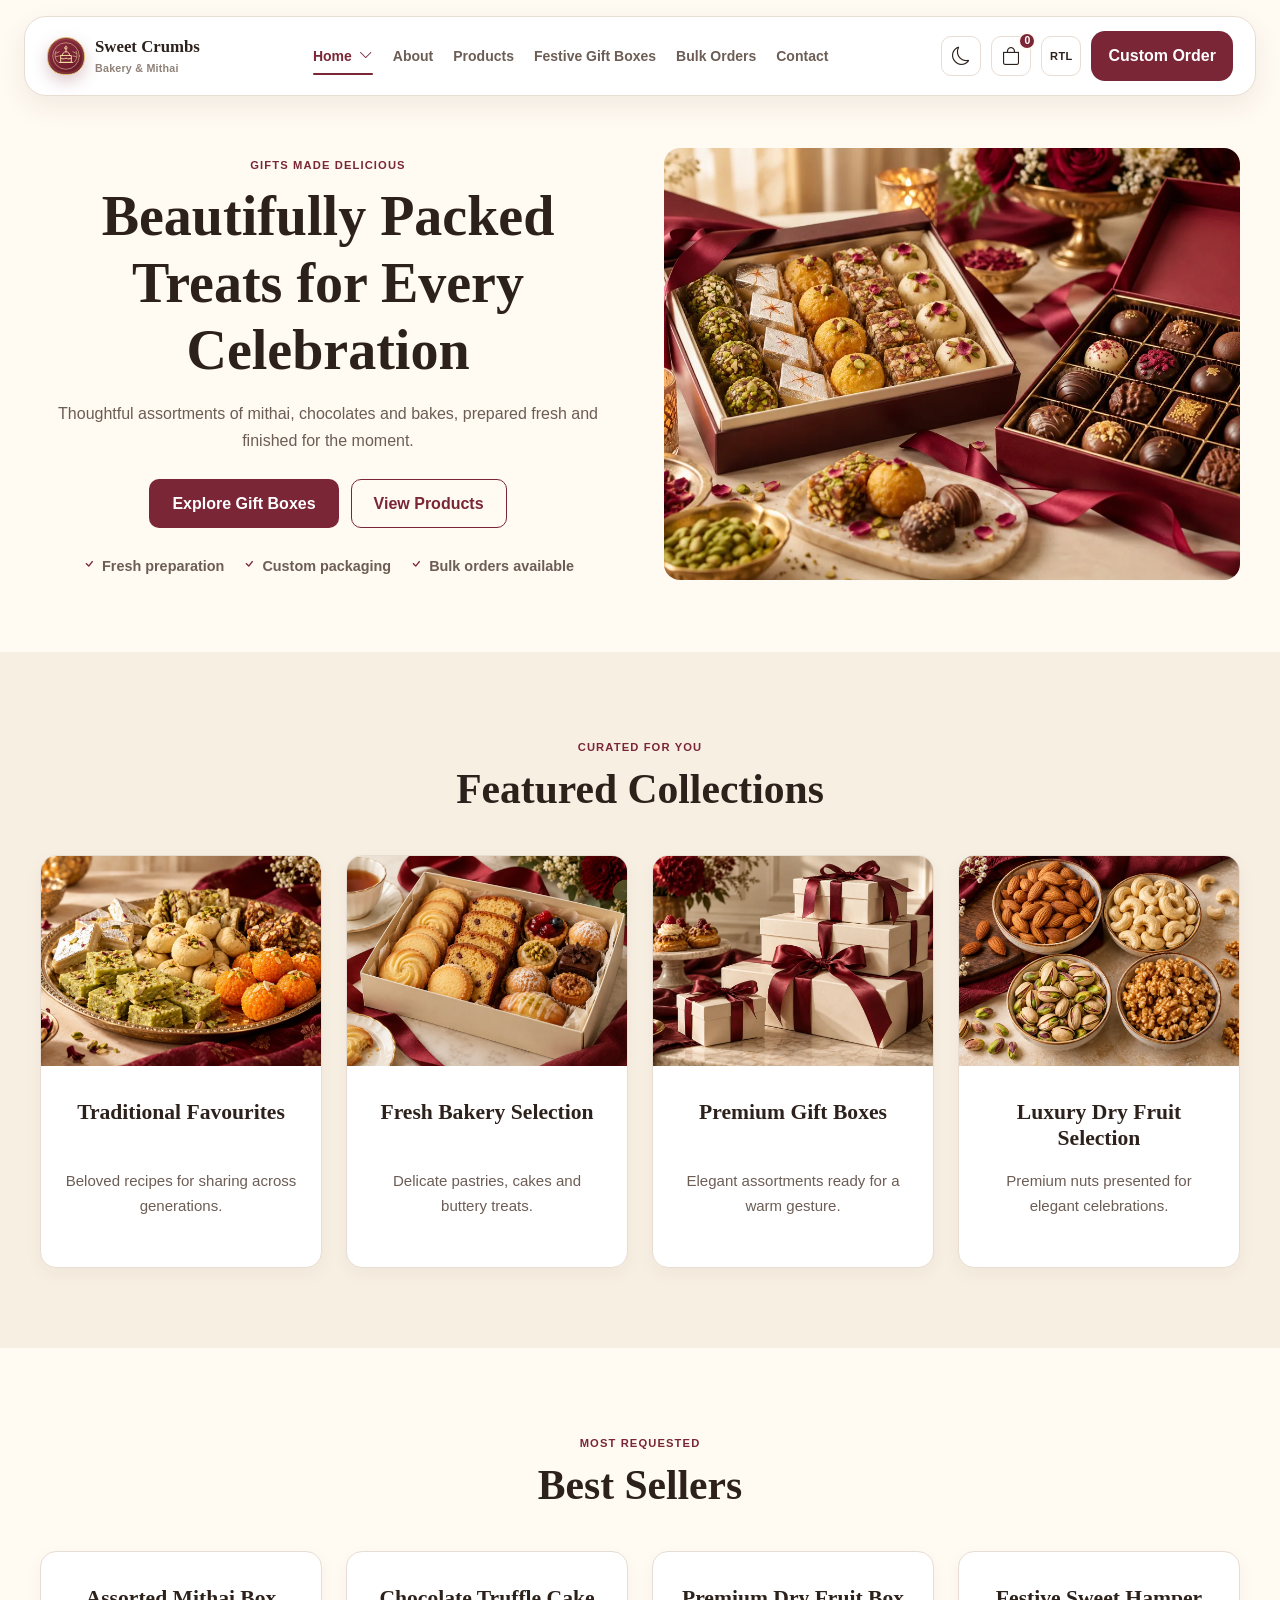
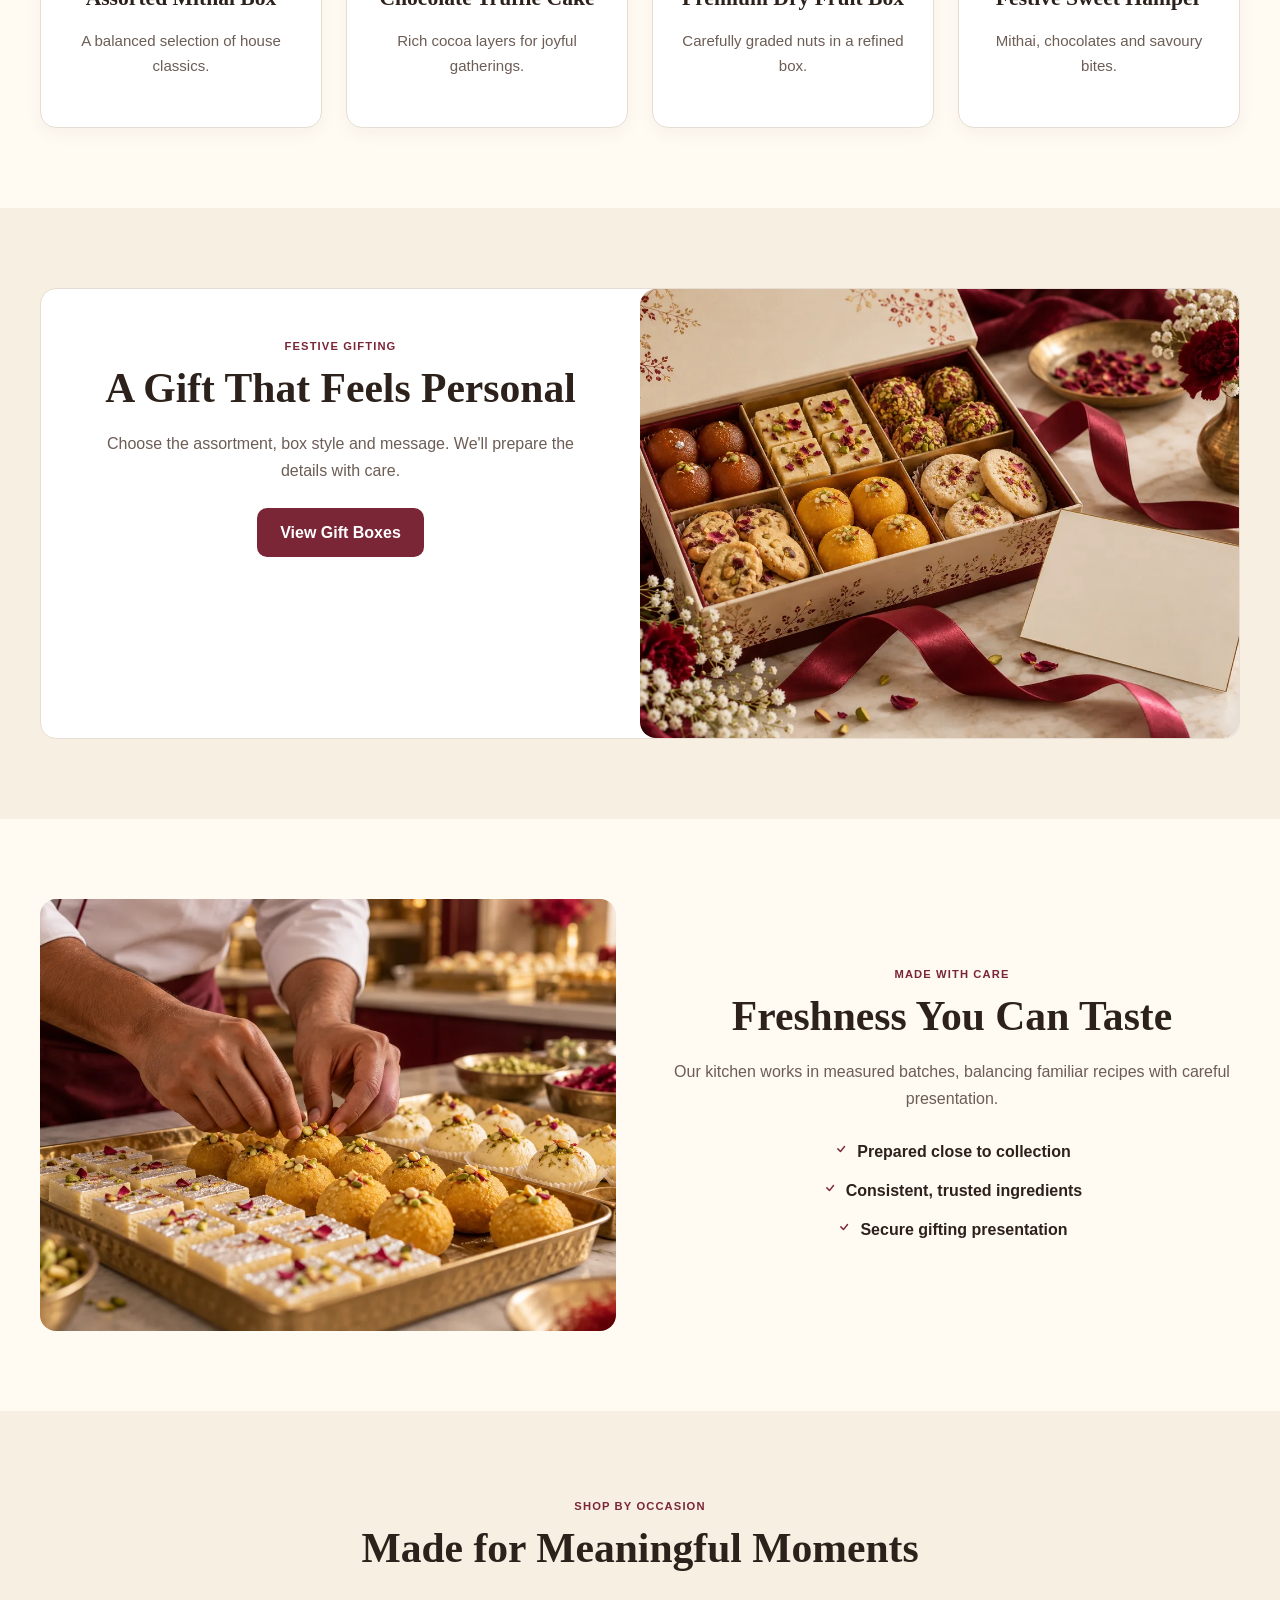
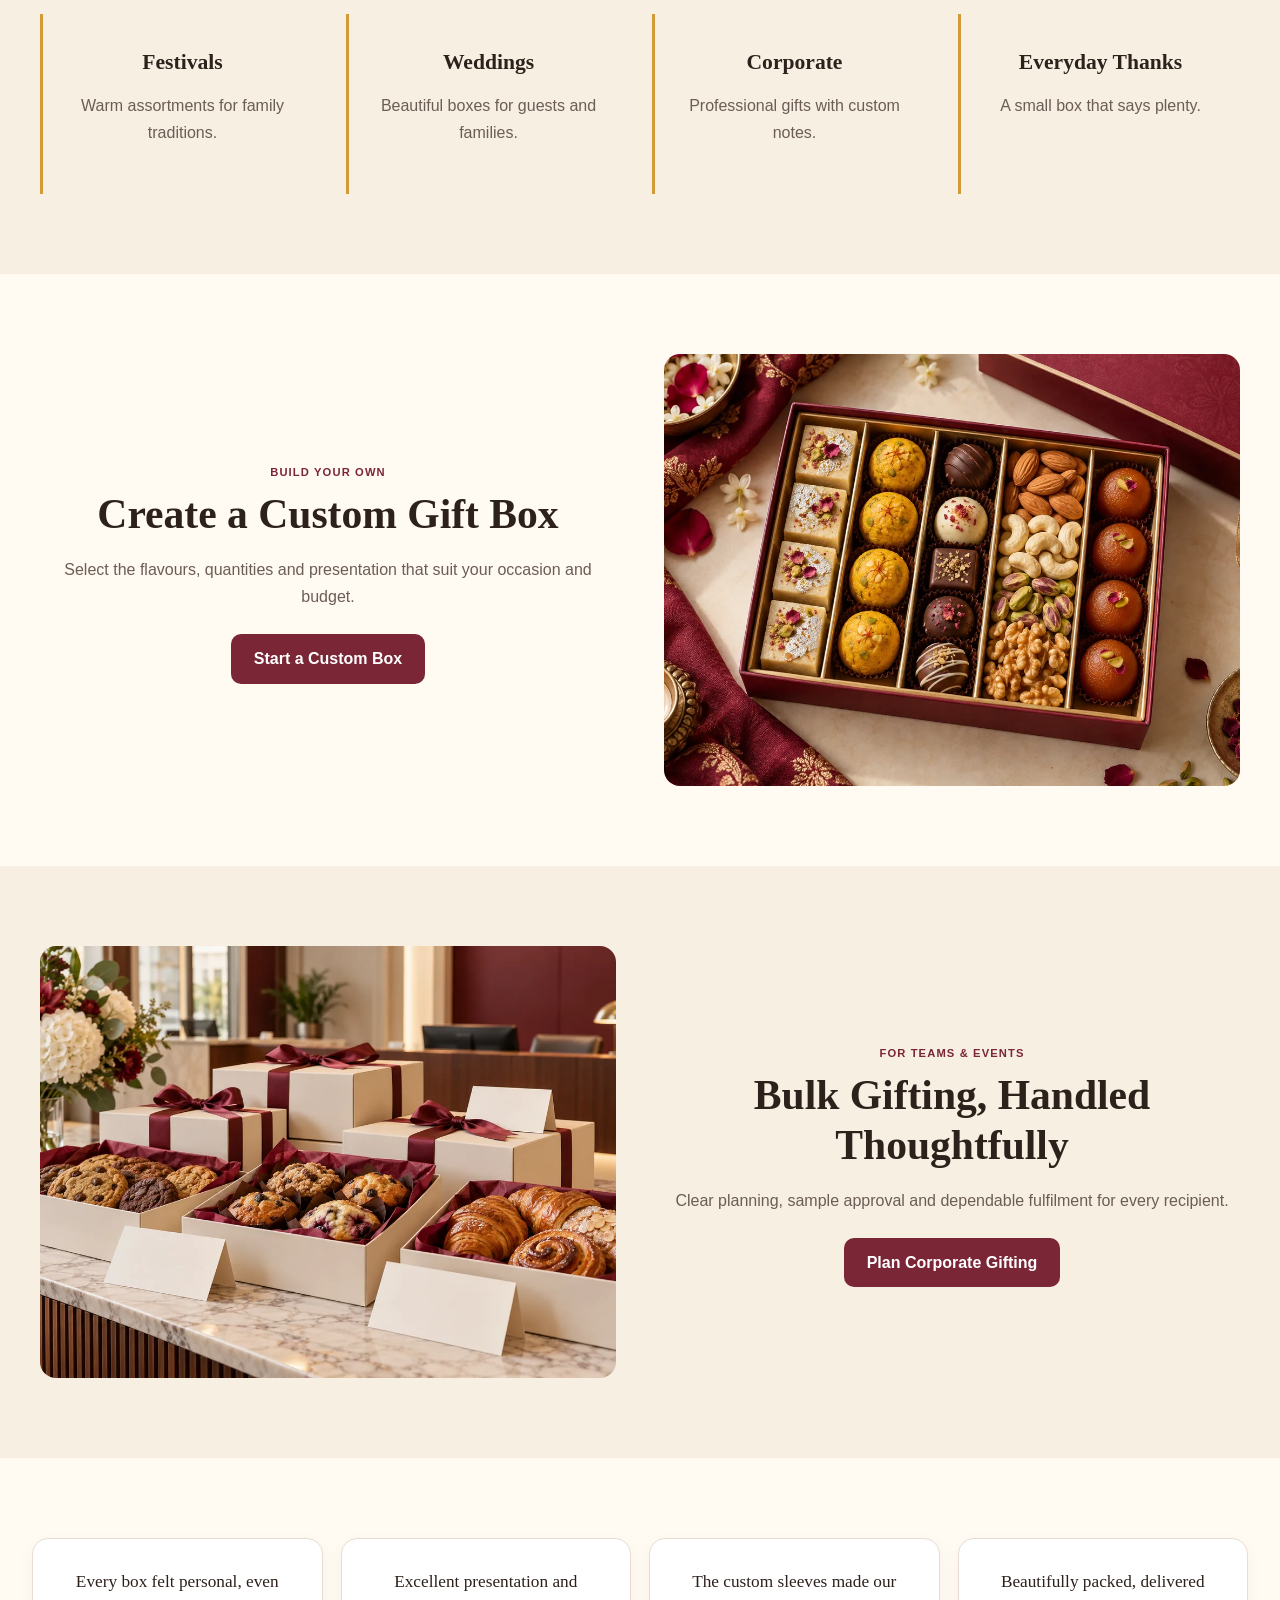
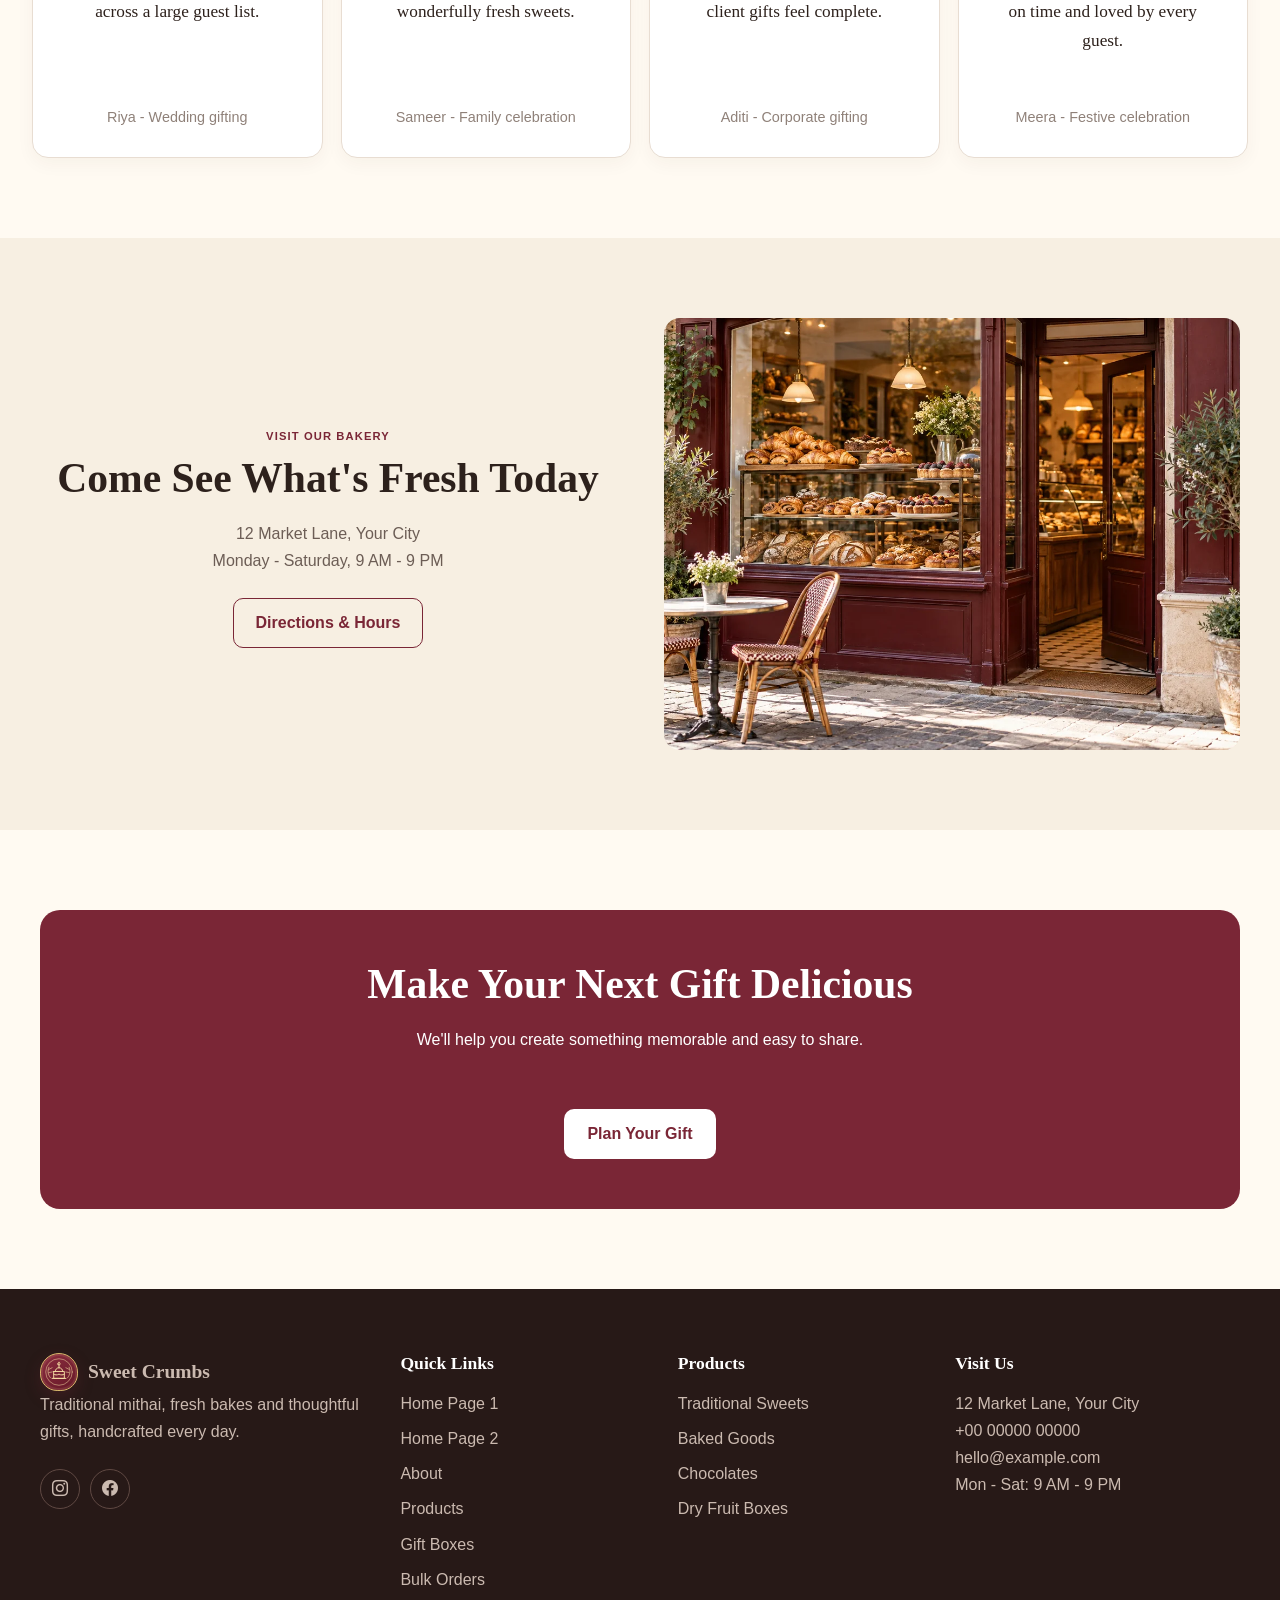
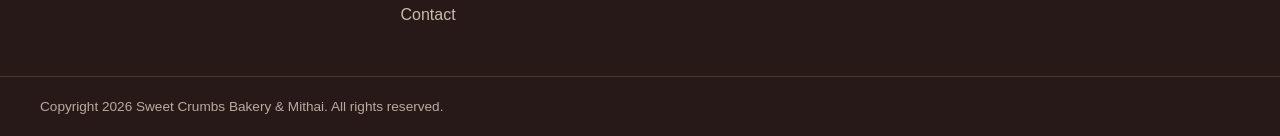
<file: pages/index-2.html>
<!doctype html>
<html lang="en">
    <head>
        <meta charset="UTF-8" />
        <meta name="viewport" content="width=device-width,initial-scale=1" />
        <title>Celebration Gift Boxes | Sweet Crumbs Bakery</title>
        <link rel="icon" type="image/svg+xml" href="../assets/images/common/favicon.svg" />
        <meta
            name="description"
            content="Beautifully packed sweets, chocolates and bakery gifts for celebrations, families and teams."
        />
        <link rel="canonical" href="https://example.com/pages/index-2.html" />
        <link rel="stylesheet" href="../assets/css/bootstrap.min.css" />
        <link rel="stylesheet" href="../assets/css/bootstrap-icons.min.css" />
        <link rel="stylesheet" href="../assets/css/style.css" />
        <link rel="stylesheet" href="../assets/css/responsive.css" />
        <link rel="stylesheet" href="../assets/css/dark-mode.css" />
        <link rel="stylesheet" href="../assets/css/rtl.css" />
        <script>
            document.documentElement.dataset.theme =
                localStorage.getItem("sweetcrumbs-theme") ||
                (matchMedia("(prefers-color-scheme:dark)").matches ? "dark" : "light");
            document.documentElement.dir = localStorage.getItem("sweetcrumbs-direction") || "ltr";
        </script>
    </head>
    <body data-page="home2">
        <div data-site-header></div>
        <main id="main">
            <section class="hero">
                <div class="container hero-grid">
                    <div>
                        <span class="eyebrow">Gifts Made Delicious</span>
                        <h1>Beautifully Packed Treats for Every Celebration</h1>
                        <p>
                            Thoughtful assortments of mithai, chocolates and bakes, prepared fresh
                            and finished for the moment.
                        </p>
                        <div class="button-row">
                            <a class="btn btn-primary" href="festive-gift-boxes.html"
                                >Explore Gift Boxes</a
                            ><a class="btn btn-secondary" href="products.html">View Products</a>
                        </div>
                        <div class="proofs">
                            <span>Fresh preparation</span><span>Custom packaging</span
                            ><span>Bulk orders available</span>
                        </div>
                    </div>
                    <div class="hero-media">
                        <img
                            src="../assets/images/unique/gifts-hero.webp"
                            width="1200"
                            height="800"
                            alt="Premium festive sweet and chocolate gift boxes"
                        />
                    </div>
                </div>
            </section>
            <section class="section section-soft">
                <div class="container">
                    <div class="section-header">
                        <span class="eyebrow">Curated for You</span>
                        <h2>Featured Collections</h2>
                    </div>
                    <div class="grid grid-4">
                        <article class="card">
                            <img
                                class="card-img"
                                src="../assets/images/unique/gifts-mithai-range.webp"
                                alt="Traditional mithai collection"
                            />
                            <div class="card-body">
                                <h3>Traditional Favourites</h3>
                                <p>Beloved recipes for sharing across generations.</p>
                            </div>
                        </article>
                        <article class="card">
                            <img
                                class="card-img"
                                src="../assets/images/unique/gifts-bakery-range.webp"
                                alt="Fresh bakery selection"
                            />
                            <div class="card-body">
                                <h3>Fresh Bakery Selection</h3>
                                <p>Delicate pastries, cakes and buttery treats.</p>
                            </div>
                        </article>
                        <article class="card">
                            <img
                                class="card-img"
                                src="../assets/images/unique/gifts-boxes-range.webp"
                                alt="Premium gift boxes"
                            />
                            <div class="card-body">
                                <h3>Premium Gift Boxes</h3>
                                <p>Elegant assortments ready for a warm gesture.</p>
                            </div>
                        </article>
                        <article class="card">
                            <img
                                class="card-img"
                                src="../assets/images/unique/gifts-nuts-range.webp"
                                alt="Premium dry fruit collection"
                            />
                            <div class="card-body">
                                <h3>Luxury Dry Fruit Selection</h3>
                                <p>Premium nuts presented for elegant celebrations.</p>
                            </div>
                        </article>
                    </div>
                </div>
            </section>
            <section class="section">
                <div class="container">
                    <div class="section-header">
                        <span class="eyebrow">Most Requested</span>
                        <h2>Best Sellers</h2>
                    </div>
                    <div class="grid grid-4">
                        <article class="card card-body">
                            <h3>Assorted Mithai Box</h3>
                            <p>A balanced selection of house classics.</p>
                        </article>
                        <article class="card card-body">
                            <h3>Chocolate Truffle Cake</h3>
                            <p>Rich cocoa layers for joyful gatherings.</p>
                        </article>
                        <article class="card card-body">
                            <h3>Premium Dry Fruit Box</h3>
                            <p>Carefully graded nuts in a refined box.</p>
                        </article>
                        <article class="card card-body">
                            <h3>Festive Sweet Hamper</h3>
                            <p>Mithai, chocolates and savoury bites.</p>
                        </article>
                    </div>
                </div>
            </section>
            <section class="section section-soft">
                <div class="container split-panel">
                    <div>
                        <span class="eyebrow">Festive Gifting</span>
                        <h2>A Gift That Feels Personal</h2>
                        <p>
                            Choose the assortment, box style and message. We'll prepare the details
                            with care.
                        </p>
                        <a class="btn btn-primary" href="festive-gift-boxes.html"
                            >View Gift Boxes</a
                        >
                    </div>
                    <img
                        class="editorial-img"
                        src="../assets/images/unique/gifts-personalised.webp"
                        alt="Personalised festive gift assortment"
                    />
                </div>
            </section>
            <section class="section">
                <div class="container hero-grid">
                    <img
                        class="editorial-img"
                        src="../assets/images/unique/gifts-preparation.webp"
                        alt="Fresh preparation at Sweet Crumbs"
                    />
                    <div>
                        <span class="eyebrow">Made With Care</span>
                        <h2>Freshness You Can Taste</h2>
                        <p>
                            Our kitchen works in measured batches, balancing familiar recipes with
                            careful presentation.
                        </p>
                        <ul class="check-list">
                            <li>Prepared close to collection</li>
                            <li>Consistent, trusted ingredients</li>
                            <li>Secure gifting presentation</li>
                        </ul>
                    </div>
                </div>
            </section>
            <section class="section section-soft">
                <div class="container">
                    <div class="section-header center">
                        <span class="eyebrow">Shop by Occasion</span>
                        <h2>Made for Meaningful Moments</h2>
                    </div>
                    <div class="grid grid-4">
                        <div class="feature">
                            <h3>Festivals</h3>
                            <p>Warm assortments for family traditions.</p>
                        </div>
                        <div class="feature">
                            <h3>Weddings</h3>
                            <p>Beautiful boxes for guests and families.</p>
                        </div>
                        <div class="feature">
                            <h3>Corporate</h3>
                            <p>Professional gifts with custom notes.</p>
                        </div>
                        <div class="feature">
                            <h3>Everyday Thanks</h3>
                            <p>A small box that says plenty.</p>
                        </div>
                    </div>
                </div>
            </section>
            <section class="section">
                <div class="container hero-grid">
                    <div>
                        <span class="eyebrow">Build Your Own</span>
                        <h2>Create a Custom Gift Box</h2>
                        <p>
                            Select the flavours, quantities and presentation that suit your occasion
                            and budget.
                        </p>
                        <a class="btn btn-primary" href="contact.html#custom-order"
                            >Start a Custom Box</a
                        >
                    </div>
                    <img
                        class="editorial-img"
                        src="../assets/images/unique/gifts-custom-selection.webp"
                        loading="lazy"
                        alt="Selection of sweets, chocolates and dry fruits"
                    />
                </div>
            </section>
            <section class="section section-soft">
                <div class="container hero-grid">
                    <img
                        class="editorial-img"
                        src="../assets/images/unique/gifts-corporate.webp"
                        alt="Corporate gift boxes"
                    />
                    <div>
                        <span class="eyebrow">For Teams & Events</span>
                        <h2>Bulk Gifting, Handled Thoughtfully</h2>
                        <p>
                            Clear planning, sample approval and dependable fulfilment for every
                            recipient.
                        </p>
                        <a class="btn btn-primary" href="bulk-orders.html"
                            >Plan Corporate Gifting</a
                        >
                    </div>
                </div>
            </section>
            <section class="section home2-testimonials-section">
                <div class="container">
                    <div class="grid grid-4 home2-testimonials">
                        <blockquote class="card quote testimonial-card">
                            <p class="testimonial-text">
                                Every box felt personal, even across a large guest list.
                            </p>
                            <div class="testimonial-author">
                                <span>Riya - Wedding gifting</span>
                            </div>
                        </blockquote>
                        <blockquote class="card quote testimonial-card">
                            <p class="testimonial-text">
                                Excellent presentation and wonderfully fresh sweets.
                            </p>
                            <div class="testimonial-author">
                                <span>Sameer - Family celebration</span>
                            </div>
                        </blockquote>
                        <blockquote class="card quote testimonial-card">
                            <p class="testimonial-text">
                                The custom sleeves made our client gifts feel complete.
                            </p>
                            <div class="testimonial-author">
                                <span>Aditi - Corporate gifting</span>
                            </div>
                        </blockquote>
                        <blockquote class="card quote testimonial-card">
                            <p class="testimonial-text">
                                Beautifully packed, delivered on time and loved by every guest.
                            </p>
                            <div class="testimonial-author">
                                <span>Meera - Festive celebration</span>
                            </div>
                        </blockquote>
                    </div>
                </div>
            </section>
            <section class="section section-soft">
                <div class="container hero-grid">
                    <div>
                        <span class="eyebrow">Visit Our Bakery</span>
                        <h2>Come See What's Fresh Today</h2>
                        <p>12 Market Lane, Your City<br />Monday - Saturday, 9 AM - 9 PM</p>
                        <a class="btn btn-secondary" href="contact.html">Directions & Hours</a>
                    </div>
                    <img
                        class="editorial-img"
                        src="../assets/images/unique/gifts-visit.webp"
                        alt="Sweet Crumbs bakery display"
                    />
                </div>
            </section>
            <section class="section">
                <div class="container">
                    <div class="cta">
                        <div>
                            <h2>Make Your Next Gift Delicious</h2>
                            <p>We'll help you create something memorable and easy to share.</p>
                        </div>
                        <a class="btn btn-primary" href="contact.html#custom-order"
                            >Plan Your Gift</a
                        >
                    </div>
                </div>
            </section>
        </main>
        <div data-site-footer></div>
        <script src="../assets/js/main.js"></script>
    </body>
</html>
</file>
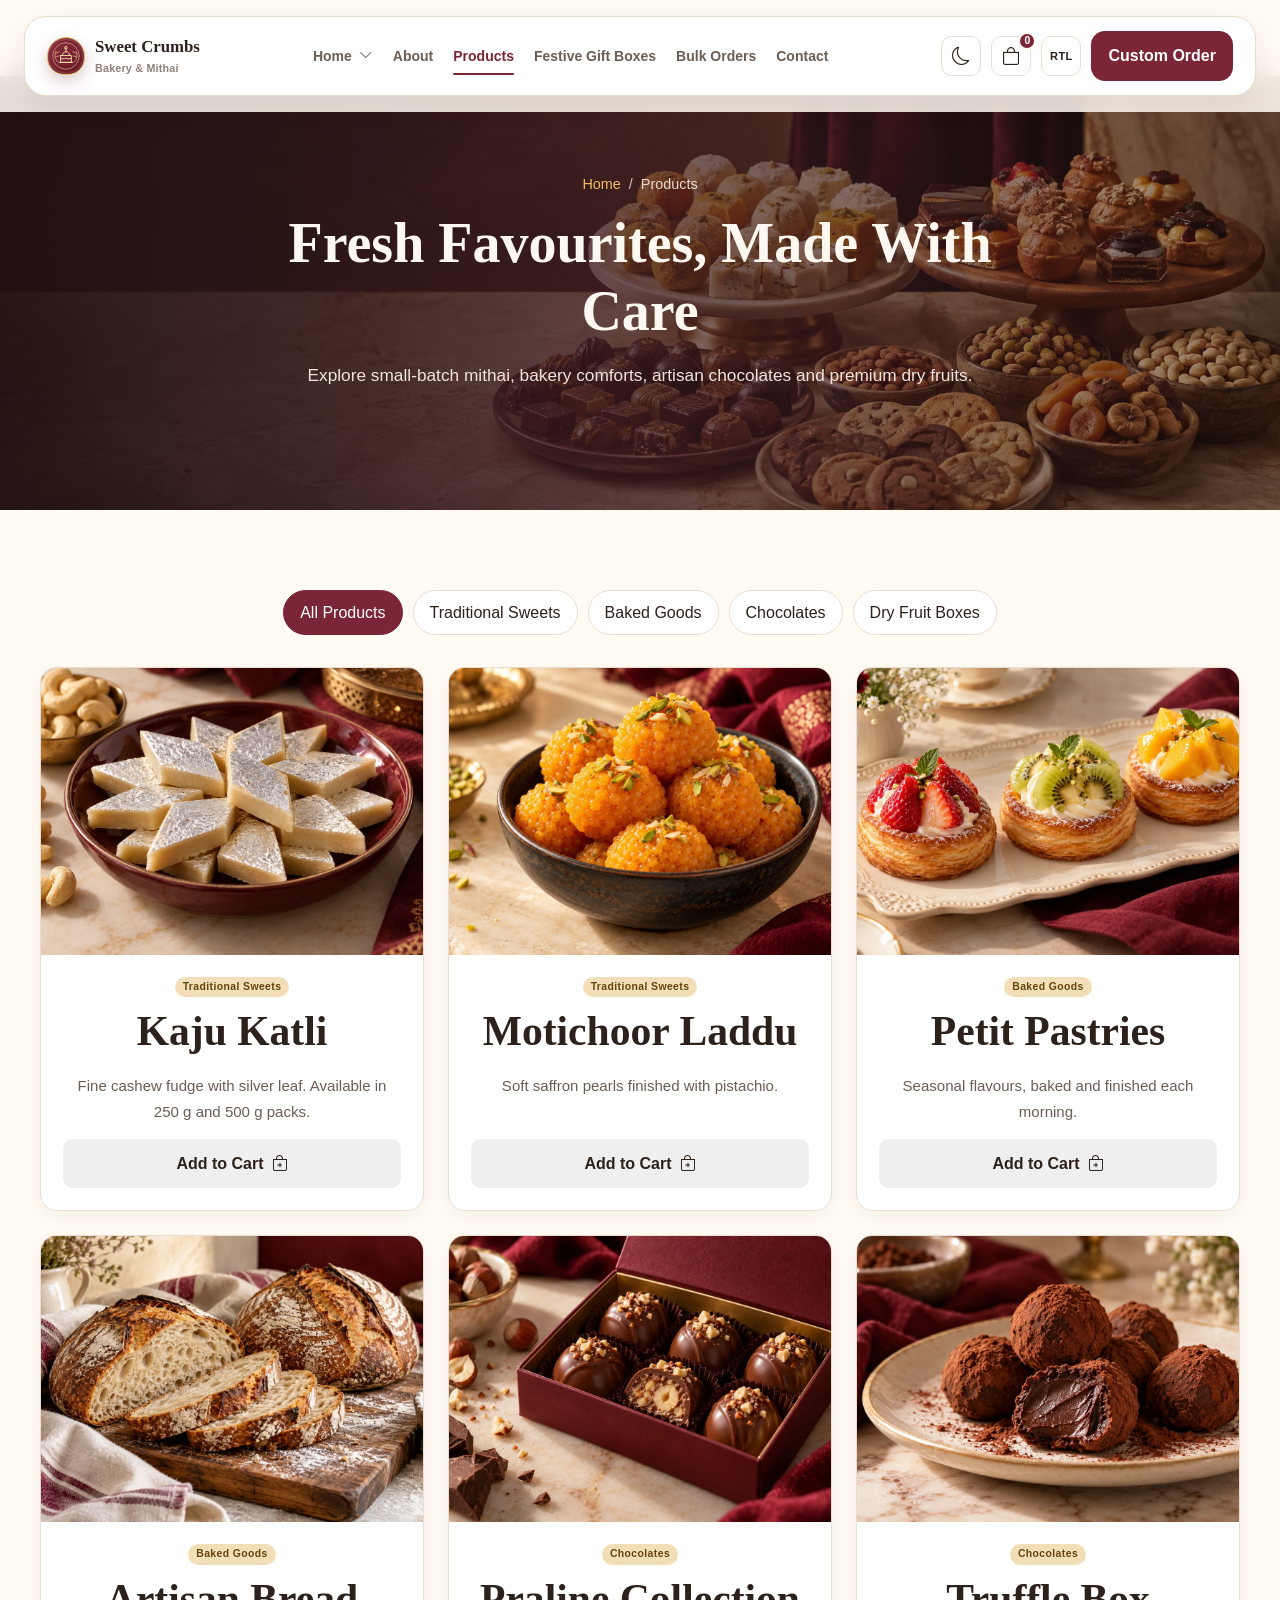
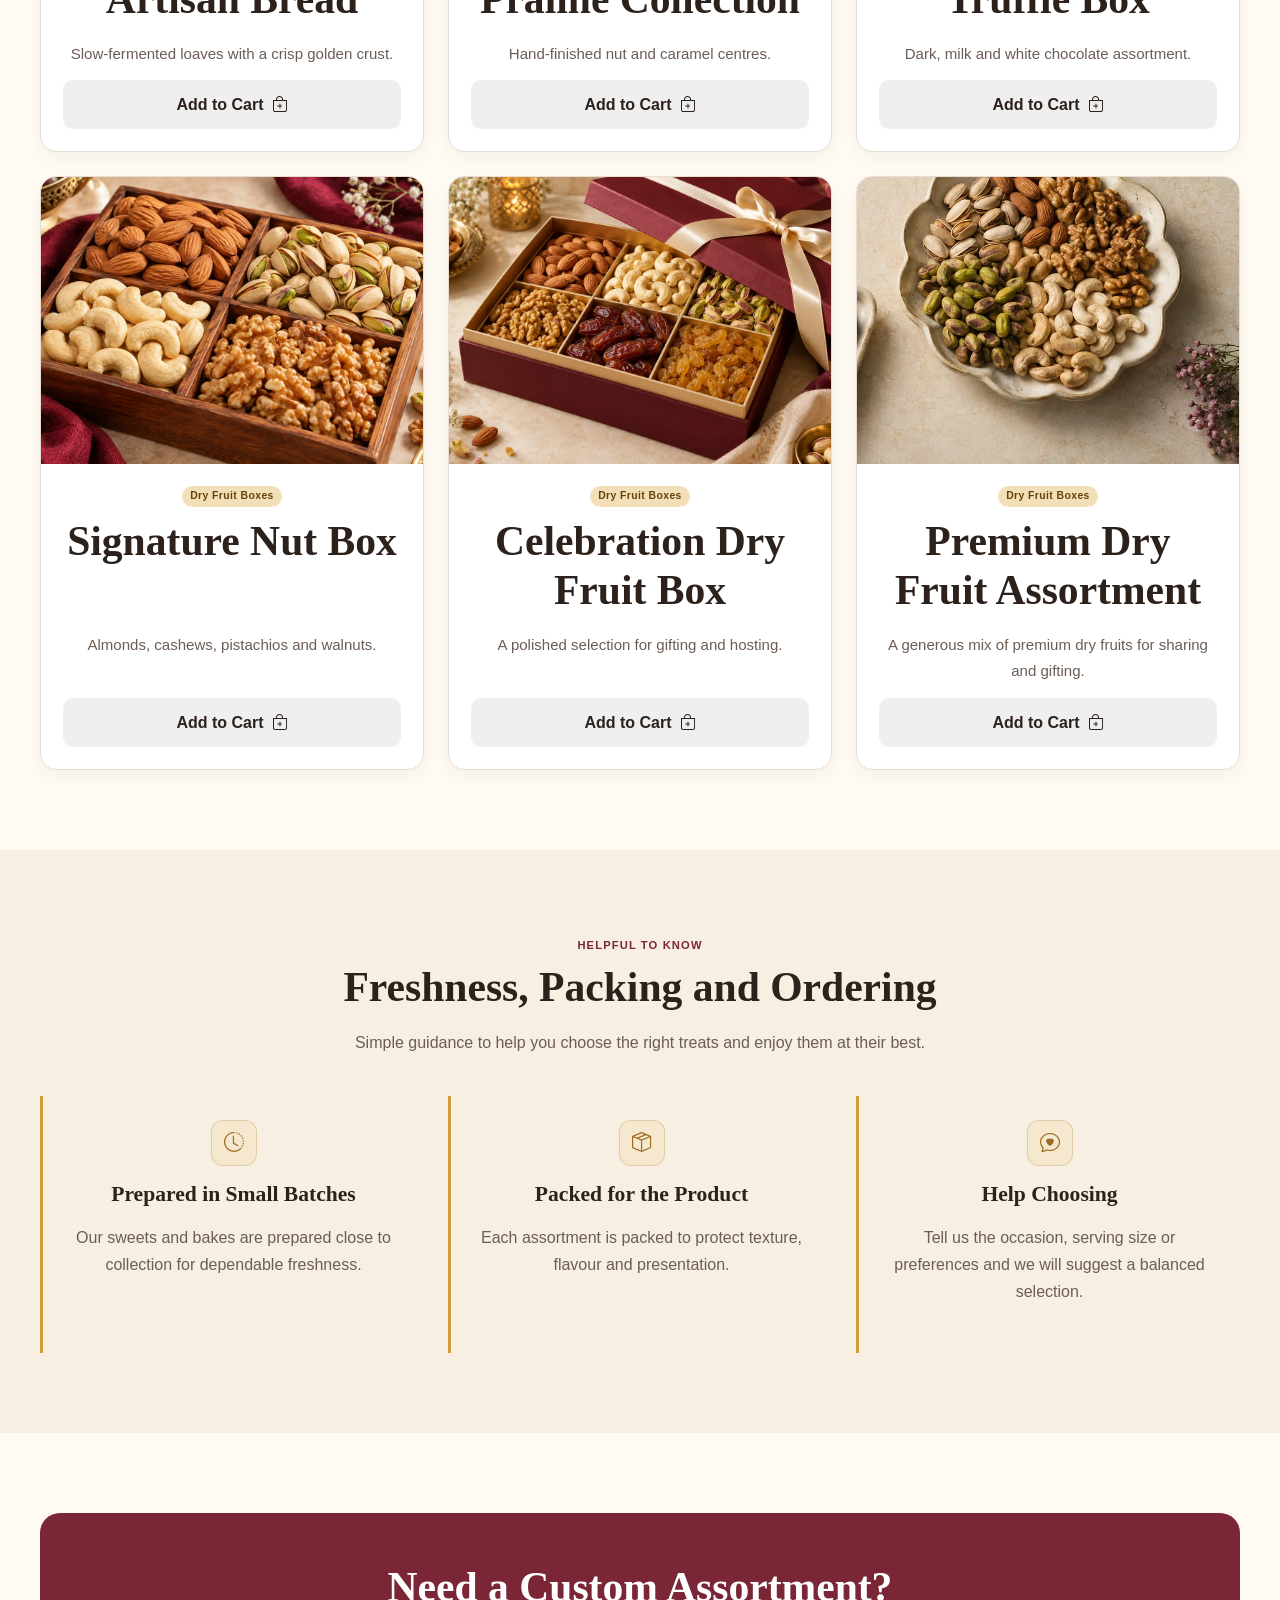
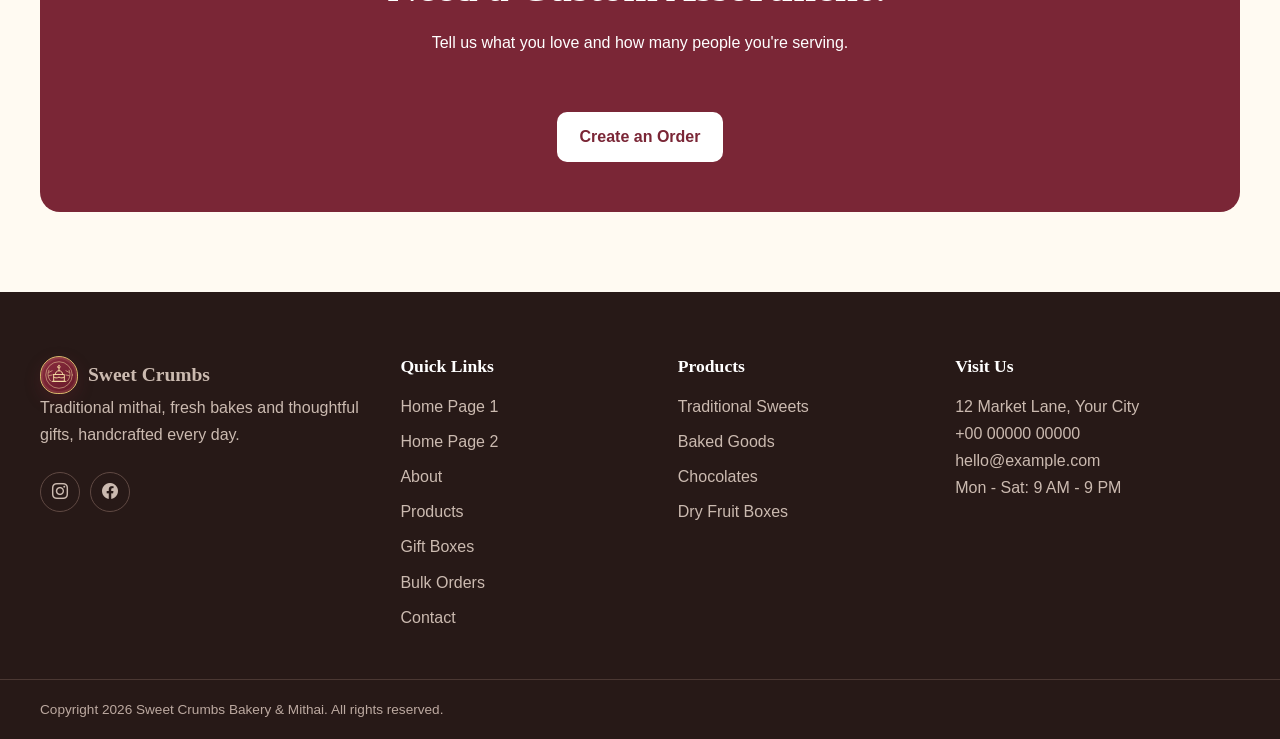
<file: pages/products.html>
<!doctype html>
<html lang="en">
    <head>
        <meta charset="UTF-8" />
        <meta name="viewport" content="width=device-width,initial-scale=1" />
        <title>Products | Sweet Crumbs Bakery & Mithai</title>
        <link rel="icon" type="image/svg+xml" href="../assets/images/common/favicon.svg" />
        <meta
            name="description"
            content="Browse traditional sweets, baked goods, chocolates and premium dry fruit boxes."
        />
        <link rel="canonical" href="https://example.com/pages/products.html" />
        <link rel="stylesheet" href="../assets/css/bootstrap-icons.min.css" />
        <link rel="stylesheet" href="../assets/css/style.css" />
        <link rel="stylesheet" href="../assets/css/responsive.css" />
        <link rel="stylesheet" href="../assets/css/dark-mode.css" />
        <link rel="stylesheet" href="../assets/css/rtl.css" />
        <script>
            document.documentElement.dataset.theme =
                localStorage.getItem("sweetcrumbs-theme") ||
                (matchMedia("(prefers-color-scheme:dark)").matches ? "dark" : "light");
            document.documentElement.dir = localStorage.getItem("sweetcrumbs-direction") || "ltr";
        </script>
    </head>
    <body data-page="products">
        <div data-site-header></div>
        <main id="main">
            <header class="page-hero">
                <div class="container">
                    <nav class="breadcrumb" aria-label="Breadcrumb">
                        <a href="index.html">Home</a><span>Products</span>
                    </nav>
                    <h1>Fresh Favourites, Made With Care</h1>
                    <p class="lead">
                        Explore small-batch mithai, bakery comforts, artisan chocolates and premium
                        dry fruits.
                    </p>
                </div>
            </header>
            <section class="section">
                <div class="container">
                    <div class="filter-bar" aria-label="Filter products">
                        <button class="filter-btn active" data-filter="all">All Products</button
                        ><button class="filter-btn" data-filter="traditional">
                            Traditional Sweets</button
                        ><button class="filter-btn" data-filter="bakery">Baked Goods</button
                        ><button class="filter-btn" data-filter="chocolates">Chocolates</button
                        ><button class="filter-btn" data-filter="dry">Dry Fruit Boxes</button>
                    </div>
                    <div class="grid grid-3">
                        <article
                            class="card product-card product-item"
                            data-category="traditional"
                            id="traditional"
                        >
                            <img
                                class="card-img"
                                src="../assets/images/unique/product-katli.webp"
                                alt="Kaju katli"
                            />
                            <div class="card-body">
                                <span class="tag">Traditional Sweets</span>
                                <h2>Kaju Katli</h2>
                                <p>
                                    Fine cashew fudge with silver leaf. Available in 250 g and 500 g
                                    packs.
                                </p>
                                <button class="btn btn-outline" type="button" data-add-to-cart>Add to Cart <i class="bi bi-bag-plus" aria-hidden="true"></i></button>
                            </div>
                        </article>
                        <article class="card product-card product-item" data-category="traditional">
                            <img
                                class="card-img"
                                src="../assets/images/unique/product-laddu.webp"
                                alt="Motichoor laddu"
                            />
                            <div class="card-body">
                                <span class="tag">Traditional Sweets</span>
                                <h2>Motichoor Laddu</h2>
                                <p>Soft saffron pearls finished with pistachio.</p>
                                <button class="btn btn-outline" type="button" data-add-to-cart>Add to Cart <i class="bi bi-bag-plus" aria-hidden="true"></i></button>
                            </div>
                        </article>
                        <article
                            class="card product-card product-item"
                            data-category="bakery"
                            id="bakery"
                        >
                            <img
                                class="card-img"
                                src="../assets/images/unique/product-pastries.webp"
                                alt="Fresh pastries"
                            />
                            <div class="card-body">
                                <span class="tag">Baked Goods</span>
                                <h2>Petit Pastries</h2>
                                <p>Seasonal flavours, baked and finished each morning.</p>
                                <button class="btn btn-outline" type="button" data-add-to-cart>Add to Cart <i class="bi bi-bag-plus" aria-hidden="true"></i></button>
                            </div>
                        </article>
                        <article class="card product-card product-item" data-category="bakery">
                            <img
                                class="card-img"
                                src="../assets/images/unique/product-bread.webp"
                                alt="Artisan bakery bread"
                            />
                            <div class="card-body">
                                <span class="tag">Baked Goods</span>
                                <h2>Artisan Bread</h2>
                                <p>Slow-fermented loaves with a crisp golden crust.</p>
                                <button class="btn btn-outline" type="button" data-add-to-cart>Add to Cart <i class="bi bi-bag-plus" aria-hidden="true"></i></button>
                            </div>
                        </article>
                        <article
                            class="card product-card product-item"
                            data-category="chocolates"
                            id="chocolates"
                        >
                            <img
                                class="card-img"
                                src="../assets/images/unique/product-pralines.webp"
                                alt="Chocolate pralines"
                            />
                            <div class="card-body">
                                <span class="tag">Chocolates</span>
                                <h2>Praline Collection</h2>
                                <p>Hand-finished nut and caramel centres.</p>
                                <button class="btn btn-outline" type="button" data-add-to-cart>Add to Cart <i class="bi bi-bag-plus" aria-hidden="true"></i></button>
                            </div>
                        </article>
                        <article class="card product-card product-item" data-category="chocolates">
                            <img
                                class="card-img"
                                src="../assets/images/unique/product-truffles.webp"
                                alt="Chocolate truffles"
                            />
                            <div class="card-body">
                                <span class="tag">Chocolates</span>
                                <h2>Truffle Box</h2>
                                <p>Dark, milk and white chocolate assortment.</p>
                                <button class="btn btn-outline" type="button" data-add-to-cart>Add to Cart <i class="bi bi-bag-plus" aria-hidden="true"></i></button>
                            </div>
                        </article>
                        <article
                            class="card product-card product-item"
                            data-category="dry"
                            id="dry-fruits"
                        >
                            <img
                                class="card-img"
                                src="../assets/images/unique/product-nuts.webp"
                                alt="Premium dry fruits"
                            />
                            <div class="card-body">
                                <span class="tag">Dry Fruit Boxes</span>
                                <h2>Signature Nut Box</h2>
                                <p>Almonds, cashews, pistachios and walnuts.</p>
                                <button class="btn btn-outline" type="button" data-add-to-cart>Add to Cart <i class="bi bi-bag-plus" aria-hidden="true"></i></button>
                            </div>
                        </article>
                        <article class="card product-card product-item" data-category="dry">
                            <img
                                class="card-img"
                                src="../assets/images/unique/product-nut-box.webp"
                                alt="Dry fruit gift box"
                            />
                            <div class="card-body">
                                <span class="tag">Dry Fruit Boxes</span>
                                <h2>Celebration Dry Fruit Box</h2>
                                <p>A polished selection for gifting and hosting.</p>
                                <button class="btn btn-outline" type="button" data-add-to-cart>Add to Cart <i class="bi bi-bag-plus" aria-hidden="true"></i></button>
                            </div>
                        </article>
                        <article class="card product-card product-item" data-category="dry">
                            <img
                                class="card-img"
                                src="../assets/images/products/dry-fruit-boxes/premium-dry-fruits.webp"
                                loading="lazy"
                                alt="Assortment of premium dry fruits"
                            />
                            <div class="card-body">
                                <span class="tag">Dry Fruit Boxes</span>
                                <h2>Premium Dry Fruit Assortment</h2>
                                <p>A generous mix of premium dry fruits for sharing and gifting.</p>
                                <button class="btn btn-outline" type="button" data-add-to-cart>
                                    Add to Cart <i class="bi bi-bag-plus" aria-hidden="true"></i>
                                </button>
                            </div>
                        </article>
                    </div>
                </div>
            </section>
            <section class="section section-soft">
                <div class="container">
                    <div class="section-header center">
                        <span class="eyebrow">Helpful to Know</span>
                        <h2>Freshness, Packing and Ordering</h2>
                        <p>
                            Simple guidance to help you choose the right treats and enjoy them at
                            their best.
                        </p>
                    </div>
                    <div class="grid grid-3">
                        <article class="feature">
                            <div class="feature-icon">
                                <i class="bi bi-clock-history" aria-hidden="true"></i>
                            </div>
                            <h3>Prepared in Small Batches</h3>
                            <p>
                                Our sweets and bakes are prepared close to collection for dependable
                                freshness.
                            </p>
                        </article>
                        <article class="feature">
                            <div class="feature-icon">
                                <i class="bi bi-box-seam" aria-hidden="true"></i>
                            </div>
                            <h3>Packed for the Product</h3>
                            <p>
                                Each assortment is packed to protect texture, flavour and
                                presentation.
                            </p>
                        </article>
                        <article class="feature">
                            <div class="feature-icon">
                                <i class="bi bi-chat-heart" aria-hidden="true"></i>
                            </div>
                            <h3>Help Choosing</h3>
                            <p>
                                Tell us the occasion, serving size or preferences and we will
                                suggest a balanced selection.
                            </p>
                        </article>
                    </div>
                </div>
            </section>
            <section class="section">
                <div class="container">
                    <div class="cta">
                        <div>
                            <h2>Need a Custom Assortment?</h2>
                            <p>Tell us what you love and how many people you're serving.</p>
                        </div>
                        <a class="btn btn-primary" href="contact.html#custom-order"
                            >Create an Order</a
                        >
                    </div>
                </div>
            </section>
        </main>
        <div data-site-footer></div>
        <script src="../assets/js/main.js"></script>
    </body>
</html>
</file>
<file: assets/css/style.css>
:root {
    --bg: #fffaf2;
    --bg-2: #f7efe2;
    --surface: #fff;
    --primary: #7a2636;
    --primary-dark: #5d1827;
    --accent: #d39a3a;
    --accent-soft: #f3dfb7;
    --text: #2d211c;
    --text-2: #6c5d55;
    --muted: #8f8179;
    --border: #e8ddd2;
    --white: #fff;
    --shadow: 0 12px 34px rgba(74, 42, 27, 0.08);
    --radius: 16px;
    --container: 1200px;
    --s1: 8px;
    --s2: 16px;
    --s3: 24px;
    --s4: 32px;
    --s5: 40px;
    --s6: 48px;
    --s7: 64px;
    --s8: 80px;
    --font-head: Georgia, "Times New Roman", serif;
    --font-body: Inter, Arial, sans-serif;
}
* {
    box-sizing: border-box;
}
html {
    scroll-behavior: smooth;
    scroll-padding-top: 90px;
}
body {
    margin: 0;
    background: var(--bg);
    color: var(--text);
    font-family: var(--font-body);
    font-size: 16px;
    line-height: 1.7;
}
img {
    display: block;
    max-width: 100%;
    height: auto;
}
a {
    color: var(--primary);
    text-decoration: none;
}
a:hover {
    color: var(--primary-dark);
}
button,
input,
select,
textarea {
    font: inherit;
    color: inherit;
}
h1,
h2,
h3,
h4 {
    font-family: var(--font-head);
    line-height: 1.2;
    margin: 0 0 var(--s2);
}
h1 {
    font-size: clamp(2.45rem, 5vw, 3.5rem);
}
h2 {
    font-size: clamp(2rem, 4vw, 2.6rem);
}
h3 {
    font-size: 1.35rem;
}
p {
    margin: 0 0 var(--s3);
    color: var(--text-2);
}
.container {
    width: min(calc(100% - 40px), var(--container));
    margin-inline: auto;
}
.section {
    padding-block: var(--s8);
}
.section-soft {
    background: var(--bg-2);
}
.section-header {
    max-width: 690px;
    margin-bottom: var(--s5);
    margin-inline: auto;
    text-align: center;
}
.section-header.center {
    text-align: center;
    margin-inline: auto;
}
.eyebrow {
    display: inline-block;
    margin-bottom: var(--s1);
    color: var(--primary);
    font-size: 0.7rem;
    font-weight: 800;
    letter-spacing: 0.1em;
    text-transform: uppercase;
}
.lead {
    font-size: 1.08rem;
    max-width: 650px;
}
.grid {
    display: grid;
    gap: var(--s3);
}
.grid-2 {
    grid-template-columns: repeat(2, minmax(0, 1fr));
}
.grid-3 {
    grid-template-columns: repeat(3, minmax(0, 1fr));
}
.grid-4 {
    grid-template-columns: repeat(4, minmax(0, 1fr));
}
.align-center {
    align-items: center;
}
.text-center {
    text-align: center;
}
.mt-4 {
    margin-top: var(--s4);
}
.skip-link {
    position: fixed;
    inset-block-start: 8px;
    inset-inline-start: 8px;
    z-index: 9999;
    transform: translateY(-150%);
    background: var(--primary);
    color: #fff;
    padding: 8px 14px;
    border-radius: 8px;
}
.skip-link:focus {
    transform: none;
}
.btn {
    display: inline-flex;
    align-items: center;
    justify-content: center;
    min-height: 46px;
    padding: 10px 22px;
    border: 1px solid transparent;
    border-radius: 10px;
    font-weight: 750;
    cursor: pointer;
    transition: 0.2s ease;
    gap: 8px;
}
.btn:hover {
    transform: translateY(-1px);
}
.btn-primary {
    background: var(--primary);
    color: #fff;
}
.btn-primary:hover {
    background: var(--primary-dark);
    color: #fff;
}
.btn-secondary {
    border-color: var(--primary);
    color: var(--primary);
    background: transparent;
}
.btn-link {
    padding-inline: 0;
    color: var(--primary);
}
.button-row {
    display: flex;
    flex-wrap: wrap;
    gap: 12px;
}
.site-header {
    position: sticky;
    top: 0;
    z-index: 1000;
    background: color-mix(in srgb, var(--bg) 94%, transparent);
    backdrop-filter: blur(12px);
    border-bottom: 1px solid var(--border);
}
.nav-wrap {
    height: 76px;
    display: flex;
    align-items: center;
    gap: 28px;
}
.brand {
    display: flex;
    align-items: center;
    gap: 10px;
    color: var(--text);
    font-family: var(--font-head);
    font-size: 1.22rem;
    font-weight: 800;
    margin-inline-end: auto;
}
.brand-mark {
    width: 38px;
    height: 38px;
    display: grid;
    place-items: center;
    border-radius: 50% 50% 45% 45%;
    background: linear-gradient(145deg, #8c2d40, #651827);
    color: #f7dfa4;
    border: 1px solid #d9b86c;
    box-shadow:
        0 6px 16px color-mix(in srgb, var(--primary) 25%, transparent),
        inset 0 0 0 2px color-mix(in srgb, #f7dfa4 10%, transparent);
}
.brand-mark svg {
    width: 34px;
    height: 34px;
    fill: none;
    stroke: currentColor;
    stroke-width: 1.35;
    stroke-linecap: round;
    stroke-linejoin: round;
}
.brand-mark .crest-ring {
    opacity: 0.7;
}
.brand-mark .crest-flourish {
    opacity: 0.8;
}
.brand-mark .crest-cake {
    stroke-width: 1.8;
}
.home2-testimonials {
    grid-template-columns: repeat(4, minmax(250px, 1fr));
    gap: 18px;
}
.home2-testimonials-section > .container {
    width: min(calc(100% - 64px), 1800px);
}
.home2-testimonials .testimonial-card {
    min-height: 220px;
    margin: 0;
    padding: 28px 32px;
}
.home2-testimonials .testimonial-text {
    margin-block-end: 28px;
}
.home2-testimonials .testimonial-author {
    margin-block-start: auto;
}
.dropdown-menu a.active {
    color: var(--primary);
    background: var(--soft);
    font-weight: 750;
}
.cart-button { position: relative; }
.cart-count {
    position: absolute;
    inset-block-start: -5px;
    inset-inline-end: -6px;
    min-width: 18px;
    height: 18px;
    padding-inline: 4px;
    display: grid;
    place-items: center;
    border: 2px solid var(--bg);
    border-radius: 999px;
    background: var(--primary);
    color: #fff;
    font-size: .65rem;
    font-weight: 800;
}
.cart-panel {
    position: absolute;
    inset-block-start: calc(100% + 8px);
    inset-inline-end: max(20px, calc((100% - var(--container)) / 2));
    width: min(340px, calc(100vw - 32px));
    padding: 20px;
    border: 1px solid var(--border);
    border-radius: 16px;
    background: var(--surface);
    box-shadow: var(--shadow);
}
.cart-panel-head,
.cart-panel li {
    display: flex;
    align-items: center;
    justify-content: space-between;
    gap: 16px;
}
.cart-panel-head { margin-block-end: 14px; }
.cart-panel button {
    border: 0;
    background: none;
    color: var(--primary);
    cursor: pointer;
}
.cart-panel ul {
    display: grid;
    gap: 10px;
    margin: 0;
    padding: 0;
    list-style: none;
}
.cart-panel li {
    padding-block: 8px;
    border-block-end: 1px solid var(--border);
}
[data-add-to-cart].added {
    background: var(--primary);
    color: #fff;
}
.product-card .card-body > [data-add-to-cart] {
    width: 100%;
    min-height: 48px;
    margin-block-start: auto;
}
.desktop-nav {
    display: flex;
    align-items: center;
    gap: 24px;
}
.nav-link,
.dropdown-toggle {
    border: 0;
    background: none;
    padding: 10px 0;
    color: var(--text-2);
    font-weight: 650;
    cursor: pointer;
}
.nav-link.active,
.dropdown-toggle.active,
.nav-link:hover {
    color: var(--primary);
}
.dropdown {
    position: relative;
}
.dropdown-menu {
    position: absolute;
    inset-block-start: calc(100% + 10px);
    inset-inline-start: -18px;
    width: 190px;
    padding: 8px;
    background: var(--surface);
    border: 1px solid var(--border);
    box-shadow: var(--shadow);
    border-radius: 12px;
    opacity: 0;
    visibility: hidden;
    transform: translateY(-6px);
    transition: 0.18s;
}
.dropdown.open .dropdown-menu {
    opacity: 1;
    visibility: visible;
    transform: none;
}
.dropdown-menu a {
    display: block;
    padding: 9px 10px;
    border-radius: 7px;
    color: var(--text-2);
}
.dropdown-menu a:hover {
    background: var(--bg-2);
    color: var(--primary);
}
.icon-btn,
.menu-btn {
    width: 44px;
    height: 44px;
    border: 1px solid var(--border);
    border-radius: 10px;
    background: var(--surface);
    display: grid;
    place-items: center;
    cursor: pointer;
}
.menu-btn {
    display: none;
}
.mobile-nav {
    display: none;
    border-top: 1px solid var(--border);
    padding: 12px 20px 22px;
    background: var(--surface);
}
.mobile-nav-backdrop {
    display: none;
}
.mobile-nav a,
.mobile-home-toggle {
    display: block;
    width: 100%;
    min-height: 44px;
    padding: 10px 0;
    text-align: start;
    background: none;
    border: 0;
    border-bottom: 1px solid var(--border);
    color: var(--text);
    font-weight: 650;
}
.mobile-submenu {
    display: none;
    padding-inline-start: 18px;
}
.mobile-submenu.open {
    display: block;
}
.hero {
    padding-block: 72px;
}
.hero-grid {
    display: grid;
    grid-template-columns: 1fr 1fr;
    gap: var(--s6);
    align-items: center;
}
.hero-copy p {
    font-size: 1.08rem;
}
.hero-media img,
.editorial-img {
    width: 100%;
    aspect-ratio: 4/3;
    object-fit: cover;
    border-radius: var(--radius);
}
.proofs {
    display: flex;
    flex-wrap: wrap;
    gap: 18px;
    margin-top: 24px;
    color: var(--text-2);
    font-size: 0.9rem;
    font-weight: 700;
}
.proofs span::before {
    content: "";
    color: var(--primary);
    margin-inline-end: 6px;
}
.card {
    display: flex;
    flex-direction: column;
    background: var(--surface);
    border: 1px solid var(--border);
    border-radius: var(--radius);
    overflow: hidden;
    box-shadow: 0 6px 18px rgba(74, 42, 27, 0.045);
    transition: 0.2s;
}
.card:hover {
    transform: translateY(-3px);
    box-shadow: var(--shadow);
}
.card-img {
    width: 100%;
    aspect-ratio: 4/3;
    object-fit: cover;
    transition: 0.25s;
}
.card:hover .card-img {
    transform: scale(1.02);
}
.card-media {
    overflow: hidden;
}
.card-body {
    display: flex;
    flex: 1 1 auto;
    flex-direction: column;
    padding: 22px;
}
.card-body p {
    font-size: 0.94rem;
    margin-bottom: 14px;
}
.card-body > a:not(.btn) {
    display: inline-flex;
    min-height: 42px;
    width: fit-content;
    margin-top: auto;
    padding: 9px 17px;
    align-items: center;
    justify-content: center;
    gap: 9px;
    border: 1px solid var(--primary);
    border-radius: 999px;
    background: transparent;
    color: var(--primary);
    font-size: 0.9rem;
    font-weight: 750;
    line-height: 1;
    transition:
        color 0.2s ease,
        background-color 0.2s ease,
        border-color 0.2s ease,
        transform 0.2s ease;
}
.card-body > a:not(.btn):hover {
    border-color: var(--primary-dark);
    background: var(--primary);
    color: #fff;
    transform: translateY(-2px);
}
.card-body > a:not(.btn) .bi {
    transition: transform 0.2s ease;
}
.card-body > a:not(.btn):hover .bi {
    transform: translateX(3px);
}
.tag {
    display: inline-flex;
    padding: 4px 9px;
    margin-bottom: 10px;
    background: var(--accent-soft);
    color: #65430d;
    border-radius: 999px;
    font-size: 0.72rem;
    font-weight: 800;
    letter-spacing: 0.04em;
}
.feature {
    padding: 24px;
    border-inline-start: 3px solid var(--accent);
}
.feature-icon {
    width: 46px;
    height: 46px;
    border-radius: 12px;
    background: var(--accent-soft);
    color: #68470f;
    display: grid;
    place-items: center;
    margin-bottom: 16px;
    font-size: 1.25rem;
}
.story-list,
.check-list {
    list-style: none;
    padding: 0;
    margin: 20px 0 28px;
    display: grid;
    gap: 10px;
}
.story-list {
    grid-template-columns: repeat(3, 1fr);
}
.story-list li,
.check-list li {
    font-weight: 700;
}
.story-list li::before,
.check-list li::before {
    content: "";
    color: var(--primary);
    margin-inline-end: 8px;
}
.quote {
    padding: 26px;
}
.quote p {
    color: var(--text);
    font-family: var(--font-head);
    font-size: 1.08rem;
}
.quote cite {
    color: var(--text-2);
    font-style: normal;
    font-size: 0.9rem;
}
.cta {
    padding: 50px;
    border-radius: 20px;
    background: var(--primary);
    color: #fff;
    display: flex;
    justify-content: space-between;
    align-items: center;
    gap: 32px;
}
.cta h2,
.cta p {
    color: #fff;
}
.cta .btn-primary {
    background: #fff;
    color: var(--primary);
}
.cta .btn-secondary {
    border-color: #fff;
    color: #fff;
}
.page-hero {
    padding: 58px 0;
    background: var(--bg-2);
    border-bottom: 1px solid var(--border);
}
.breadcrumb {
    display: flex;
    gap: 8px;
    margin-bottom: 14px;
    color: var(--text-2);
    font-size: 0.9rem;
}
.breadcrumb span::before {
    content: "/";
    margin-inline-end: 8px;
    color: var(--muted);
}
.filter-bar {
    display: flex;
    flex-wrap: wrap;
    gap: 10px;
    margin-bottom: 32px;
}
.filter-btn {
    min-height: 44px;
    padding: 8px 16px;
    border: 1px solid var(--border);
    background: var(--surface);
    border-radius: 999px;
    cursor: pointer;
}
.filter-btn.active {
    background: var(--primary);
    color: #fff;
    border-color: var(--primary);
}
.product-item[hidden] {
    display: none;
}
.split-panel {
    display: grid;
    grid-template-columns: 1fr 1fr;
    gap: 0;
    background: var(--surface);
    border: 1px solid var(--border);
    border-radius: var(--radius);
    overflow: hidden;
}
.split-panel > div {
    padding: 42px;
}
.steps {
    counter-reset: steps;
}
.step {
    position: relative;
    padding-inline-start: 60px;
}
.step::before {
    counter-increment: steps;
    content: counter(steps);
    position: absolute;
    inset-inline-start: 0;
    width: 42px;
    height: 42px;
    display: grid;
    place-items: center;
    border-radius: 50%;
    background: var(--primary);
    color: #fff;
    font-weight: 800;
}
.form-card {
    padding: 32px;
}
.form-grid {
    display: grid;
    grid-template-columns: repeat(2, minmax(0, 1fr));
    gap: 18px;
}
.field.full {
    grid-column: 1/-1;
}
.field label {
    display: block;
    margin-bottom: 7px;
    font-weight: 700;
    font-size: 0.8rem;
}
.form-control {
    width: 100%;
    min-height: 48px;
    padding: 11px 13px;
    border: 1px solid var(--border);
    border-radius: 10px;
    background: var(--bg);
    outline: none;
}
.form-control:focus {
    border-color: var(--primary);
    box-shadow: 0 0 0 3px color-mix(in srgb, var(--primary) 18%, transparent);
}
textarea.form-control {
    min-height: 130px;
    resize: vertical;
}
.error {
    display: block;
    color: #b3261e;
    font-size: 0.8rem;
    margin-top: 4px;
    min-height: 1.2em;
}
.form-status {
    display: none;
    margin-top: 16px;
    padding: 12px;
    border-radius: 8px;
    background: #e4f3e7;
    color: #245c2f;
}
.form-status.show {
    display: block;
}
.accordion-item {
    border: 1px solid var(--border);
    border-radius: 12px;
    background: var(--surface);
    margin-bottom: 10px;
    overflow: hidden;
}
.accordion-button {
    width: 100%;
    padding: 18px;
    border: 0;
    background: transparent;
    color: var(--text);
    display: flex;
    justify-content: space-between;
    font-weight: 800;
    text-align: start;
}
.accordion-panel {
    display: none;
    padding: 0 18px 18px;
}
.accordion-item.open .accordion-panel {
    display: block;
}
.contact-list {
    display: grid;
    gap: 20px;
}
.contact-item {
    display: grid;
    grid-template-columns: 42px 1fr;
    gap: 14px;
}
.contact-item strong {
    display: block;
}
.map {
    aspect-ratio: 16/7;
    border: 1px solid var(--border);
    border-radius: var(--radius);
    overflow: hidden;
    background: var(--bg-2);
    display: grid;
    place-items: center;
}
.map iframe {
    width: 100%;
    height: 100%;
    border: 0;
}
.site-footer {
    padding-top: 64px;
    background: #271917;
    color: #eaded6;
}
.footer-grid {
    display: grid;
    grid-template-columns: 1.35fr 1fr 1fr 1.2fr;
    gap: 40px;
    padding-bottom: 48px;
}
.site-footer h3 {
    color: #fff;
    font-size: 1.1rem;
}
.site-footer p,
.site-footer a {
    color: #cbbab0;
}
.footer-links {
    list-style: none;
    padding: 0;
    margin: 0;
    display: grid;
    gap: 8px;
}
.social-links {
    display: flex;
    gap: 10px;
}
.social-links a {
    width: 40px;
    height: 40px;
    border: 1px solid #604943;
    border-radius: 50%;
    display: grid;
    place-items: center;
}
.footer-bottom {
    padding: 18px 0;
    border-top: 1px solid #4b3833;
    color: #bca9a0;
    font-size: 0.85rem;
}
.utility-page {
    min-height: 100vh;
    padding: clamp(34px, 5vw, 72px);
    background:
        radial-gradient(circle at 4% 8%, rgba(122, 38, 54, 0.08), transparent 28%),
        radial-gradient(circle at 96% 92%, rgba(210, 154, 58, 0.12), transparent 30%),
        var(--bg);
}
.utility-page-shell {
    width: min(100%, 1540px);
    min-height: calc(100vh - clamp(68px, 10vw, 144px));
    margin: 0 auto;
    display: flex;
    flex-direction: column;
}
.utility-page-controls {
    position: fixed;
    top: clamp(24px, 4vw, 52px);
    inset-inline-end: clamp(24px, 4vw, 52px);
    z-index: 20;
    display: flex;
    gap: 10px;
}
.utility-page-controls .icon-btn {
    width: 52px;
    height: 52px;
    border-radius: 50%;
    box-shadow: 0 8px 24px rgba(74, 42, 27, 0.08);
}
.utility-brand {
    width: fit-content;
    margin-bottom: clamp(42px, 6vw, 82px);
}
.error-layout,
.soon-layout {
    display: grid;
    grid-template-columns: minmax(0, 0.95fr) minmax(480px, 1.05fr);
    flex: 1;
    align-items: center;
    gap: clamp(54px, 8vw, 130px);
}
.error-content,
.soon-content {
    max-width: 680px;
}
.error-code {
    margin-bottom: 28px;
    font: 800 clamp(7rem, 14vw, 12rem)/0.72 var(--font-head);
    color: var(--primary);
    letter-spacing: -0.04em;
}
.error-content h1,
.soon-content h1 {
    margin-bottom: 24px;
    font-size: clamp(2.65rem, 5vw, 5rem);
    line-height: 1.02;
}
.error-content > p,
.soon-content > p {
    max-width: 620px;
    margin-bottom: 30px;
    font-size: clamp(1rem, 1.4vw, 1.25rem);
    line-height: 1.75;
}
.error-visual {
    position: relative;
    min-height: 540px;
    padding: clamp(42px, 6vw, 80px);
    display: flex;
    flex-direction: column;
    align-items: center;
    justify-content: center;
    overflow: hidden;
    border: 1px solid var(--border);
    border-radius: 34px;
    background: color-mix(in srgb, var(--surface) 84%, var(--bg-2));
    box-shadow: 0 22px 60px rgba(74, 42, 27, 0.1);
}
.utility-shape {
    position: absolute;
    top: 18px;
    right: 24px;
    width: 240px;
    aspect-ratio: 1;
    border-radius: 50%;
    background: var(--accent-soft);
    opacity: 0.7;
}
.error-visual img {
    position: relative;
    z-index: 1;
    width: min(100%, 430px);
    aspect-ratio: 3/2;
    object-fit: cover;
    border-radius: 20px;
    box-shadow: 0 18px 42px rgba(45, 33, 28, 0.2);
}
.error-visual p {
    position: relative;
    z-index: 1;
    max-width: 420px;
    margin: 28px auto 0;
    text-align: center;
    font-size: 1.08rem;
}
.utility-kicker {
    display: inline-flex;
    margin-bottom: 30px;
    padding: 10px 20px;
    border: 1px solid color-mix(in srgb, var(--primary) 24%, transparent);
    border-radius: 999px;
    background: var(--brand-soft);
    color: var(--primary);
    font-size: 0.78rem;
    font-weight: 800;
    letter-spacing: 0.18em;
    text-transform: uppercase;
}
.launch-countdown {
    display: grid;
    grid-template-columns: repeat(3, minmax(0, 150px));
    gap: 18px;
    margin: 34px 0 38px;
}
.launch-countdown > div {
    min-height: 132px;
    padding: 20px;
    display: grid;
    place-items: center;
    align-content: center;
    gap: 10px;
    border: 1px solid var(--border);
    border-radius: 22px;
    background: var(--surface);
    box-shadow: 0 14px 34px rgba(74, 42, 27, 0.08);
}
.launch-countdown strong {
    color: var(--heading-color);
    font-size: 2.2rem;
    line-height: 1;
}
.launch-countdown span {
    color: var(--muted-color);
    font-size: 0.72rem;
    font-weight: 800;
    letter-spacing: 0.14em;
    text-transform: uppercase;
}
.newsletter {
    display: flex;
    flex-wrap: wrap;
    max-width: 680px;
    margin: 0;
    align-items: flex-end;
    gap: 12px;
}
.newsletter .form-control {
    background: var(--surface);
}
.newsletter-field {
    flex: 1;
    min-width: 0;
    text-align: start;
}
.utility-newsletter .form-control {
    grid-area: input;
    min-height: 58px;
    border-radius: 999px;
    padding-inline: 22px;
}
.utility-newsletter {
    display: grid;
    grid-template-columns: minmax(0, 1fr) auto;
    grid-template-areas:
        "label label"
        "input button"
        "error error"
        "status status";
    column-gap: 12px;
    row-gap: 0;
    align-items: center;
}
.utility-newsletter .newsletter-field {
    display: contents;
}
.utility-newsletter label {
    grid-area: label;
}
.utility-newsletter .error {
    grid-area: error;
}
.utility-newsletter .btn {
    grid-area: button;
    flex: 0 0 auto;
    min-height: 58px;
    padding-inline: 28px;
    border-radius: 999px;
}
.utility-newsletter .form-status {
    grid-area: status;
}
.soon-visual {
    position: relative;
    min-height: 570px;
    overflow: hidden;
    border-radius: 34px;
    box-shadow: 0 24px 64px rgba(45, 33, 28, 0.17);
}
.soon-visual > img {
    position: absolute;
    inset: 0;
    width: 100%;
    height: 100%;
    object-fit: cover;
}
.soon-visual::after {
    content: "";
    position: absolute;
    inset: 0;
    background: linear-gradient(135deg, rgba(45, 20, 20, 0.05), rgba(45, 20, 20, 0.3));
}
.soon-visual-card {
    position: absolute;
    inset: 50% clamp(28px, 5vw, 64px) auto;
    z-index: 1;
    padding: clamp(28px, 4vw, 48px);
    border: 1px solid rgba(255, 255, 255, 0.7);
    border-radius: 28px;
    background: color-mix(in srgb, var(--surface) 92%, transparent);
    box-shadow: 0 18px 48px rgba(45, 33, 28, 0.2);
    backdrop-filter: blur(12px);
    transform: translateY(-50%);
}
.soon-visual-card h2 {
    margin: 12px 0 16px;
    font-size: clamp(1.8rem, 3vw, 2.7rem);
}
.soon-badges {
    display: flex;
    flex-wrap: wrap;
    gap: 9px;
    margin-top: 24px;
}
.soon-badges span {
    display: inline-flex;
    padding: 8px 12px;
    align-items: center;
    gap: 7px;
    border: 1px solid var(--border);
    border-radius: 999px;
    background: var(--bg-2);
    color: var(--text);
    font-size: 0.78rem;
    font-weight: 700;
}
.soon-badges i {
    color: var(--primary);
}
:focus-visible {
    outline: 3px solid var(--accent);
    outline-offset: 3px;
}
@media (prefers-reduced-motion: reduce) {
    *,
    *::before,
    *::after {
        scroll-behavior: auto !important;
        transition: none !important;
    }
}
:root {
    --heading-color: #2d211c;
    --body-color: #6c5d55;
    --muted-color: #8f8179;
    --surface-color: #fff;
    --border-color: #e8ddd2;
    --icon-color: #9c6b22;
    --icon-bg: #f5e8cf;
}
:root {
    --brand-primary: #7a2636;
    --brand-primary-hover: #5d1827;
    --brand-soft: #f7e9ec;
    --page-bg: #fffaf2;
    --surface-bg: #fff;
    --surface-secondary: #f7efe2;
    --primary: var(--brand-primary);
    --primary-dark: var(--brand-primary-hover);
}
h1,
h2,
h3,
h4,
h5,
h6 {
    color: var(--heading-color);
}
p {
    color: var(--body-color);
}
.feature-icon {
    background: var(--icon-bg);
    color: var(--icon-color);
    border: 1px solid color-mix(in srgb, var(--icon-color) 22%, transparent);
}
.feature-icon i,
.feature-icon svg {
    color: inherit;
    fill: currentColor;
    stroke: currentColor;
}
.testimonial-author {
    display: grid;
    gap: 2px;
    color: var(--muted-color);
    font-size: 0.9rem;
}
.testimonial-author strong {
    color: var(--heading-color);
}
.testimonial-text {
    color: var(--heading-color);
}
.proofs span::before,
.story-list li::before,
.check-list li::before {
    content: "\f26e";
    font-family: "bootstrap-icons";
    font-weight: 400;
    color: var(--primary);
}
.dropdown:hover .dropdown-menu,
.dropdown:focus-within .dropdown-menu {
    opacity: 1;
    visibility: visible;
    transform: none;
}
.dropdown-menu {
    inset-block-start: 100%;
}
.dropdown-toggle .bi-chevron-down,
.mobile-home-toggle .bi-chevron-down {
    margin-inline-start: 4px;
    transition: transform 0.18s;
}
.dropdown:hover .dropdown-toggle .bi-chevron-down,
.dropdown:focus-within .dropdown-toggle .bi-chevron-down,
.dropdown.open .dropdown-toggle .bi-chevron-down,
.mobile-home-toggle[aria-expanded="true"] .bi-chevron-down {
    transform: rotate(180deg);
}
.site-header {
    position: fixed;
    inset-block-start: 0;
    inset-inline: 0;
    width: 100%;
    z-index: 1000;
    transition:
        box-shadow 0.2s ease,
        background-color 0.2s ease;
}
.has-site-header {
    padding-block-start: 76px;
}
.site-header.is-scrolled {
    box-shadow: 0 8px 24px rgba(45, 33, 28, 0.12);
}
body[data-page="products"] .page-hero,
body[data-page="gifts"] .page-hero,
body[data-page="bulk"] .page-hero,
body[data-page="contact"] .page-hero {
    position: relative;
    isolation: isolate;
    min-height: 390px;
    display: flex;
    align-items: center;
    padding-block: 96px;
    background-position: center;
    background-size: cover;
    border-bottom: 0;
    overflow: hidden;
}
body[data-page="products"] .page-hero {
    background-image: url("../images/products/products-banner.webp");
}
body[data-page="gifts"] .page-hero {
    background-image: url("../images/gift-boxes/gift-boxes-banner.webp");
}
body[data-page="bulk"] .page-hero {
    background-image: url("../images/bulk-orders/bulk-orders-banner.webp");
    background-position: center;
}
body[data-page="contact"] .page-hero {
    background-image: url("../images/common/contact-banner.webp");
    background-position: center;
}
body[data-page="products"] .page-hero::before,
body[data-page="gifts"] .page-hero::before,
body[data-page="bulk"] .page-hero::before,
body[data-page="contact"] .page-hero::before {
    content: "";
    position: absolute;
    inset: 0;
    z-index: -1;
    background: linear-gradient(
        90deg,
        rgba(34, 18, 18, 0.88) 0%,
        rgba(58, 26, 33, 0.72) 48%,
        rgba(34, 18, 18, 0.35) 100%
    );
}
body[data-page="products"] .page-hero .container,
body[data-page="gifts"] .page-hero .container,
body[data-page="bulk"] .page-hero .container,
body[data-page="contact"] .page-hero .container {
    width: min(calc(100% - 40px), var(--container));
}
body[data-page="products"] .page-hero h1,
body[data-page="gifts"] .page-hero h1,
body[data-page="bulk"] .page-hero h1,
body[data-page="contact"] .page-hero h1 {
    max-width: 760px;
    color: #fff8f1;
}
body[data-page="products"] .page-hero p,
body[data-page="gifts"] .page-hero p,
body[data-page="bulk"] .page-hero p,
body[data-page="contact"] .page-hero p {
    max-width: 680px;
    color: #f0e5dc;
}
body[data-page="products"] .page-hero .breadcrumb,
body[data-page="gifts"] .page-hero .breadcrumb,
body[data-page="bulk"] .page-hero .breadcrumb,
body[data-page="contact"] .page-hero .breadcrumb {
    color: #eadbd1;
}
body[data-page="products"] .page-hero .breadcrumb a,
body[data-page="gifts"] .page-hero .breadcrumb a,
body[data-page="bulk"] .page-hero .breadcrumb a,
body[data-page="contact"] .page-hero .breadcrumb a {
    color: #f4bd65;
}
body[data-page="products"] .page-hero .breadcrumb span::before,
body[data-page="gifts"] .page-hero .breadcrumb span::before,
body[data-page="bulk"] .page-hero .breadcrumb span::before,
body[data-page="contact"] .page-hero .breadcrumb span::before {
    color: #d9c6ba;
}
.nav-wrap > .brand {
    margin-inline-end: 0;
    flex: 0 0 auto;
}
.desktop-nav {
    margin-inline-start: 24px;
    margin-inline-end: 0;
}
.nav-wrap {
    gap: 20px;
    justify-content: center;
}
.desktop-nav {
    gap: 24px;
}
.header-cta {
    margin-inline-start: 2px;
}
.site-header,
main,
.section,
.page-hero,
.site-footer {
    max-width: 100%;
}
html,
body {
    width: 100%;
    max-width: 100%;
    overflow-x: hidden;
}
img {
    max-width: 100%;
    -webkit-user-drag: none;
    user-select: none;
}
.container,
.grid,
.hero-grid,
.split-panel,
.footer-grid {
    min-width: 0;
    max-width: 100%;
}
.grid > *,
.hero-grid > *,
.split-panel > *,
.footer-grid > * {
    min-width: 0;
}
input,
select,
textarea {
    max-width: 100%;
}
.site-header {
    padding-block: 16px;
    background: color-mix(in srgb, var(--bg) 88%, transparent);
    border-bottom: 0;
    backdrop-filter: blur(14px);
}
.site-header .nav-wrap {
    width: calc(100% - 96px);
    max-width: 1440px;
    height: 80px;
    padding-inline: 30px;
    background: var(--surface);
    border: 1px solid var(--border);
    border-radius: 22px;
    box-shadow: 0 10px 28px rgba(74, 42, 27, 0.08);
}
.has-site-header {
    padding-block-start: 112px;
}
.brand-copy {
    display: grid;
    line-height: 1.12;
}
.brand-copy strong {
    font-family: var(--font-head);
    font-size: 1.18rem;
    color: var(--heading-color);
}
.brand-copy small {
    margin-top: 5px;
    font-family: var(--font-body);
    font-size: 0.72rem;
    font-weight: 600;
    color: var(--muted-color);
    letter-spacing: 0.02em;
}
.site-header .desktop-nav {
    margin-inline: 44px auto;
}
.site-header .icon-btn {
    flex: 0 0 44px;
}
.site-header .header-cta {
    min-width: 104px;
    border-radius: 14px;
}
.site-header.is-scrolled {
    background: color-mix(in srgb, var(--bg) 94%, transparent);
    box-shadow: none;
}
.site-header.is-scrolled .nav-wrap {
    box-shadow: 0 14px 34px rgba(45, 33, 28, 0.14);
}
.auth-page-hero {
    padding-block: 48px;
}
.auth-section {
    padding-block: 64px;
}
.auth-layout {
    display: grid;
    grid-template-columns: minmax(0, 0.85fr) minmax(0, 1.15fr);
    gap: 40px;
    align-items: stretch;
    max-width: 1040px;
}
.auth-visual {
    position: relative;
    min-height: 560px;
    border-radius: var(--radius);
    overflow: hidden;
    background: var(--bg-2);
}
.auth-visual img {
    width: 100%;
    height: 100%;
    object-fit: cover;
}
.auth-visual::after {
    content: "";
    position: absolute;
    inset: 0;
    background: linear-gradient(0deg, rgba(34, 18, 18, 0.82), transparent 58%);
}
.auth-visual-copy {
    position: absolute;
    z-index: 1;
    inset-inline: 28px;
    inset-block-end: 26px;
}
.auth-visual-copy h2 {
    max-width: 390px;
    color: #fff8f1;
    font-size: 1.75rem;
}
.auth-visual-copy .eyebrow {
    color: #f4bd65;
}
.auth-card {
    padding: 36px;
    align-self: center;
}
.auth-card .section-header {
    margin-bottom: 28px;
}
.auth-card .field {
    margin-bottom: 18px;
}
.password-field {
    position: relative;
}
.password-field .form-control {
    padding-inline-end: 52px;
}
.password-toggle {
    position: absolute;
    inset-inline-end: 5px;
    inset-block-start: 50%;
    width: 40px;
    height: 40px;
    display: grid;
    place-items: center;
    transform: translateY(-50%);
    border: 0;
    border-radius: 8px;
    background: transparent;
    color: var(--text-2);
    cursor: pointer;
}
.password-toggle:hover {
    background: var(--bg-2);
    color: var(--primary);
}
.field-help {
    display: block;
    margin-top: 5px;
    color: var(--muted-color);
    font-size: 0.8rem;
}
.auth-options {
    display: flex;
    align-items: center;
    justify-content: space-between;
    gap: 16px;
    margin: 4px 0 22px;
    font-size: 0.9rem;
}
.check-control {
    display: flex;
    align-items: flex-start;
    gap: 8px;
    cursor: pointer;
}
.check-control input {
    width: 18px;
    height: 18px;
    margin-top: 3px;
    accent-color: var(--primary);
    flex: 0 0 auto;
}
.auth-submit {
    width: 100%;
    min-height: 48px;
}
.auth-switch {
    text-align: center;
    margin: 22px 0 0;
    font-size: 0.92rem;
}
.social-auth {
    display: grid;
    gap: 12px;
    margin-bottom: 22px;
}
.social-auth-btn {
    position: relative;
    width: 100%;
    min-height: 54px;
    padding: 12px 48px;
    border: 1px solid var(--border);
    border-radius: 12px;
    background: var(--surface);
    color: var(--heading-color);
    font-weight: 750;
    cursor: pointer;
    transition:
        border-color 0.2s ease,
        background-color 0.2s ease,
        transform 0.2s ease;
}
.social-auth-btn:hover {
    border-color: var(--primary);
    background: var(--bg-2);
    transform: translateY(-1px);
}
.social-auth-btn i {
    position: absolute;
    inset-inline-start: 20px;
    inset-block-start: 50%;
    transform: translateY(-50%);
    font-size: 1.15rem;
}
.auth-divider {
    display: flex;
    align-items: center;
    gap: 12px;
    margin: 22px 0;
    color: var(--muted-color);
    font-size: 0.78rem;
    text-transform: uppercase;
    letter-spacing: 0.05em;
}
.auth-divider::before,
.auth-divider::after {
    content: "";
    height: 1px;
    flex: 1;
    background: var(--border);
}
.auth-divider span {
    white-space: nowrap;
}
.site-header .nav-wrap {
    display: flex;
    align-items: center;
    justify-content: flex-start;
}
.site-header .nav-wrap > .brand {
    flex: 0 0 auto;
    margin-inline-end: 0;
}
.site-header .desktop-nav {
    display: flex;
    align-items: center;
    flex: 0 0 auto;
    gap: 28px;
    margin-inline-start: 56px;
    margin-inline-end: 0;
}
.site-header .nav-link,
.site-header .dropdown-toggle {
    display: inline-flex;
    align-items: center;
    min-height: 44px;
    margin: 0;
    padding-block: 10px;
    font-size: 1rem;
    font-weight: 650;
    line-height: 1.2;
    white-space: nowrap;
}
.site-header .dropdown-toggle {
    gap: 7px;
}
.site-header .dropdown-toggle .bi-chevron-down {
    margin-inline-start: 0;
}
.header-actions {
    display: flex;
    align-items: center;
    flex: 0 0 auto;
    gap: 16px;
    margin-inline-start: auto;
}
.header-actions .header-cta {
    margin-inline-start: 0;
    min-width: 104px;
}
.header-actions .menu-btn {
    flex: 0 0 auto;
}
.site-header .nav-wrap {
    position: relative;
    justify-content: center;
}
.site-header .desktop-nav {
    position: static;
    transform: none;
    margin-inline: 56px;
    gap: 34px;
}
.site-header .header-actions {
    margin-inline-start: 0;
}
.site-header .nav-link,
.site-header .dropdown-toggle {
    position: relative;
}
.site-header .nav-link::after,
.site-header .dropdown-toggle::after {
    content: "";
    position: absolute;
    inset-inline: 0;
    inset-block-end: 3px;
    height: 2px;
    border-radius: 999px;
    background: var(--primary);
    transform: scaleX(0);
    transform-origin: center;
    transition: transform 0.2s ease;
}
.site-header .nav-link.active::after,
.site-header .dropdown-toggle.active::after {
    transform: scaleX(1);
}
.about-hero {
    padding-block: 56px;
    background: var(--bg-2);
    border-bottom: 1px solid var(--border);
}
.about-hero-grid {
    display: grid;
    grid-template-columns: minmax(0, 1fr) minmax(420px, 0.85fr);
    gap: 48px;
    align-items: center;
}
.about-hero-grid > div {
    max-width: 650px;
}
.about-hero-grid > img {
    width: 100%;
    aspect-ratio: 3/2;
    object-fit: cover;
    border-radius: var(--radius);
}
.story-copy {
    max-width: 590px;
}
.story-highlights {
    display: flex;
    flex-wrap: wrap;
    gap: 12px 22px;
    margin: 24px 0 28px;
}
.story-highlights span {
    display: inline-flex;
    align-items: center;
    gap: 8px;
    color: var(--heading-color);
    font-size: 0.9rem;
    font-weight: 750;
}
.story-highlights i {
    color: var(--brand-primary);
}
.journey-list {
    display: grid;
    grid-template-columns: repeat(4, minmax(0, 1fr));
    gap: 24px;
    list-style: none;
    counter-reset: journey;
    margin: 0;
    padding: 0;
}
.journey-list li {
    position: relative;
    padding: 26px 22px 22px;
    background: var(--surface);
    border: 1px solid var(--border);
    border-radius: var(--radius);
    counter-increment: journey;
}
.journey-list li::before {
    content: counter(journey);
    position: absolute;
    inset-block-start: -16px;
    inset-inline-start: 20px;
    width: 34px;
    height: 34px;
    display: grid;
    place-items: center;
    border-radius: 50%;
    background: var(--brand-primary);
    color: #fff;
    font-weight: 800;
}
.journey-list span {
    display: block;
    margin-top: 8px;
    margin-bottom: 7px;
    color: var(--heading-color);
    font-family: var(--font-head);
    font-size: 1.15rem;
    font-weight: 750;
}
.journey-list p {
    margin: 0;
    font-size: 0.92rem;
}

/* Scroll reveal for content sections; hero sections remain immediately visible. */
.fade-up-section {
    opacity: 0;
    transform: translateY(36px);
    transition:
        opacity 0.7s ease,
        transform 0.7s cubic-bezier(0.22, 1, 0.36, 1);
    will-change: opacity, transform;
}
.fade-up-section.fade-up-visible {
    opacity: 1;
    transform: translateY(0);
    will-change: auto;
}

@media (prefers-reduced-motion: reduce) {
    .fade-up-section {
        opacity: 1;
        transform: none;
        transition: none;
    }
}

/* Compact labels and consistent display controls across every page. */
.container .tag { font-size: 0.7rem; }
.container label { font-size: 0.8rem; }
.icon-btn { display: inline-flex; align-items: center; justify-content: center; padding: 0; line-height: 1; flex-shrink: 0; }
.icon-btn > .bi { display: inline-flex; font-size: 18px; line-height: 1; }
.direction-icon { display: block; width: 18px; height: 18px; flex-shrink: 0; }
.header-actions .header-cta { white-space: nowrap; padding-inline: 16px; }

/* Readable layout direction names within the shared control. */
[data-direction-toggle] .direction-label {
    font-family: var(--font-body);
    font-size: 11px;
    font-weight: 750;
    letter-spacing: 0.04em;
    line-height: 1;
}

/* Keep wrapped titles and descriptions aligned within each card row. */
.home-specials-grid .card-body { text-align: start; }
.home-specials-grid .tag { align-self: flex-start; }
@media (min-width: 561px) {
    .home-specials-grid > .card {
        display: grid;
        grid-row: span 5;
        grid-template-rows: subgrid;
        row-gap: 0;
    }
    .home-specials-grid .card-body {
        display: grid;
        grid-row: span 4;
        grid-template-rows: subgrid;
        row-gap: 0;
    }
    .home-specials-grid .tag { justify-self: start; align-self: start; }
    .home-specials-grid .card-body > a { align-self: end; margin-top: 0; }
    .grid-4 > .feature {
        display: grid;
        grid-row: span 3;
        grid-template-rows: subgrid;
        row-gap: 0;
        text-align: start;
    }
    .steps.grid-4 > .step {
        display: grid;
        grid-row: span 2;
        grid-template-rows: subgrid;
        row-gap: 0;
        text-align: start;
    }
}

/* Enclose the About values and preparation steps in individual cards. */
body[data-page="about"] .feature,
body[data-page="about"] .step {
    background: var(--surface);
    border: 1px solid var(--border);
    border-radius: var(--radius);
    padding: 24px;
    box-shadow: 0 6px 18px rgba(74, 42, 27, 0.045);
}
body[data-page="about"] .step {
    padding-block-start: 82px;
}
body[data-page="about"] .step::before {
    inset-block-start: 24px;
    inset-inline-start: 24px;
}
body[data-page="about"] .feature p,
body[data-page="about"] .step p {
    margin-bottom: 0;
}

/* Compact category labels instead of full-width bars. */
.popular-picks-grid .tag,
body[data-page="gifts"] .card-body .tag,
body[data-page="products"] .card-body .tag {
    align-self: flex-start;
    width: fit-content;
    max-width: 100%;
    font-size: 0.65rem;
    padding: 3px 8px;
    line-height: 1.4;
}
/* Center the image-banner copy and breadcrumb on the inner pages. */
body:is([data-page="products"], [data-page="gifts"], [data-page="bulk"], [data-page="contact"]) .page-hero .container {
    text-align: center;
}
body:is([data-page="products"], [data-page="gifts"], [data-page="bulk"], [data-page="contact"]) .page-hero h1,
body:is([data-page="products"], [data-page="gifts"], [data-page="bulk"], [data-page="contact"]) .page-hero p {
    margin-inline: auto;
}
body:is([data-page="products"], [data-page="gifts"], [data-page="bulk"], [data-page="contact"]) .page-hero .breadcrumb {
    justify-content: center;
    flex-wrap: wrap;
}

/* Brand-colored form dropdowns, including the option highlight. */
.form-card:has(.styled-select) { overflow: visible; }
.styled-select { position: relative; }
.styled-select-native { position: absolute; width: 1px; height: 1px; min-height: 0; padding: 0; clip-path: inset(50%); overflow: hidden; opacity: 0; pointer-events: none; }
.styled-select-trigger { display: flex; align-items: center; justify-content: space-between; gap: 12px; text-align: start; cursor: pointer; }
.styled-select-trigger::after { content: ""; width: 8px; height: 8px; border-inline-end: 2px solid currentColor; border-block-end: 2px solid currentColor; transform: rotate(45deg); flex-shrink: 0; margin: 0 3px 4px; }
.styled-select-trigger[aria-expanded="true"]::after { transform: rotate(225deg); margin-bottom: -4px; }
.styled-select-options { position: absolute; inset-inline: 0; inset-block-start: calc(100% + 6px); z-index: 20; background: var(--surface); border: 1px solid var(--border); border-radius: 10px; padding: 6px; max-height: 280px; overflow-y: auto; box-shadow: var(--shadow); }
.styled-select-options[hidden] { display: none; }
.styled-select-option { padding: 10px 12px; border-radius: 6px; cursor: pointer; color: var(--text); }
.styled-select-option:is(:hover, .is-active) { background: #7a2636; color: #fff; }
</file>
<file: assets/css/responsive.css>
/* Share title and description tracks so wrapped headings do not stagger copy. */
@media (min-width: 561px) {
    main#main .section .grid > .card:has(> .card-body) {
        display: grid;
        grid-row: span 5;
        grid-template-rows: subgrid;
        row-gap: 0;
    }

    main#main .section .grid > .card > .card-body,
    main#main .section .grid > .card.card-body {
        display: grid;
        grid-row: span 4;
        grid-template-rows: subgrid;
        row-gap: 0;
    }

    main#main .section .grid > .card > .card-body > .tag,
    main#main .section .grid > .card.card-body > .tag {
        grid-row: 1;
        align-self: start;
    }

    main#main .section .grid > .card > .card-body > :is(h2, h3),
    main#main .section .grid > .card.card-body > :is(h2, h3) {
        grid-row: 2;
    }

    main#main .section .grid > .card > .card-body > p,
    main#main .section .grid > .card.card-body > p {
        grid-row: 3;
    }

    main#main .section .grid > .card > .card-body > :is(a, button),
    main#main .section .grid > .card.card-body > :is(a, button) {
        grid-row: 4;
        align-self: end;
        margin-top: 0;
    }

    main#main .section .grid > .feature {
        display: grid;
        grid-row: span 3;
        grid-template-rows: subgrid;
        row-gap: 0;
    }

    main#main .section .grid > .feature > .feature-icon { grid-row: 1; }
    main#main .section .grid > .feature > h3 { grid-row: 2; }
    main#main .section .grid > .feature > p { grid-row: 3; }

    main#main .section .steps > .step {
        display: grid;
        grid-row: span 2;
        grid-template-rows: subgrid;
        row-gap: 0;
    }
}

/* Consistent content alignment for every page section, at every viewport size. */
main#main .section,
main#main .hero,
main#main .page-hero,
main#main .section .card-body,
main#main .section .feature,
main#main .section .step,
main#main .section .contact-item,
main#main .section .newsletter-field {
    text-align: center;
}

main#main .section .lead,
main#main .hero .lead,
main#main .page-hero .lead,
main#main .section .newsletter,
main#main .section .feature-icon,
main#main .section .card-body > a,
main#main .section .card-body .tag {
    margin-inline: auto;
}

main#main .section .card-body .tag {
    align-self: center;
    justify-self: center;
}

main#main .button-row,
main#main .proofs,
main#main .filter-bar,
main#main .breadcrumb,
main#main .testimonial-author {
    justify-content: center;
}

main#main .section .cta {
    flex-direction: column;
    align-items: center;
    justify-content: center;
}

main#main .section .step {
    padding-inline-start: 24px;
    padding-inline-end: 24px;
    padding-block-start: 58px;
}

main#main .section .step::before {
    inset-block-start: 0;
    inset-inline-start: calc(50% - 21px);
}

body[data-page="about"] main#main .section .step {
    padding-block-start: 82px;
}

body[data-page="about"] main#main .section .step::before {
    inset-block-start: 24px;
}

main#main .section .contact-item {
    grid-template-columns: 1fr;
    justify-items: center;
    gap: 0;
}

main#main .section .accordion-button {
    text-align: center;
    justify-content: center;
    gap: 12px;
}

@media (max-width: 1199px) {
    .site-header .desktop-nav,
    .site-header .header-cta {
        display: none !important;
    }

    .site-header .menu-btn {
        display: grid !important;
    }

    .site-header .mobile-nav.open {
        display: block !important;
    }

    .grid-4 {
        grid-template-columns: repeat(2, 1fr);
    }
    .home2-testimonials {
        grid-template-columns: repeat(4, minmax(260px, 1fr));
        overflow-x: auto;
        padding-block-end: 12px;
        scroll-snap-type: inline mandatory;
    }
    .home2-testimonials > * {
        scroll-snap-align: start;
    }

    .footer-grid {
        grid-template-columns: repeat(2, 1fr);
    }

    .site-header .nav-wrap {
        justify-content: flex-start;
    }

    .site-header .nav-wrap > .brand {
        margin-inline-end: auto;
    }
}
@media (max-width: 820px) {
    .section {
        padding-block: 64px;
    }
    .hero {
        padding-block: 54px;
    }
    .home2-testimonials-section > .container {
        width: min(calc(100% - 28px), 1800px);
    }
    .hero-grid,
    .grid-3,
    .split-panel {
        grid-template-columns: 1fr;
    }
    .hero-copy {
        order: 1;
    }
    .hero-media {
        order: 2;
    }
    .story-list {
        grid-template-columns: 1fr;
    }
    .cta {
        padding: 36px;
        align-items: flex-start;
        flex-direction: column;
    }
    .form-grid {
        grid-template-columns: 1fr;
    }
    .field.full {
        grid-column: auto;
    }
    .map {
        aspect-ratio: 4/3;
    }
}
@media (max-width: 560px) {
    .container {
        width: min(calc(100% - 28px), var(--container));
    }
    .section {
        padding-block: 52px;
    }
    .nav-wrap {
        height: 68px;
    }
    .brand {
        font-size: 1.05rem;
    }
    .brand-mark {
        width: 34px;
        height: 34px;
    }
    .header-actions {
        gap: 6px;
    }
    .header-actions .icon-btn,
    .header-actions .menu-btn {
        width: 40px;
        height: 40px;
    }
    .grid-2,
    .grid-4,
    .footer-grid {
        grid-template-columns: 1fr;
    }
    .home2-testimonials {
        grid-template-columns: repeat(4, minmax(82vw, 1fr));
    }
    .home2-testimonials .testimonial-card {
        min-height: 210px;
        padding: 24px;
    }
    .card-body {
        padding: 18px;
    }
    .split-panel > div,
    .form-card {
        padding: 24px;
    }
    .button-row .btn {
        width: 100%;
    }
    .cta {
        padding: 28px;
    }
    .newsletter {
        flex-direction: column;
    }
    .newsletter .btn {
        width: 100%;
    }
    .proofs {
        display: grid;
        gap: 8px;
    }
}
@media (max-width: 430px) {
    .site-header .nav-wrap > .brand .brand-copy {
        display: none;
    }
}
.has-site-header {
    padding-block-start: 76px;
}
@media (max-width: 560px) {
    .has-site-header {
        padding-block-start: 68px;
    }
}
@media (max-width: 1199px) {
    .site-header {
        padding-block: 12px;
    }
    .site-header .nav-wrap {
        width: calc(100% - 40px);
        height: 72px;
        padding-inline: 20px;
        border-radius: 18px;
    }
    .has-site-header {
        padding-block-start: 96px;
    }

    .site-header .mobile-nav {
        width: calc(100% - 40px);
        margin: 8px auto 0;
        border: 1px solid var(--border);
        border-radius: 18px;
        box-shadow: 0 14px 34px rgba(45, 33, 28, 0.14);
    }
}
@media (max-width: 560px) {
    .site-header {
        padding-block: 8px;
    }
    .site-header .nav-wrap {
        width: calc(100% - 20px);
        height: 66px;
        padding-inline: 14px;
        border-radius: 16px;
        gap: 8px;
    }
    .has-site-header {
        padding-block-start: 82px;
    }
    .brand-copy small {
        display: none;
    }
    .brand-copy strong {
        font-size: 1rem;
    }
    .site-header .icon-btn,
    .site-header .menu-btn {
        width: 40px;
        height: 40px;
        flex-basis: 40px;
    }

    .site-header .header-actions {
        gap: 6px;
    }

    .site-header .mobile-nav {
        width: calc(100% - 20px);
        border-radius: 16px;
    }
}

@media (max-width: 390px) {
    .site-header .brand-copy {
        display: none;
    }
}
@media (max-width: 820px) {
    body[data-page="products"] .page-hero,
    body[data-page="gifts"] .page-hero,
    body[data-page="bulk"] .page-hero,
    body[data-page="contact"] .page-hero {
        min-height: 330px;
        padding-block: 76px;
    }
}
@media (max-width: 560px) {
    body[data-page="products"] .page-hero,
    body[data-page="gifts"] .page-hero,
    body[data-page="bulk"] .page-hero,
    body[data-page="contact"] .page-hero {
        min-height: 300px;
        padding-block: 64px;
        background-position: center;
    }
    body[data-page="products"] .page-hero::before,
    body[data-page="gifts"] .page-hero::before,
    body[data-page="bulk"] .page-hero::before,
    body[data-page="contact"] .page-hero::before {
        background: rgba(39, 20, 24, 0.76);
    }
}
@media (min-width: 1200px) and (max-width: 1450px) {
    .site-header .nav-wrap {
        width: calc(100% - 48px);
        padding-inline: 22px;
    }
    .brand-copy strong {
        font-size: 1.05rem;
    }
    .brand-copy small {
        font-size: 0.67rem;
    }
    .site-header .desktop-nav {
        margin-inline: 24px auto;
        gap: 16px;
    }
    .nav-link,
    .dropdown-toggle {
        font-size: 0.9rem;
    }
    .site-header .icon-btn {
        width: 40px;
        height: 40px;
        flex-basis: 40px;
    }
    .site-header .header-cta {
        min-width: 88px;
        padding-inline: 16px;
    }
    .nav-wrap {
        gap: 12px;
    }
}
@media (max-width: 820px) {
    .auth-section {
        padding-block: 52px;
    }
    .auth-layout {
        grid-template-columns: 1fr;
        max-width: 650px;
    }
    .auth-card {
        order: 1;
    }
    .auth-visual {
        order: 2;
        min-height: 300px;
    }
    .auth-layout-register .auth-card {
        order: 1;
    }
    .auth-layout-register .auth-visual {
        order: 2;
    }
}
@media (max-width: 560px) {
    .auth-page-hero {
        padding-block: 38px;
    }
    .auth-section {
        padding-block: 40px;
    }
    .auth-layout {
        gap: 24px;
    }
    .auth-card {
        padding: 24px;
    }
    .auth-visual {
        min-height: 220px;
    }
    .auth-options {
        align-items: flex-start;
        flex-direction: column;
        gap: 10px;
    }
    .auth-card .form-grid {
        grid-template-columns: 1fr;
    }
}
@media (min-width: 1200px) and (max-width: 1450px) {
    .site-header .desktop-nav {
        margin-inline-start: 32px;
        margin-inline-end: 0;
        gap: 20px;
    }
    .header-actions {
        gap: 12px;
    }
    .site-header .nav-link,
    .site-header .dropdown-toggle {
        font-size: 0.94rem;
    }
}
@media (max-width: 1199px) {
    .site-header .nav-wrap {
        justify-content: flex-start;
    }
    .site-header .nav-wrap > .brand {
        margin-inline-end: auto;
    }
    .header-actions {
        margin-inline-start: 0;
        gap: 10px;
    }
    .header-actions .header-cta {
        display: none;
    }
    .header-actions .menu-btn {
        display: grid;
    }
}
@media (min-width: 1200px) and (max-width: 1450px) {
    .site-header .desktop-nav {
        position: static;
        transform: none;
        margin-inline: 28px;
        gap: 24px;
    }
    .site-header .header-actions {
        margin-inline-start: 0;
    }
}
@media (min-width: 1200px) {
    .site-header .nav-wrap {
        display: grid;
        grid-template-columns: minmax(0, 1fr) auto minmax(0, 1fr);
        align-items: center;
    }
    .site-header .nav-wrap > .brand {
        justify-self: start;
    }
    .site-header .desktop-nav {
        justify-self: center;
    }
    .site-header .header-actions {
        justify-self: end;
    }
}
@media (max-width: 1024px) {
    body[data-page="bulk"] #bulk-enquiry .grid-2,
    body[data-page="contact"] .grid-2 {
        grid-template-columns: minmax(0, 1fr);
        gap: 36px;
        align-items: start;
    }

    body[data-page="bulk"] #bulk-enquiry .form-card,
    body[data-page="contact"] .form-card {
        width: 100%;
    }

    .about-hero-grid {
        grid-template-columns: 1fr 1fr;
        gap: 32px;
    }
    .journey-list {
        grid-template-columns: repeat(2, minmax(0, 1fr));
    }

    .utility-page {
        padding: 34px;
    }

    .utility-page-shell {
        min-height: calc(100vh - 68px);
    }

    .utility-brand {
        margin-bottom: 56px;
    }

    .error-layout,
    .soon-layout {
        grid-template-columns: 1fr;
        gap: 56px;
    }

    .error-content,
    .soon-content {
        max-width: 760px;
    }

    .error-visual,
    .soon-visual {
        min-height: 500px;
    }
}
@media (max-width: 820px) {
    .about-hero {
        padding-block: 48px;
    }
    .about-hero-grid {
        grid-template-columns: 1fr;
    }
    .about-hero-grid > img {
        max-height: 360px;
    }
    .story-copy {
        max-width: none;
    }
}
@media (max-width: 560px) {
    .about-hero {
        padding-block: 40px;
    }
    .about-hero-grid {
        gap: 24px;
    }
    .about-hero-grid > img {
        max-height: 240px;
    }
    .story-highlights {
        display: grid;
        gap: 10px;
    }
    .journey-list {
        grid-template-columns: 1fr;
        gap: 28px;
    }

    .utility-page {
        padding: 24px 18px 34px;
    }

    .utility-page-shell {
        min-height: calc(100vh - 58px);
    }

    .utility-page-controls {
        top: 18px;
        inset-inline-end: 18px;
        gap: 7px;
    }

    .utility-page-controls .icon-btn {
        width: 42px;
        height: 42px;
    }

    .utility-brand {
        margin-bottom: 64px;
    }

    .utility-brand .brand-copy small {
        display: block;
    }

    .error-layout,
    .soon-layout {
        gap: 42px;
    }

    .error-code {
        margin-bottom: 20px;
        font-size: clamp(6rem, 34vw, 8rem);
    }

    .error-content h1,
    .soon-content h1 {
        font-size: clamp(2.35rem, 12vw, 3.3rem);
    }

    .error-content .button-row {
        align-items: stretch;
    }

    .error-content .button-row .btn {
        width: 100%;
    }

    .error-visual {
        min-height: 390px;
        padding: 36px 22px;
        border-radius: 24px;
    }

    .utility-shape {
        width: 170px;
    }

    .launch-countdown {
        gap: 8px;
        margin-block: 28px 32px;
    }

    .launch-countdown > div {
        min-height: 104px;
        padding: 12px 6px;
        border-radius: 16px;
    }

    .launch-countdown strong {
        font-size: 1.75rem;
    }

    .launch-countdown span {
        font-size: 0.62rem;
        letter-spacing: 0.08em;
    }

    .utility-newsletter {
        flex-direction: row;
        align-items: flex-end;
    }

    .utility-newsletter .btn {
        width: auto;
    }

    .soon-visual {
        min-height: 480px;
        border-radius: 24px;
    }

    .soon-visual-card {
        inset-inline: 18px;
        padding: 26px 22px;
        border-radius: 20px;
    }
}

/* Tablet and mobile navigation drawer */
@media (max-width: 1199px) {
    body.mobile-menu-open {
        overflow: hidden;
    }

    .site-header .mobile-nav,
    .site-header .mobile-nav.open {
        position: fixed;
        inset: 0 auto 0 0;
        z-index: 1002;
        display: flex !important;
        width: min(86vw, 380px);
        height: 100dvh;
        margin: 0;
        padding: 0;
        flex-direction: column;
        overflow-y: auto;
        border: 0;
        border-radius: 0;
        background: var(--surface);
        box-shadow: 20px 0 50px rgba(45, 33, 28, 0.2);
        visibility: hidden;
        transform: translateX(-100%);
        transition:
            transform 0.25s ease,
            visibility 0.25s ease;
        pointer-events: none;
    }

    .site-header .mobile-nav.open {
        visibility: visible;
        transform: translateX(0);
        pointer-events: auto;
    }

    .mobile-nav-header {
        display: flex;
        min-height: 90px;
        flex: 0 0 auto;
        padding: 18px 24px;
        align-items: center;
        justify-content: space-between;
        gap: 16px;
        border-bottom: 1px solid var(--border);
    }

    .mobile-nav-header .brand {
        width: auto;
        min-height: 0;
        padding: 0;
        border: 0;
    }

    .mobile-nav-header .brand-copy {
        display: grid;
    }

    .mobile-nav-header .brand-copy small {
        display: block;
    }

    .mobile-nav-close {
        width: 44px;
        height: 44px;
        flex: 0 0 44px;
        border: 0;
        border-radius: 10px;
        background: transparent;
        color: var(--text);
        font-size: 1.35rem;
        cursor: pointer;
    }

    .mobile-nav-links {
        display: grid;
        flex: 1 1 auto;
        align-content: start;
        gap: 6px;
        padding: 22px 20px;
        overflow-y: auto;
    }

    .site-header .mobile-nav-links a,
    .site-header .mobile-nav-links .mobile-home-toggle {
        display: flex;
        width: 100%;
        min-height: 52px;
        padding: 12px 16px;
        align-items: center;
        gap: 14px;
        border: 0;
        border-radius: 12px;
        background: transparent;
        color: var(--text);
        font: inherit;
        font-weight: 650;
        text-align: start;
        cursor: pointer;
    }

    .site-header .mobile-nav-links a i,
    .site-header .mobile-nav-links .mobile-home-toggle i {
        width: 22px;
        color: var(--primary);
        font-size: 1.15rem;
        text-align: center;
    }

    .site-header .mobile-nav-links a:hover,
    .site-header .mobile-nav-links a.active,
    .site-header .mobile-nav-links .mobile-home-toggle:hover,
    .site-header .mobile-nav-links .mobile-home-toggle.active {
        background: var(--bg-2);
        color: var(--primary);
    }

    .site-header .mobile-home-chevron {
        margin-inline-start: auto;
        transition: transform 0.2s ease;
    }

    .site-header .mobile-home-toggle[aria-expanded="true"] .mobile-home-chevron {
        transform: rotate(180deg);
    }

    .site-header .mobile-submenu {
        display: none;
        padding: 4px 0 4px 18px;
    }

    .site-header .mobile-submenu.open {
        display: grid;
        gap: 4px;
    }

    .site-header .mobile-submenu a {
        min-height: 46px;
        padding-block: 9px;
        font-size: 0.94rem;
    }

    .mobile-nav-actions {
        position: sticky;
        bottom: 0;
        z-index: 1;
        flex: 0 0 auto;
        margin-top: 0;
        padding: 14px 20px 18px;
        border-top: 1px solid var(--border);
        background: var(--surface);
    }

    .site-header .mobile-nav-actions .btn {
        display: flex;
        min-height: 50px;
        align-items: center;
        justify-content: center;
        gap: 10px;
        border: 1px solid var(--primary);
        background: var(--primary);
        color: #fff;
    }

    .site-header .mobile-nav-actions .btn:hover {
        border-color: var(--primary-dark);
        background: var(--primary-dark);
        color: #fff;
    }

    .mobile-nav-backdrop {
        position: fixed;
        inset: 0;
        z-index: 1001;
        display: block;
        border: 0;
        background: rgba(28, 20, 18, 0.48);
        opacity: 0;
        visibility: hidden;
        transition:
            opacity 0.25s ease,
            visibility 0.25s ease;
        pointer-events: none;
    }

    .mobile-nav-backdrop.open {
        opacity: 1;
        visibility: visible;
        pointer-events: auto;
    }
}

@media (max-width: 390px) {
    .mobile-nav-header {
        padding-inline: 18px;
    }

    .mobile-nav-links {
        padding-inline: 14px;
    }

    .site-header .mobile-nav-header .brand-copy {
        display: grid;
    }
}

/* Reserve room for the order CTA alongside the navigation controls. */
@media (min-width: 1200px) {
    .site-header .nav-wrap { display: flex; gap: 20px; }
    .site-header .desktop-nav { margin-inline: auto; gap: 20px; }
    .site-header .nav-link, .site-header .dropdown-toggle { font-size: 0.875rem; white-space: nowrap; }
    .site-header .header-actions { gap: 10px; }
}
</file>
<file: assets/css/dark-mode.css>
[data-theme="dark"] {
    --brand-primary: #d86c82;
    --brand-primary-hover: #eb8196;
    --brand-soft: rgba(132, 38, 58, 0.22);
    --page-bg: #151210;
    --surface-bg: #27201c;
    --surface-secondary: #302722;
    --bg: #171311;
    --bg-2: #1e1916;
    --surface: #29211d;
    --primary: var(--brand-primary);
    --primary-dark: var(--brand-primary-hover);
    --accent: var(--brand-primary);
    --accent-soft: var(--brand-soft);
    --text: #f8f1ea;
    --text-2: #d8c9be;
    --muted: #ad9d92;
    --border: #473a32;
    --heading-color: #fff8f1;
    --body-color: #d8c9be;
    --muted-color: #ad9d92;
    --surface-color: #29211d;
    --border-color: #473a32;
    --icon-color: var(--brand-primary);
    --icon-bg: var(--brand-soft);
    --shadow: 0 14px 34px rgba(0, 0, 0, 0.28);
}
[data-theme="dark"] body {
    color: var(--body-color);
}
[data-theme="dark"] h1,
[data-theme="dark"] h2,
[data-theme="dark"] h3,
[data-theme="dark"] h4,
[data-theme="dark"] h5,
[data-theme="dark"] h6 {
    color: var(--heading-color);
}
[data-theme="dark"] p {
    color: var(--body-color);
}
[data-theme="dark"] a {
    color: var(--brand-primary);
}
[data-theme="dark"] a:hover {
    color: var(--brand-primary-hover);
}
[data-theme="dark"] .nav-link,
[data-theme="dark"] .dropdown-toggle,
[data-theme="dark"] .mobile-nav a,
[data-theme="dark"] .mobile-home-toggle {
    color: #e8ddd5;
}
[data-theme="dark"] .nav-link:hover,
[data-theme="dark"] .nav-link.active,
[data-theme="dark"] .dropdown-toggle:hover,
[data-theme="dark"] .dropdown-toggle.active {
    color: var(--brand-primary);
}
[data-theme="dark"] .dropdown-menu,
[data-theme="dark"] .mobile-nav {
    background: #312720;
    border-color: var(--border-color);
}
[data-theme="dark"] .dropdown-menu a {
    color: #eadfd7;
}
[data-theme="dark"] .dropdown-menu a:hover {
    background: var(--brand-soft);
    color: var(--brand-primary-hover);
}
[data-theme="dark"] .card,
[data-theme="dark"] .product-card,
[data-theme="dark"] .testimonial-card,
[data-theme="dark"] .accordion-item,
[data-theme="dark"] .split-panel {
    background: var(--surface-color);
    border-color: var(--border-color);
}
[data-theme="dark"] .card h2,
[data-theme="dark"] .card h3,
[data-theme="dark"] .product-card h2,
[data-theme="dark"] .product-card h3 {
    color: var(--heading-color);
}
[data-theme="dark"] .card p,
[data-theme="dark"] .product-card p {
    color: var(--body-color);
}
[data-theme="dark"] .tag,
[data-theme="dark"] .badge,
[data-theme="dark"] .product-badge {
    background: var(--brand-soft);
    color: var(--brand-primary-hover);
    border: 1px solid rgba(216, 108, 130, 0.28);
}
[data-theme="dark"] .eyebrow {
    color: var(--brand-primary);
}
[data-theme="dark"] .feature {
    border-inline-start-color: var(--brand-primary);
}
[data-theme="dark"] .feature h3 {
    color: var(--heading-color);
}
[data-theme="dark"] .feature p {
    color: var(--body-color);
}
[data-theme="dark"] .feature-icon {
    background: var(--icon-bg);
    color: var(--icon-color);
    border-color: rgba(216, 108, 130, 0.25);
}
[data-theme="dark"] .testimonial-text {
    color: #fff7ef;
}
[data-theme="dark"] .testimonial-author strong {
    color: #f4ece5;
}
[data-theme="dark"] .testimonial-author span,
[data-theme="dark"] .quote cite {
    color: #cbb9ae;
}
[data-theme="dark"] .product-card a {
    color: var(--brand-primary);
}
[data-theme="dark"] .product-card a:hover {
    color: var(--brand-primary-hover);
}
[data-theme="dark"] .btn-primary {
    background: var(--brand-primary);
    border-color: var(--brand-primary);
    color: #fff;
}
[data-theme="dark"] .btn-primary:hover {
    background: var(--brand-primary-hover);
    border-color: var(--brand-primary-hover);
    color: #fff;
}
[data-theme="dark"] .btn-secondary {
    color: #f4ece5;
    border-color: #6a584e;
}
[data-theme="dark"] .btn-secondary:hover {
    background: #312720;
    color: #fff;
}
[data-theme="dark"] .cta .btn-primary {
    background: #fff8f1;
    border-color: #fff8f1;
    color: #5d1827;
}
[data-theme="dark"] .cta .btn-primary:hover {
    background: #f3dfb7;
    border-color: #f3dfb7;
    color: #5d1827;
}
[data-theme="dark"] .cta .btn-primary:focus-visible {
    outline: 3px solid #5d1827;
    outline-offset: 3px;
}
[data-theme="dark"] .cta .btn-secondary {
    color: #fff;
    border-color: #fff;
}
[data-theme="dark"] .form-control,
[data-theme="dark"] .form-select {
    background: #221c19;
    border-color: #4a3e37;
    color: #f7eee7;
    color-scheme: dark;
}
[data-theme="dark"] .form-control::placeholder {
    color: #9e8f85;
    opacity: 1;
}
[data-theme="dark"] .form-control:focus,
[data-theme="dark"] .form-select:focus {
    background: #251f1b;
    color: #fff;
    border-color: var(--brand-primary);
    box-shadow: 0 0 0 3px rgba(216, 108, 130, 0.15);
}
[data-theme="dark"] label {
    color: #e6dad2;
}
[data-theme="dark"] .filter-btn {
    background: #29211d;
    border-color: #4a3e37;
    color: #e8ddd5;
}
[data-theme="dark"] .filter-btn.active {
    background: var(--brand-primary);
    border-color: var(--brand-primary);
    color: #fff;
}
[data-theme="dark"] .accordion-button {
    color: var(--heading-color);
}
[data-theme="dark"] .breadcrumb,
[data-theme="dark"] .proofs {
    color: var(--body-color);
}
[data-theme="dark"] .icon-btn,
[data-theme="dark"] .menu-btn {
    background: #29211d;
    border-color: #4a3e37;
    color: #f4ece5;
}
[data-theme="dark"] .form-status {
    background: #203c28;
    color: #b9e4c3;
}
[data-theme="dark"] .error {
    color: #ffaaa4;
}
[data-theme="dark"] .site-header.is-scrolled {
    box-shadow: 0 8px 28px rgba(0, 0, 0, 0.38);
}
[data-theme="dark"] .site-header .nav-wrap {
    background: #29211d;
    border-color: #473a32;
    box-shadow: 0 12px 30px rgba(0, 0, 0, 0.28);
}
[data-theme="dark"] .site-header.is-scrolled {
    box-shadow: none;
}
[data-theme="dark"] .site-header.is-scrolled .nav-wrap {
    box-shadow: 0 16px 36px rgba(0, 0, 0, 0.42);
}
[data-theme="dark"] .auth-card {
    background: #29211d;
    border-color: #473a32;
}
[data-theme="dark"] .auth-card h2 {
    color: #fff8f1;
}
[data-theme="dark"] .auth-card p,
[data-theme="dark"] .field-help {
    color: #d8c9be;
}
[data-theme="dark"] .password-toggle {
    color: #d8c9be;
}
[data-theme="dark"] .password-toggle:hover {
    background: #332923;
    color: var(--brand-primary-hover);
}
[data-theme="dark"] .check-control {
    color: #e6dad2;
}
[data-theme="dark"] .social-auth-btn {
    background: #221c19;
    border-color: #4a3e37;
    color: #f7eee7;
}
[data-theme="dark"] .social-auth-btn:hover {
    background: #312720;
    border-color: var(--brand-primary);
}
[data-theme="dark"] .auth-divider::before,
[data-theme="dark"] .auth-divider::after {
    background: #473a32;
}
[data-theme="dark"] .section-label,
[data-theme="dark"] .section-eyebrow,
[data-theme="dark"] .product-category,
[data-theme="dark"] .auth-visual-copy .eyebrow {
    color: var(--brand-primary);
}
[data-theme="dark"] .product-category {
    background: var(--brand-soft);
    border-color: rgba(216, 108, 130, 0.25);
}
[data-theme="dark"] .utility-page {
    background:
        radial-gradient(circle at 4% 8%, rgba(216, 108, 130, 0.12), transparent 28%),
        radial-gradient(circle at 96% 92%, rgba(210, 154, 58, 0.1), transparent 30%),
        var(--bg);
}
[data-theme="dark"] .error-visual,
[data-theme="dark"] .launch-countdown > div {
    box-shadow: 0 22px 60px rgba(0, 0, 0, 0.28);
}
[data-theme="dark"] .soon-visual-card {
    border-color: rgba(255, 255, 255, 0.12);
    background: rgba(41, 33, 29, 0.9);
}
[data-theme="dark"] .mobile-nav a:hover,
[data-theme="dark"] .mobile-nav a.active {
    color: var(--brand-primary);
}
[data-theme="dark"] body[data-page="products"] .page-hero .breadcrumb a,
[data-theme="dark"] body[data-page="gifts"] .page-hero .breadcrumb a,
[data-theme="dark"] body[data-page="bulk"] .page-hero .breadcrumb a,
[data-theme="dark"] body[data-page="contact"] .page-hero .breadcrumb a {
    color: var(--brand-primary-hover);
}
[data-theme="dark"] .brand-mark {
    background: var(--brand-primary);
    color: #fff;
}
[data-theme="dark"] .about-hero {
    background: var(--bg-2);
    border-color: var(--border-color);
}
[data-theme="dark"] .journey-list li {
    background: var(--surface-color);
    border-color: var(--border-color);
}

[data-theme="dark"] body[data-page="about"] .feature,
[data-theme="dark"] body[data-page="about"] .step {
    background: var(--surface-color);
    border-color: var(--border-color);
}

/* Keep product card actions readable on hover and keyboard focus. */
[data-theme="dark"] body[data-page="products"] .product-card .btn-outline {
    border-color: var(--brand-primary);
    color: var(--brand-primary);
    background: transparent;
}
[data-theme="dark"] body[data-page="products"] .product-card .card-body > :is(a, button):hover,
[data-theme="dark"] body[data-page="products"] .product-card .card-body > :is(a, button):focus-visible,
[data-theme="dark"] body[data-page="products"] .product-card .card-body > .added {
    background: #7a2636;
    border-color: #d86c82;
    color: #fff;
}
[data-theme="dark"] body[data-page="products"] .product-card .card-body > :is(a, button):focus-visible {
    outline: 2px solid #fff;
    outline-offset: 3px;
}

/* Final CTA panels use a white surface with brand-colored actions. */
[data-theme="dark"] .cta { background: #fff; color: #2d211c; border: 1px solid #e8ddd2; }
[data-theme="dark"] .cta h2 { color: #2d211c; }
[data-theme="dark"] .cta p { color: #6c5d55; }
[data-theme="dark"] .cta .btn-primary { background: #7a2636; border-color: #7a2636; color: #fff; }
[data-theme="dark"] .cta .btn-primary:hover { background: #5d1827; border-color: #5d1827; color: #fff; }
[data-theme="dark"] .cta .btn-secondary { background: transparent; border-color: #7a2636; color: #7a2636; }
[data-theme="dark"] .cta .btn-secondary:hover { background: #7a2636; border-color: #7a2636; color: #fff; }
</file>
<file: assets/css/rtl.css>
html[dir="rtl"] body {
    text-align: right;
}
html[dir="rtl"] .dropdown-menu {
    inset-inline-start: auto;
    inset-inline-end: -18px;
}
html[dir="rtl"] .breadcrumb {
    direction: rtl;
}
html[dir="rtl"] .button-row,
.proofs,
.filter-bar {
    justify-content: flex-start;
}
html[dir="rtl"] .dropdown-toggle span {
    display: inline-block;
    transform: scaleX(-1);
}
html[dir="rtl"] input[type="email"],
html[dir="rtl"] input[type="tel"] {
    direction: rtl;
}
html[dir="rtl"] .dropdown-toggle .bi-chevron-down,
html[dir="rtl"] .mobile-home-toggle .bi-chevron-down {
    margin-inline-start: 4px;
}
html[dir="rtl"] .contact-item,
html[dir="rtl"] .step {
    text-align: right;
}
html[dir="rtl"] body[data-page="products"] .page-hero::before,
html[dir="rtl"] body[data-page="gifts"] .page-hero::before,
html[dir="rtl"] body[data-page="bulk"] .page-hero::before,
html[dir="rtl"] body[data-page="contact"] .page-hero::before {
    background: linear-gradient(
        270deg,
        rgba(34, 18, 18, 0.88) 0%,
        rgba(58, 26, 33, 0.72) 48%,
        rgba(34, 18, 18, 0.35) 100%
    );
}
html[dir="rtl"] .auth-card,
html[dir="rtl"] .auth-visual-copy {
    text-align: right;
}
html[dir="rtl"] .password-field .form-control {
    padding-inline-start: 52px;
    padding-inline-end: 13px;
}
html[dir="rtl"] .password-toggle {
    inset-inline-start: 5px;
    inset-inline-end: auto;
}
html[dir="rtl"] .check-control {
    flex-direction: row;
}
html[dir="rtl"] .auth-options {
    direction: rtl;
}

@media (max-width: 1199px) {
    html[dir="rtl"] .site-header .mobile-nav {
        inset: 0 0 0 auto;
        transform: translateX(100%);
    }

    html[dir="rtl"] .site-header .mobile-nav.open {
        transform: translateX(0);
    }
}
</file>
